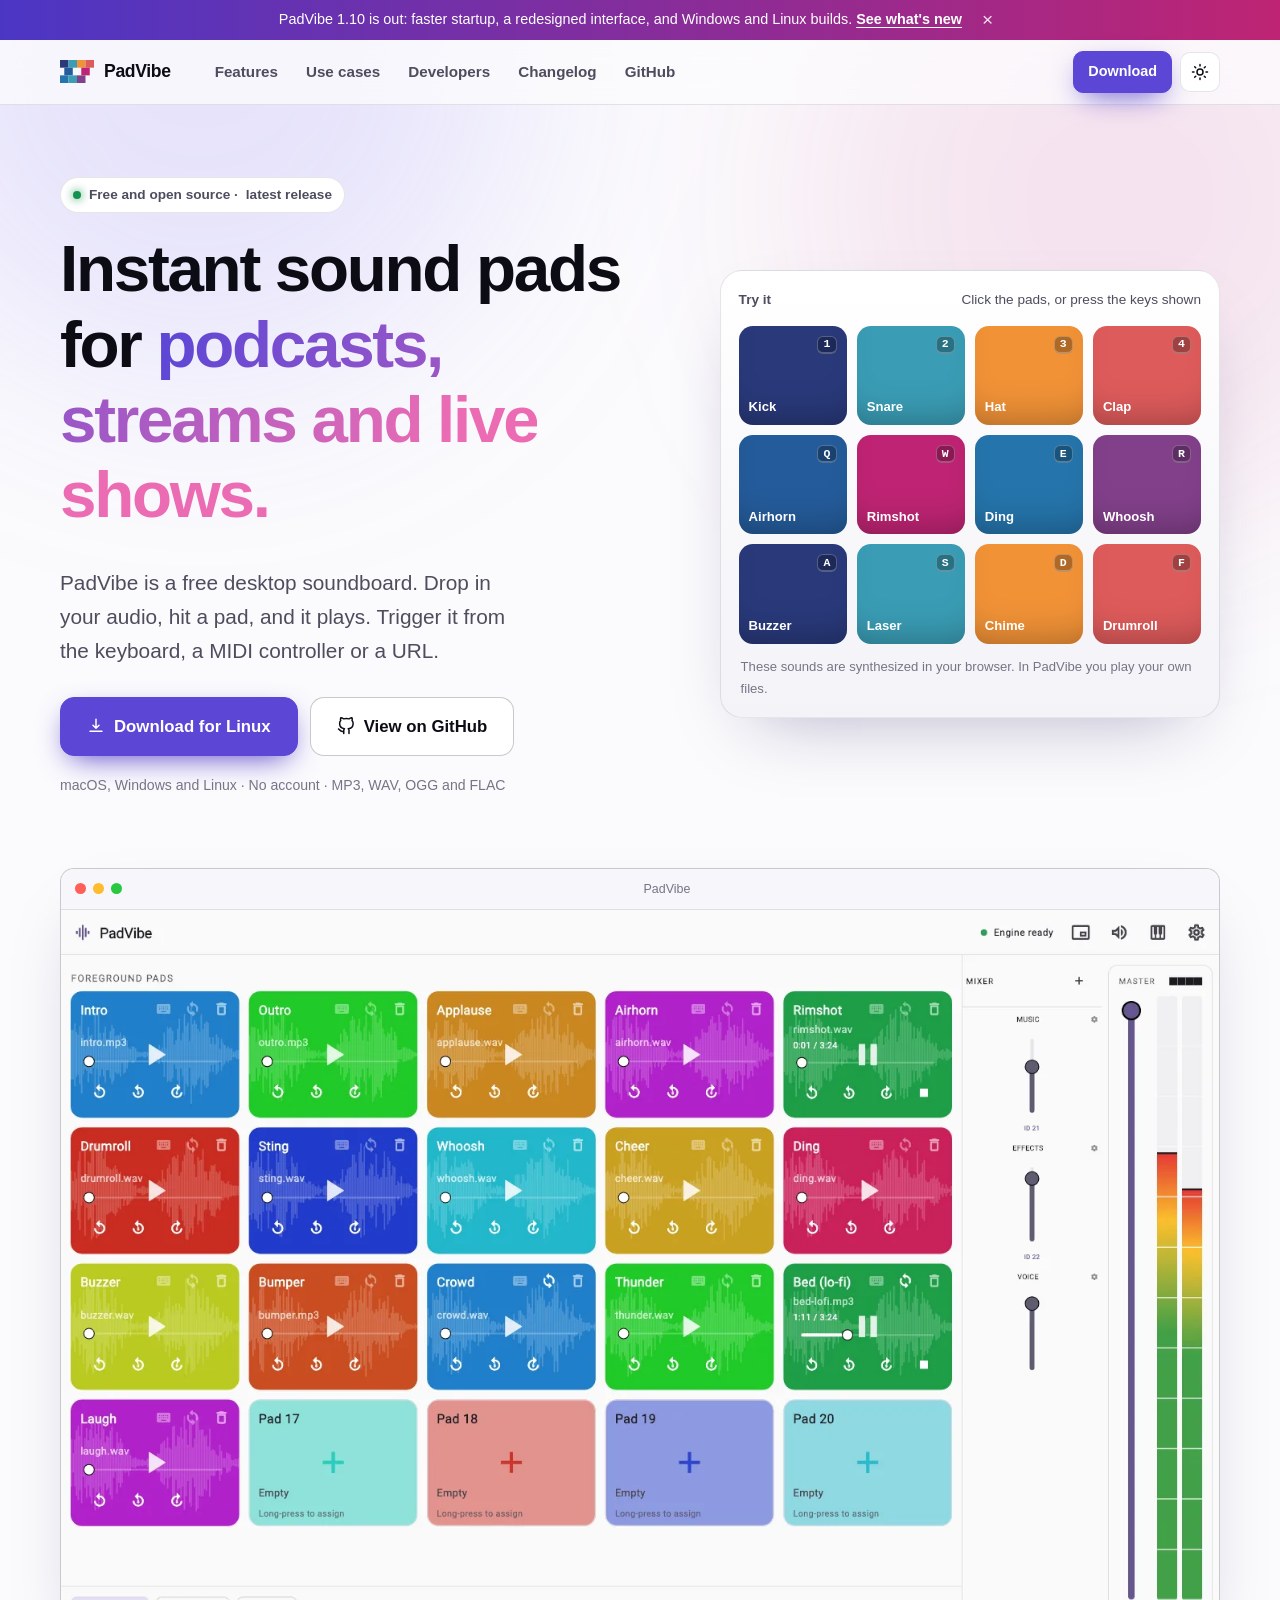
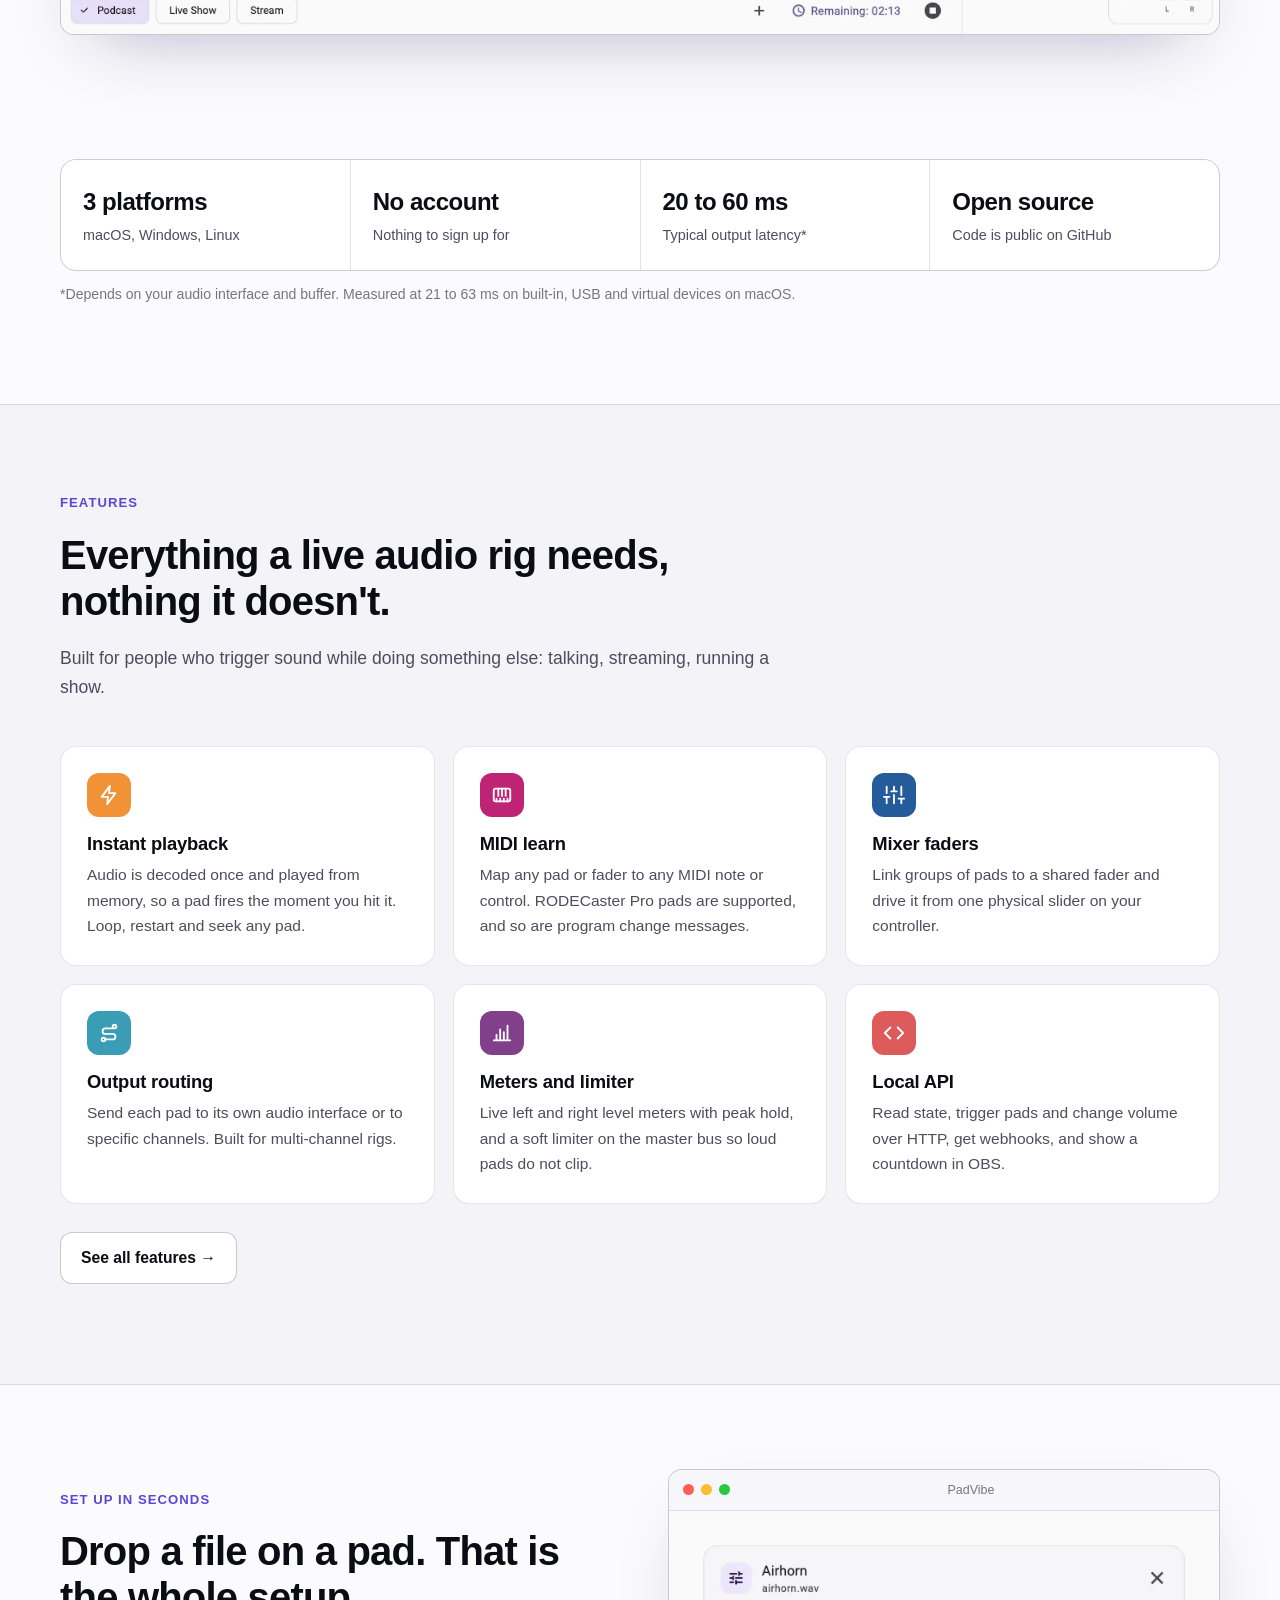
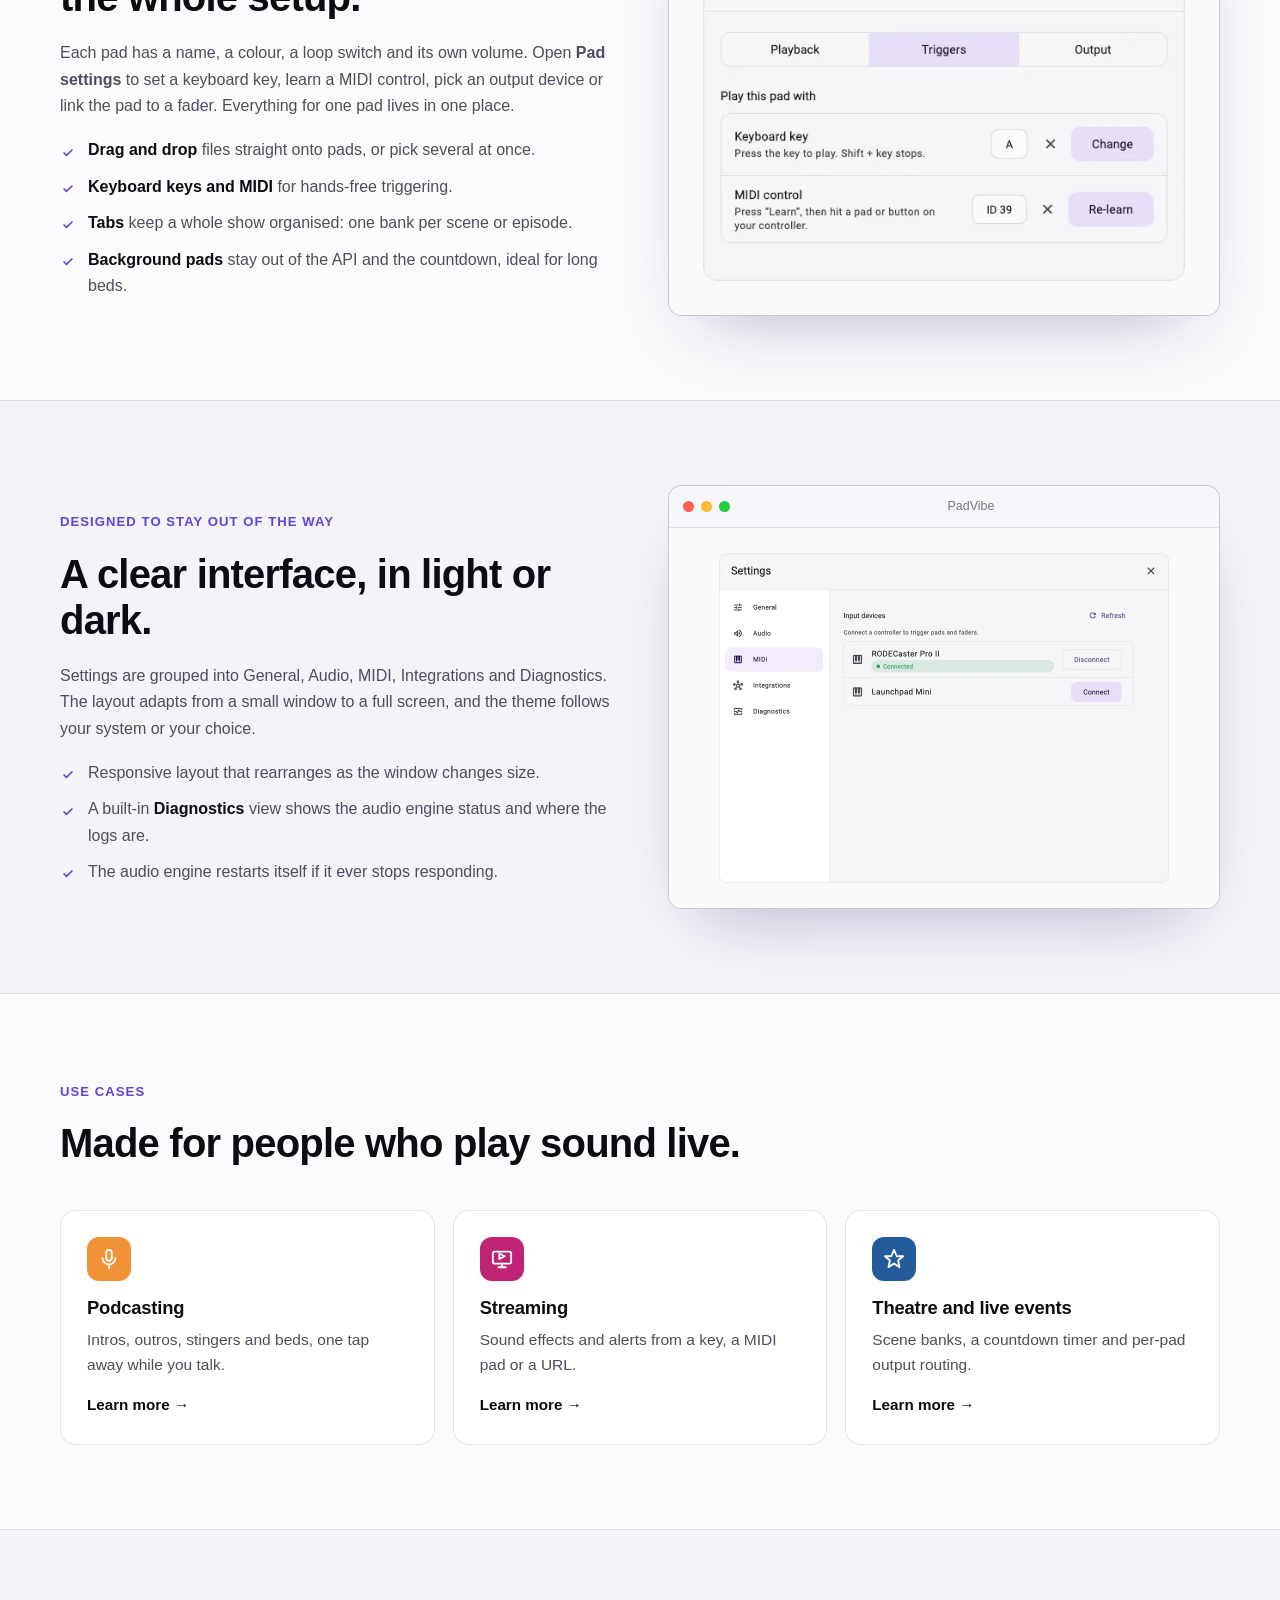
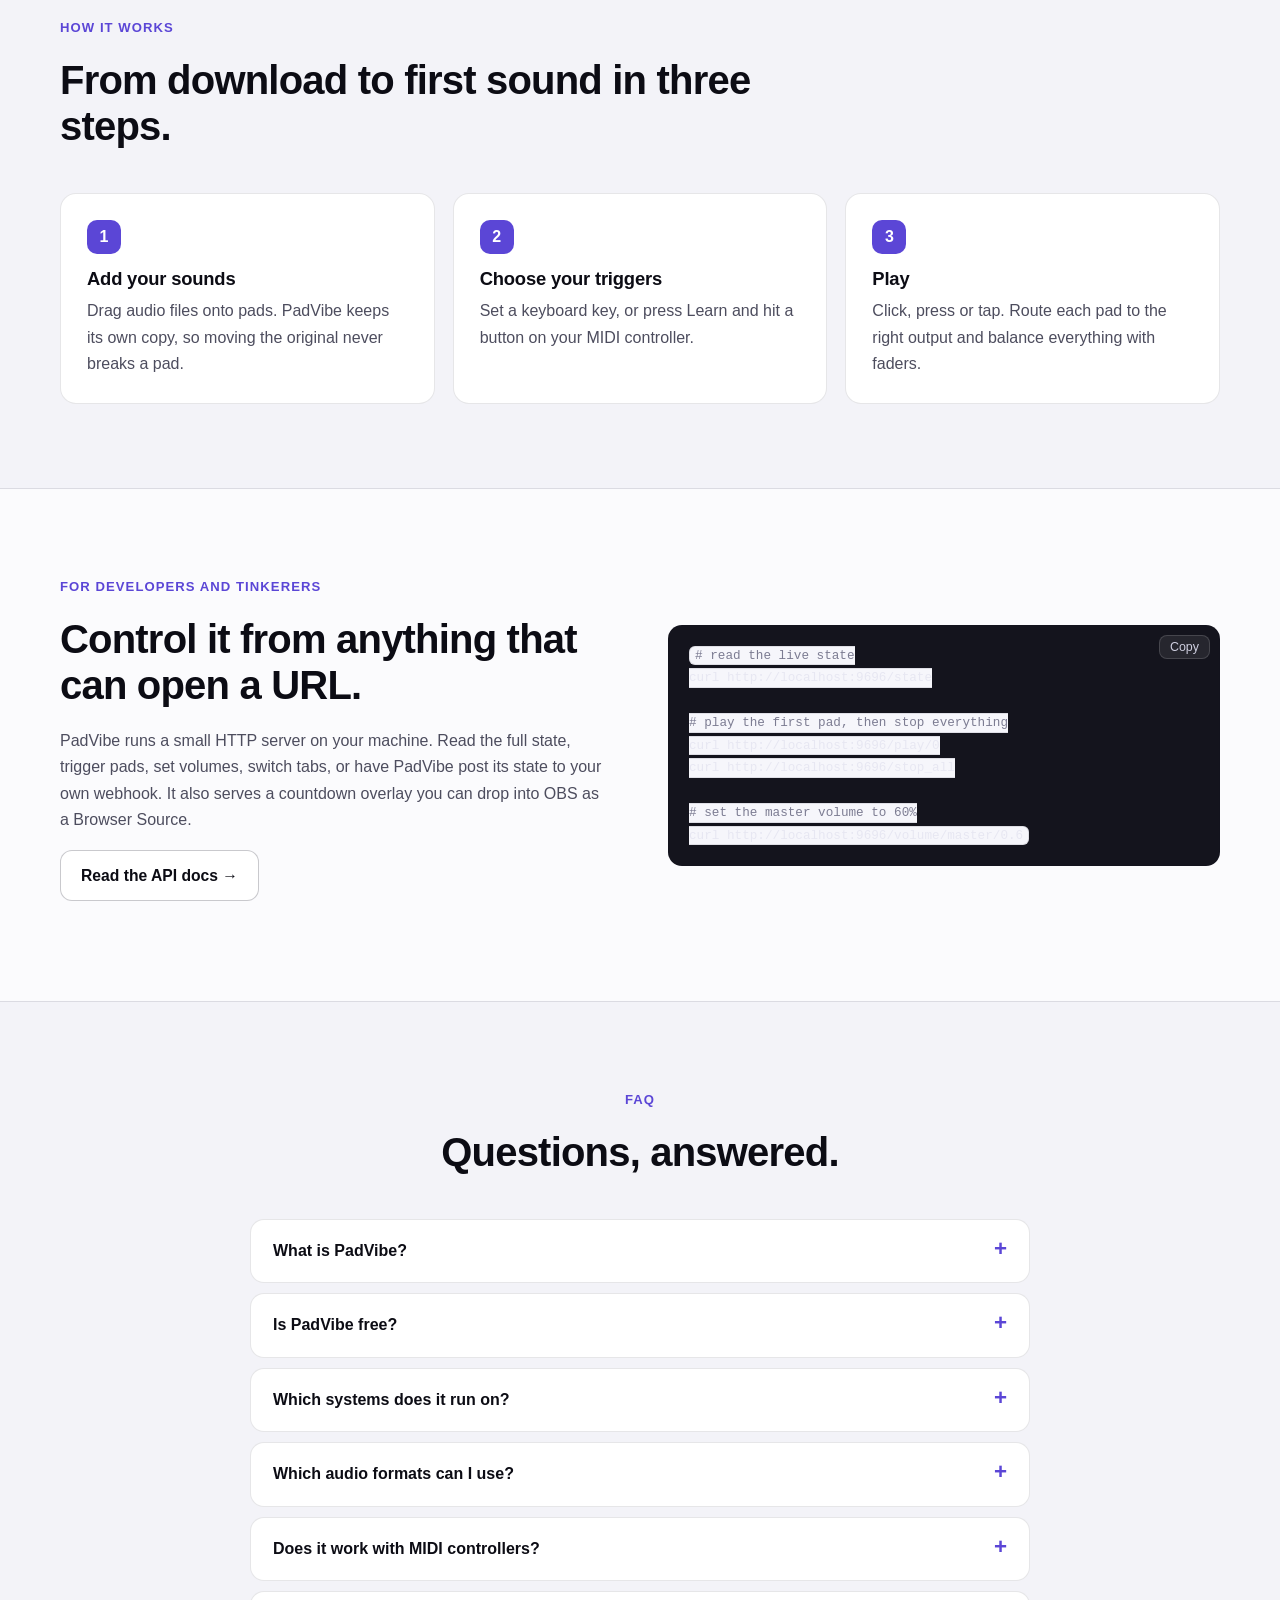
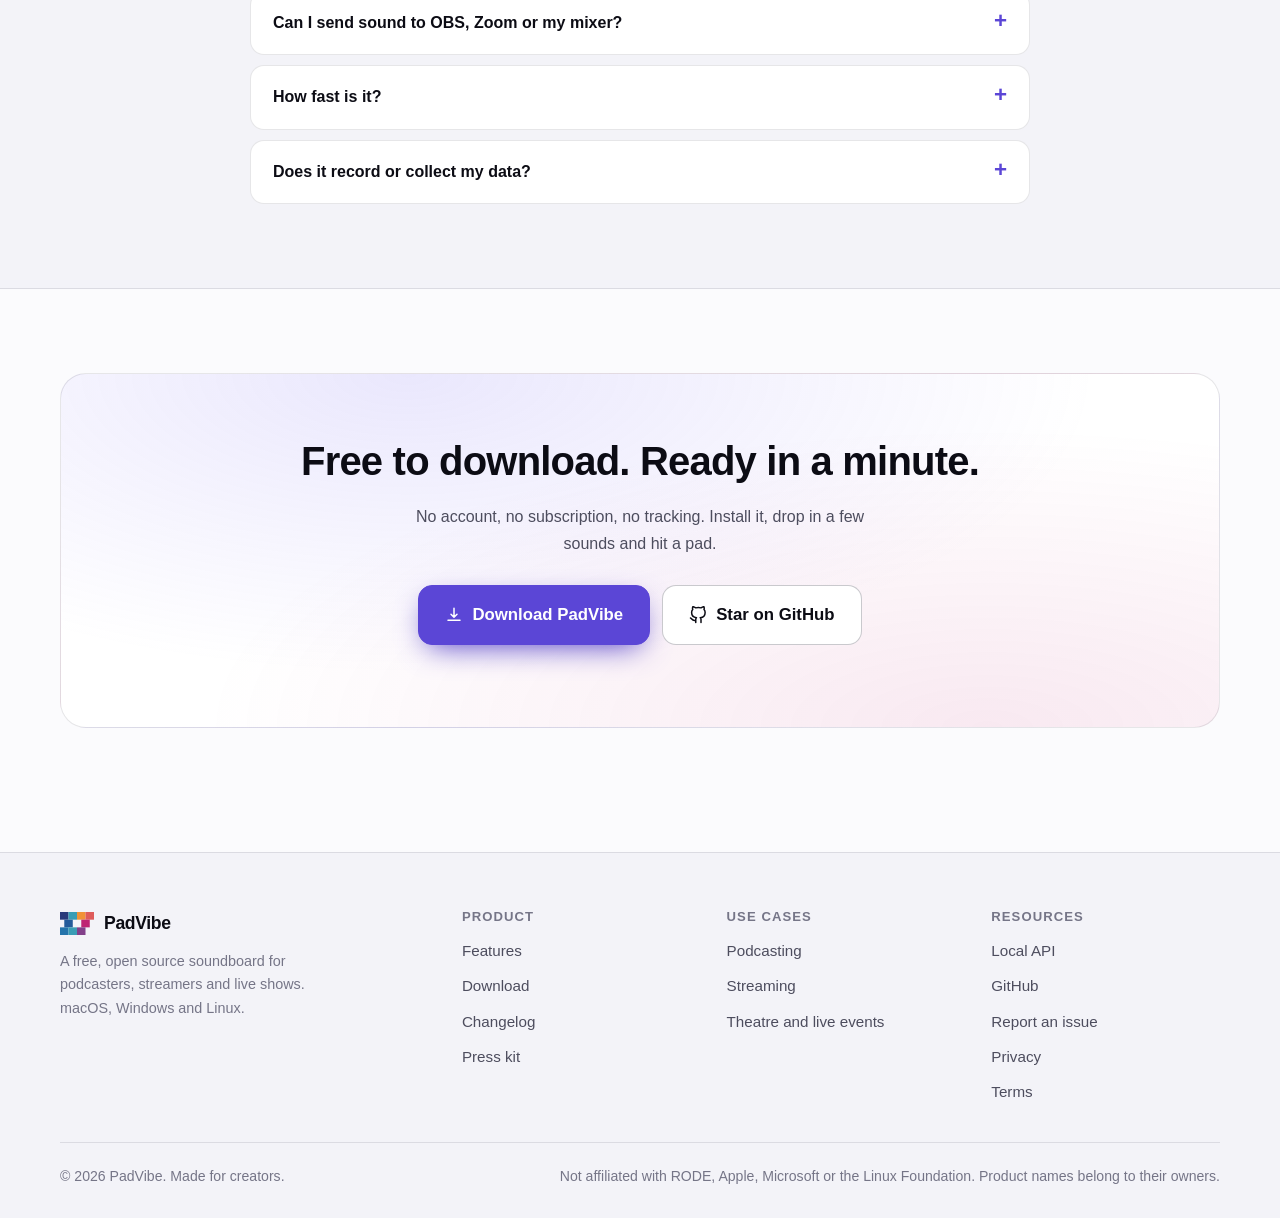
<file: index.html>
<!doctype html>
<html lang="en" data-theme="dark">
<head>
<meta charset="utf-8">
<meta name="viewport" content="width=device-width, initial-scale=1">
<title>PadVibe: Free Soundboard App for macOS, Windows &amp; Linux</title>
<meta name="description" content="PadVibe is a free soundboard app. Drop in audio, hit a pad, and it plays. MIDI learn, mixer faders, per-pad output routing and a local API.">
<meta name="robots" content="index, follow, max-image-preview:large">
<link rel="canonical" href="https://padvibe.pro26.in/">
<meta name="theme-color" content="#09090b">
<meta name="color-scheme" content="dark light">
<link rel="icon" href="/favicon.ico" sizes="48x48">
<link rel="icon" href="/assets/icons/favicon.svg" type="image/svg+xml">
<link rel="apple-touch-icon" href="/assets/icons/apple-touch-icon.png">
<link rel="manifest" href="/manifest.webmanifest">
<meta property="og:type" content="website">
<meta property="og:site_name" content="PadVibe">
<meta property="og:title" content="PadVibe: Free Soundboard App for macOS, Windows &amp; Linux">
<meta property="og:description" content="PadVibe is a free soundboard app. Drop in audio, hit a pad, and it plays. MIDI learn, mixer faders, per-pad output routing and a local API.">
<meta property="og:url" content="https://padvibe.pro26.in/">
<meta property="og:image" content="https://padvibe.pro26.in/assets/og/default.png">
<meta property="og:image:width" content="1200">
<meta property="og:image:height" content="630">
<meta property="og:image:alt" content="PadVibe: colourful sound pads, mixer faders and level meters">
<meta property="og:locale" content="en_US">
<meta name="twitter:card" content="summary_large_image">
<meta name="twitter:title" content="PadVibe: Free Soundboard App for macOS, Windows &amp; Linux">
<meta name="twitter:description" content="PadVibe is a free soundboard app. Drop in audio, hit a pad, and it plays. MIDI learn, mixer faders, per-pad output routing and a local API.">
<meta name="twitter:image" content="https://padvibe.pro26.in/assets/og/default.png">
<script>(function(){var t=null;try{t=localStorage.getItem('pv-theme')}catch(e){}if(!t){t=window.matchMedia&&window.matchMedia('(prefers-color-scheme: light)').matches?'light':'dark'}document.documentElement.setAttribute('data-theme',t)})()</script>
<link rel="preload" href="/assets/site.dc52f754ee.css" as="style">
<link rel="stylesheet" href="/assets/site.dc52f754ee.css">
<script type="application/ld+json">{"@context":"https://schema.org","@type":"SoftwareApplication","name":"PadVibe","url":"https://padvibe.pro26.in/","applicationCategory":"MultimediaApplication","applicationSubCategory":"Soundboard","operatingSystem":"macOS, Windows, Linux","description":"PadVibe is a free desktop soundboard for podcasters, streamers and live shows, with MIDI learn, mixer faders, per-pad output routing and a local HTTP API.","offers":{"@type":"Offer","price":"0","priceCurrency":"USD"},"downloadUrl":"https://padvibe.pro26.in/download/","installUrl":"https://padvibe.pro26.in/download/","softwareHelp":"https://padvibe.pro26.in/developers/","isAccessibleForFree":true,"image":"https://padvibe.pro26.in/assets/og/default.png","screenshot":["https://padvibe.pro26.in/assets/img/app-home-dark.webp","https://padvibe.pro26.in/assets/img/app-pad-settings-dark.webp"],"featureList":["Instant playback from memory","MIDI learn for pads and faders, including RODECaster Pro","Mixer faders linked to groups of pads","Per-pad output device and channel routing","Level meters with a soft limiter","Local HTTP API, webhooks and a timer overlay for OBS","Tabs, drag and drop, keyboard shortcuts, light and dark themes"],"sameAs":["https://github.com/shabeer-wms/padvibe"]}</script>
<script type="application/ld+json">{"@context":"https://schema.org","@type":"Organization","name":"PadVibe","url":"https://padvibe.pro26.in/","logo":"https://padvibe.pro26.in/assets/icons/icon-512.png","sameAs":["https://github.com/shabeer-wms/padvibe"]}</script>
<script type="application/ld+json">{"@context":"https://schema.org","@type":"WebSite","name":"PadVibe","url":"https://padvibe.pro26.in/"}</script>
<script type="application/ld+json">{"@context":"https://schema.org","@type":"FAQPage","mainEntity":[{"@type":"Question","name":"What is PadVibe?","acceptedAnswer":{"@type":"Answer","text":"PadVibe is a free desktop soundboard. You drop audio files onto pads, then play them with a click, a keyboard key, a MIDI controller or a URL. It is built for podcasters, streamers and live shows."}},{"@type":"Question","name":"Is PadVibe free?","acceptedAnswer":{"@type":"Answer","text":"Yes. PadVibe is free to download and use, with no account, subscription or ads. The source code is public on GitHub."}},{"@type":"Question","name":"Which systems does it run on?","acceptedAnswer":{"@type":"Answer","text":"macOS (Apple Silicon and Intel), Windows 10 and 11 (64-bit) and Linux (64-bit). The downloads are on the download page."}},{"@type":"Question","name":"Which audio formats can I use?","acceptedAnswer":{"@type":"Answer","text":"MP3, WAV, OGG and FLAC."}},{"@type":"Question","name":"Does it work with MIDI controllers?","acceptedAnswer":{"@type":"Answer","text":"Yes. Use MIDI learn to map any pad or mixer fader to any MIDI note or control change. It was built with RODECaster Pro pads in mind, and it also understands program change messages."}},{"@type":"Question","name":"Can I send sound to OBS, Zoom or my mixer?","acceptedAnswer":{"@type":"Answer","text":"Each pad can use its own output device, and on multi-channel interfaces its own channels. To send PadVibe into another app, choose a virtual audio device such as BlackHole on macOS or VB-Cable on Windows as the output and capture that in the other app."}},{"@type":"Question","name":"How fast is it?","acceptedAnswer":{"@type":"Answer","text":"Audio is decoded once and then played from memory, so a pad starts as soon as you hit it. Output latency is typically 20 to 60 milliseconds, depending on your audio interface."}},{"@type":"Question","name":"Does it record or collect my data?","acceptedAnswer":{"@type":"Answer","text":"No. PadVibe only plays audio. It has no account system and no analytics. Your sounds and settings stay on your computer. See the privacy page."}}]}</script>
</head>
<body>
<div class="glow" aria-hidden="true"></div>
<a class="skip" href="#main">Skip to content</a>
<div class="announce" id="announce" data-id="1.10"><div class="container"><span><span class="long">PadVibe 1.10 is out: faster startup, a redesigned interface, and Windows and Linux builds.</span><span class="short">PadVibe 1.10 is out.</span> <a href="/changelog/">See what's new</a></span><button type="button" aria-label="Dismiss announcement">&times;</button></div></div>
<header class="site-header"><div class="container">
<a class="brand" href="/" aria-label="PadVibe home"><img src="/assets/icons/logo-mark.svg" width="34" height="23" alt="">PadVibe</a>
<nav class="nav" id="nav" aria-label="Main" data-open="false"><a href="/features/">Features</a><a href="/use-cases/">Use cases</a><a href="/developers/">Developers</a><a href="/changelog/">Changelog</a><a href="https://github.com/shabeer-wms/padvibe" rel="noopener">GitHub</a></nav>
<div class="header-actions">
<a class="btn btn-primary btn-sm" href="/download/">Download</a>
<button class="icon-btn" id="theme-toggle" type="button" aria-label="Toggle light and dark theme"><svg viewBox="0 0 24 24" width="18" height="18" fill="none" stroke="currentColor" stroke-width="2" stroke-linecap="round" stroke-linejoin="round" aria-hidden="true"><circle cx="12" cy="12" r="4"/><path d="M12 2v2m0 16v2M4.900 4.900l1.400 1.400m11.400 11.400 1.400 1.400M2 12h2m16 0h2M4.900 19.100l1.400-1.400M17.700 6.300l1.400-1.400"/></svg></button>
<button class="icon-btn menu-btn" id="menu-btn" type="button" aria-label="Menu" aria-expanded="false" aria-controls="nav"><svg viewBox="0 0 24 24" width="18" height="18" fill="none" stroke="currentColor" stroke-width="2" stroke-linecap="round" stroke-linejoin="round" aria-hidden="true"><path d="M4 6h16M4 12h16M4 18h16"/></svg></button>
</div></div></header>
<main id="main">

<section class="hero"><div class="container">
<div class="hero-grid">
<div>
<span class="pill"><span class="dot"></span>Free and open source &middot; <span data-version>latest release</span></span>
<h1 style="margin-top:18px">Instant sound pads for <span class="grad">podcasts, streams and live shows.</span></h1>
<p class="lead">PadVibe is a free desktop soundboard. Drop in your audio, hit a pad, and it plays. Trigger it from the keyboard, a MIDI controller or a URL.</p>
<div class="cta-row">
<a class="btn btn-primary btn-lg" href="/download/" data-dl-primary><svg viewBox="0 0 24 24" fill="none" stroke="currentColor" stroke-width="2" stroke-linecap="round" stroke-linejoin="round" aria-hidden="true"><path d="M12 3v12m0 0 4-4m-4 4-4-4M4 19h16"/></svg> <span>Download for <span data-os-label>your computer</span></span></a>
<a class="btn btn-lg" href="https://github.com/shabeer-wms/padvibe" rel="noopener"><svg viewBox="0 0 24 24" fill="none" stroke="currentColor" stroke-width="2" stroke-linecap="round" stroke-linejoin="round" aria-hidden="true"><path d="M9 19c-5 1.5-5-2.5-7-3m14 6v-3.87a3.37 3.37 0 0 0-.94-2.61c3.14-.35 6.44-1.54 6.44-7A5.44 5.44 0 0 0 20 4.77 5.07 5.07 0 0 0 19.91 1S18.73.65 16 2.48a13.38 13.38 0 0 0-7 0C6.27.65 5.09 1 5.09 1A5.07 5.07 0 0 0 5 4.77a5.44 5.44 0 0 0-1.5 3.78c0 5.42 3.3 6.61 6.44 7A3.37 3.37 0 0 0 9 18.13V22"/></svg> View on GitHub</a>
</div>
<p class="fine">macOS, Windows and Linux &middot; No account &middot; MP3, WAV, OGG and FLAC</p>
</div>
<div class="padbox" role="group" aria-label="Try the pads">
<div class="padbox-head"><strong>Try it</strong><span>Click the pads, or press the keys shown</span></div>
<div class="padgrid" id="padgrid"><button class="pad" type="button" style="background:#29397a" data-sound="kick" data-key="1" data-dur="0.5" aria-label="Kick (key 1)"><kbd>1</kbd><span>Kick</span><i class="bar"></i></button><button class="pad" type="button" style="background:#3a9db5" data-sound="snare" data-key="2" data-dur="0.4" aria-label="Snare (key 2)"><kbd>2</kbd><span>Snare</span><i class="bar"></i></button><button class="pad" type="button" style="background:#f19237" data-sound="hat" data-key="3" data-dur="0.2" aria-label="Hat (key 3)"><kbd>3</kbd><span>Hat</span><i class="bar"></i></button><button class="pad" type="button" style="background:#de5b5b" data-sound="clap" data-key="4" data-dur="0.35" aria-label="Clap (key 4)"><kbd>4</kbd><span>Clap</span><i class="bar"></i></button><button class="pad" type="button" style="background:#245b9a" data-sound="airhorn" data-key="q" data-dur="0.9" aria-label="Airhorn (key Q)"><kbd>Q</kbd><span>Airhorn</span><i class="bar"></i></button><button class="pad" type="button" style="background:#be2473" data-sound="rimshot" data-key="w" data-dur="0.4" aria-label="Rimshot (key W)"><kbd>W</kbd><span>Rimshot</span><i class="bar"></i></button><button class="pad" type="button" style="background:#2574ab" data-sound="ding" data-key="e" data-dur="1.2" aria-label="Ding (key E)"><kbd>E</kbd><span>Ding</span><i class="bar"></i></button><button class="pad" type="button" style="background:#82408a" data-sound="whoosh" data-key="r" data-dur="0.8" aria-label="Whoosh (key R)"><kbd>R</kbd><span>Whoosh</span><i class="bar"></i></button><button class="pad" type="button" style="background:#29397a" data-sound="buzzer" data-key="a" data-dur="0.6" aria-label="Buzzer (key A)"><kbd>A</kbd><span>Buzzer</span><i class="bar"></i></button><button class="pad" type="button" style="background:#3a9db5" data-sound="laser" data-key="s" data-dur="0.35" aria-label="Laser (key S)"><kbd>S</kbd><span>Laser</span><i class="bar"></i></button><button class="pad" type="button" style="background:#f19237" data-sound="arp" data-key="d" data-dur="0.6" aria-label="Chime (key D)"><kbd>D</kbd><span>Chime</span><i class="bar"></i></button><button class="pad" type="button" style="background:#de5b5b" data-sound="roll" data-key="f" data-dur="0.9" aria-label="Drumroll (key F)"><kbd>F</kbd><span>Drumroll</span><i class="bar"></i></button></div>
<p class="pad-note">These sounds are synthesized in your browser. In PadVibe you play your own files.</p>
</div>
</div>
<div class="hero-shot"><div class="window"><div class="window-bar"><i></i><i></i><i></i><span>PadVibe</span></div><img class="shot-dark" src="/assets/img/app-home-dark.webp" srcset="/assets/img/app-home-dark-720.webp 720w, /assets/img/app-home-dark.webp 1440w" sizes="(max-width: 760px) 100vw, 1440px" width="1440" height="900" alt="PadVibe main window: a grid of colourful sound pads with waveforms, a mixer with faders, master level meters and a countdown timer" fetchpriority="high"><img class="shot-light" src="/assets/img/app-home-light.webp" srcset="/assets/img/app-home-light-720.webp 720w, /assets/img/app-home-light.webp 1440w" sizes="(max-width: 760px) 100vw, 1440px" width="1440" height="900" alt="PadVibe main window: a grid of colourful sound pads with waveforms, a mixer with faders, master level meters and a countdown timer" fetchpriority="high"></div></div>
</div></section>

<section class="section"><div class="container">
<div class="stats">
<div class="stat"><b>3 platforms</b><span>macOS, Windows, Linux</span></div>
<div class="stat"><b>No account</b><span>Nothing to sign up for</span></div>
<div class="stat"><b>20 to 60 ms</b><span>Typical output latency*</span></div>
<div class="stat"><b>Open source</b><span>Code is public on GitHub</span></div>
</div>
<p class="fine" style="margin-top:12px">*Depends on your audio interface and buffer. Measured at 21 to 63 ms on built-in, USB and virtual devices on macOS.</p>
</div></section>

<section class="section alt" id="features"><div class="container">
<div class="section-head"><span class="eyebrow">Features</span><h2>Everything a live audio rig needs, nothing it doesn't.</h2>
<p>Built for people who trigger sound while doing something else: talking, streaming, running a show.</p></div>
<div class="grid g3"><div class="card hover"><div class="ico" style="background:#f19237"><svg viewBox="0 0 24 24" fill="none" stroke="currentColor" stroke-width="2" stroke-linecap="round" stroke-linejoin="round" aria-hidden="true"><path d="M13 2 4 14h7l-1 8 9-12h-7z"/></svg></div><h3>Instant playback</h3><p>Audio is decoded once and played from memory, so a pad fires the moment you hit it. Loop, restart and seek any pad.</p></div><div class="card hover"><div class="ico" style="background:#be2473"><svg viewBox="0 0 24 24" fill="none" stroke="currentColor" stroke-width="2" stroke-linecap="round" stroke-linejoin="round" aria-hidden="true"><rect x="3" y="5" width="18" height="14" rx="2"/><path d="M8 5v8m4-8v8m4-8v8M6 19v-3m4 3v-3m4 3v-3m4 3v-3"/></svg></div><h3>MIDI learn</h3><p>Map any pad or fader to any MIDI note or control. RODECaster Pro pads are supported, and so are program change messages.</p></div><div class="card hover"><div class="ico" style="background:#245b9a"><svg viewBox="0 0 24 24" fill="none" stroke="currentColor" stroke-width="2" stroke-linecap="round" stroke-linejoin="round" aria-hidden="true"><path d="M4 21v-7m0-4V3m8 18v-9m0-4V3m8 18v-5m0-4V3M1 14h6m2-6h6m2 8h6"/></svg></div><h3>Mixer faders</h3><p>Link groups of pads to a shared fader and drive it from one physical slider on your controller.</p></div><div class="card hover"><div class="ico" style="background:#3a9db5"><svg viewBox="0 0 24 24" fill="none" stroke="currentColor" stroke-width="2" stroke-linecap="round" stroke-linejoin="round" aria-hidden="true"><circle cx="6" cy="19" r="2"/><circle cx="18" cy="5" r="2"/><path d="M8 19h8a3 3 0 0 0 0-6H8a3 3 0 0 1 0-6h8"/></svg></div><h3>Output routing</h3><p>Send each pad to its own audio interface or to specific channels. Built for multi-channel rigs.</p></div><div class="card hover"><div class="ico" style="background:#82408a"><svg viewBox="0 0 24 24" fill="none" stroke="currentColor" stroke-width="2" stroke-linecap="round" stroke-linejoin="round" aria-hidden="true"><path d="M3 20h18M6 20v-6m4 6V8m4 12v-9m4 9V4"/></svg></div><h3>Meters and limiter</h3><p>Live left and right level meters with peak hold, and a soft limiter on the master bus so loud pads do not clip.</p></div><div class="card hover"><div class="ico" style="background:#de5b5b"><svg viewBox="0 0 24 24" fill="none" stroke="currentColor" stroke-width="2" stroke-linecap="round" stroke-linejoin="round" aria-hidden="true"><path d="m16 18 6-6-6-6M8 6l-6 6 6 6"/></svg></div><h3>Local API</h3><p>Read state, trigger pads and change volume over HTTP, get webhooks, and show a countdown in OBS.</p></div></div>
<p style="margin-top:28px"><a class="btn" href="/features/">See all features &rarr;</a></p>
</div></section>

<section class="section"><div class="container">
<div class="split">
<div><span class="eyebrow">Set up in seconds</span><h2>Drop a file on a pad. That is the whole setup.</h2>
<p style="color:var(--muted)">Each pad has a name, a colour, a loop switch and its own volume. Open <strong>Pad settings</strong> to set a keyboard key, learn a MIDI control, pick an output device or link the pad to a fader. Everything for one pad lives in one place.</p>
<ul class="checks"><li><strong>Drag and drop</strong> files straight onto pads, or pick several at once.</li><li><strong>Keyboard keys and MIDI</strong> for hands-free triggering.</li><li><strong>Tabs</strong> keep a whole show organised: one bank per scene or episode.</li><li><strong>Background pads</strong> stay out of the API and the countdown, ideal for long beds.</li></ul></div>
<div><div class="window"><div class="window-bar"><i></i><i></i><i></i><span>PadVibe</span></div><img class="shot-dark" src="/assets/img/app-pad-settings-dark.webp" width="640" height="470" alt="PadVibe pad settings dialog with Playback, Triggers and Output tabs showing keyboard key and MIDI control assignment" loading="lazy" decoding="async"><img class="shot-light" src="/assets/img/app-pad-settings-light.webp" width="640" height="470" alt="PadVibe pad settings dialog with Playback, Triggers and Output tabs showing keyboard key and MIDI control assignment" loading="lazy" decoding="async"></div></div>
</div></div></section>

<section class="section alt"><div class="container">
<div class="split rev">
<div><div class="window"><div class="window-bar"><i></i><i></i><i></i><span>PadVibe</span></div><img class="shot-dark" src="/assets/img/app-settings-dark.webp" width="1100" height="760" alt="PadVibe settings screen listing MIDI input devices with Connect buttons" loading="lazy" decoding="async"><img class="shot-light" src="/assets/img/app-settings-light.webp" width="1100" height="760" alt="PadVibe settings screen listing MIDI input devices with Connect buttons" loading="lazy" decoding="async"></div></div>
<div><span class="eyebrow">Designed to stay out of the way</span><h2>A clear interface, in light or dark.</h2>
<p style="color:var(--muted)">Settings are grouped into General, Audio, MIDI, Integrations and Diagnostics. The layout adapts from a small window to a full screen, and the theme follows your system or your choice.</p>
<ul class="checks"><li>Responsive layout that rearranges as the window changes size.</li><li>A built-in <strong>Diagnostics</strong> view shows the audio engine status and where the logs are.</li><li>The audio engine restarts itself if it ever stops responding.</li></ul></div>
</div></div></section>

<section class="section"><div class="container">
<div class="section-head"><span class="eyebrow">Use cases</span><h2>Made for people who play sound live.</h2></div>
<div class="grid g3"><a class="card" href="/use-cases/podcasting/"><div class="ico" style="background:#f19237"><svg viewBox="0 0 24 24" fill="none" stroke="currentColor" stroke-width="2" stroke-linecap="round" stroke-linejoin="round" aria-hidden="true"><rect x="9" y="2" width="6" height="12" rx="3"/><path d="M5 11a7 7 0 0 0 14 0m-7 7v4"/></svg></div><h3>Podcasting</h3><p>Intros, outros, stingers and beds, one tap away while you talk.</p><span class="more">Learn more &rarr;</span></a><a class="card" href="/use-cases/streaming/"><div class="ico" style="background:#be2473"><svg viewBox="0 0 24 24" fill="none" stroke="currentColor" stroke-width="2" stroke-linecap="round" stroke-linejoin="round" aria-hidden="true"><rect x="2" y="4" width="20" height="13" rx="2"/><path d="M8 21h8m-4-4v4m-3-9 6-3-6-3z"/></svg></div><h3>Streaming</h3><p>Sound effects and alerts from a key, a MIDI pad or a URL.</p><span class="more">Learn more &rarr;</span></a><a class="card" href="/use-cases/theatre/"><div class="ico" style="background:#245b9a"><svg viewBox="0 0 24 24" fill="none" stroke="currentColor" stroke-width="2" stroke-linecap="round" stroke-linejoin="round" aria-hidden="true"><path d="m12 2 3 7h7l-5.5 4.5L18 21l-6-4-6 4 1.5-7.5L2 9h7z"/></svg></div><h3>Theatre and live events</h3><p>Scene banks, a countdown timer and per-pad output routing.</p><span class="more">Learn more &rarr;</span></a></div>
</div></section>

<section class="section alt"><div class="container">
<div class="section-head"><span class="eyebrow">How it works</span><h2>From download to first sound in three steps.</h2></div>
<div class="steps">
<div class="step"><h3>Add your sounds</h3><p>Drag audio files onto pads. PadVibe keeps its own copy, so moving the original never breaks a pad.</p></div>
<div class="step"><h3>Choose your triggers</h3><p>Set a keyboard key, or press Learn and hit a button on your MIDI controller.</p></div>
<div class="step"><h3>Play</h3><p>Click, press or tap. Route each pad to the right output and balance everything with faders.</p></div>
</div></div></section>

<section class="section"><div class="container">
<div class="split">
<div><span class="eyebrow">For developers and tinkerers</span><h2>Control it from anything that can open a URL.</h2>
<p style="color:var(--muted)">PadVibe runs a small HTTP server on your machine. Read the full state, trigger pads, set volumes, switch tabs, or have PadVibe post its state to your own webhook. It also serves a countdown overlay you can drop into OBS as a Browser Source.</p>
<p><a class="btn" href="/developers/">Read the API docs &rarr;</a></p></div>
<div><div class="codewrap"><button class="copy" type="button">Copy</button><pre><code><span class="tok-c"># read the live state</span>
curl http://localhost:9696/state

<span class="tok-c"># play the first pad, then stop everything</span>
curl http://localhost:9696/play/0
curl http://localhost:9696/stop_all

<span class="tok-c"># set the master volume to 60%</span>
curl http://localhost:9696/volume/master/0.6</code></pre></div></div>
</div></div></section>

<section class="section alt"><div class="narrow">
<div class="section-head center"><span class="eyebrow">FAQ</span><h2>Questions, answered.</h2></div>
<div class="faq"><details><summary>What is PadVibe?</summary><div><p>PadVibe is a free desktop soundboard. You drop audio files onto pads, then play them with a click, a keyboard key, a MIDI controller or a URL. It is built for podcasters, streamers and live shows.</p></div></details><details><summary>Is PadVibe free?</summary><div><p>Yes. PadVibe is free to download and use, with no account, subscription or ads. The source code is public on GitHub.</p></div></details><details><summary>Which systems does it run on?</summary><div><p>macOS (Apple Silicon and Intel), Windows 10 and 11 (64-bit) and Linux (64-bit). The downloads are on the <a href="/download/">download page</a>.</p></div></details><details><summary>Which audio formats can I use?</summary><div><p>MP3, WAV, OGG and FLAC.</p></div></details><details><summary>Does it work with MIDI controllers?</summary><div><p>Yes. Use MIDI learn to map any pad or mixer fader to any MIDI note or control change. It was built with RODECaster Pro pads in mind, and it also understands program change messages.</p></div></details><details><summary>Can I send sound to OBS, Zoom or my mixer?</summary><div><p>Each pad can use its own output device, and on multi-channel interfaces its own channels. To send PadVibe into another app, choose a virtual audio device such as BlackHole on macOS or VB-Cable on Windows as the output and capture that in the other app.</p></div></details><details><summary>How fast is it?</summary><div><p>Audio is decoded once and then played from memory, so a pad starts as soon as you hit it. Output latency is typically 20 to 60 milliseconds, depending on your audio interface.</p></div></details><details><summary>Does it record or collect my data?</summary><div><p>No. PadVibe only plays audio. It has no account system and no analytics. Your sounds and settings stay on your computer. See the <a href="/privacy/">privacy page</a>.</p></div></details></div>
</div></section>
<section class="section"><div class="container"><div class="cta-band">
<h2>Free to download. Ready in a minute.</h2><p>No account, no subscription, no tracking. Install it, drop in a few sounds and hit a pad.</p>
<div class="cta-row"><a class="btn btn-primary btn-lg" href="/download/"><svg viewBox="0 0 24 24" fill="none" stroke="currentColor" stroke-width="2" stroke-linecap="round" stroke-linejoin="round" aria-hidden="true"><path d="M12 3v12m0 0 4-4m-4 4-4-4M4 19h16"/></svg> Download PadVibe</a><a class="btn btn-lg" href="https://github.com/shabeer-wms/padvibe" rel="noopener"><svg viewBox="0 0 24 24" fill="none" stroke="currentColor" stroke-width="2" stroke-linecap="round" stroke-linejoin="round" aria-hidden="true"><path d="M9 19c-5 1.5-5-2.5-7-3m14 6v-3.87a3.37 3.37 0 0 0-.94-2.61c3.14-.35 6.44-1.54 6.44-7A5.44 5.44 0 0 0 20 4.77 5.07 5.07 0 0 0 19.91 1S18.73.65 16 2.48a13.38 13.38 0 0 0-7 0C6.27.65 5.09 1 5.09 1A5.07 5.07 0 0 0 5 4.77a5.44 5.44 0 0 0-1.5 3.78c0 5.42 3.3 6.61 6.44 7A3.37 3.37 0 0 0 9 18.13V22"/></svg> Star on GitHub</a></div>
</div></div></section>
</main>
<footer class="site-footer"><div class="container">
<div class="footer-grid">
<div><a class="brand" href="/"><img src="/assets/icons/logo-mark.svg" width="34" height="23" alt="">PadVibe</a>
<p class="footer-note">A free, open source soundboard for podcasters, streamers and live shows. macOS, Windows and Linux.</p></div>
<div><h4>Product</h4><ul><li><a href="/features/">Features</a></li><li><a href="/download/">Download</a></li><li><a href="/changelog/">Changelog</a></li><li><a href="/press/">Press kit</a></li></ul></div>
<div><h4>Use cases</h4><ul><li><a href="/use-cases/podcasting/">Podcasting</a></li><li><a href="/use-cases/streaming/">Streaming</a></li><li><a href="/use-cases/theatre/">Theatre and live events</a></li></ul></div>
<div><h4>Resources</h4><ul><li><a href="/developers/">Local API</a></li><li><a href="https://github.com/shabeer-wms/padvibe" rel="noopener">GitHub</a></li><li><a href="https://github.com/shabeer-wms/padvibe/issues" rel="noopener">Report an issue</a></li><li><a href="/privacy/">Privacy</a></li><li><a href="/terms/">Terms</a></li></ul></div>
</div>
<div class="footer-bottom"><span>&copy; <span data-year>2026</span> PadVibe. Made for creators.</span><span>Not affiliated with RODE, Apple, Microsoft or the Linux Foundation. Product names belong to their owners.</span></div>
</div></footer>
<script src="/assets/site.4065edfec7.js" defer></script>
</body>
</html>
</file>
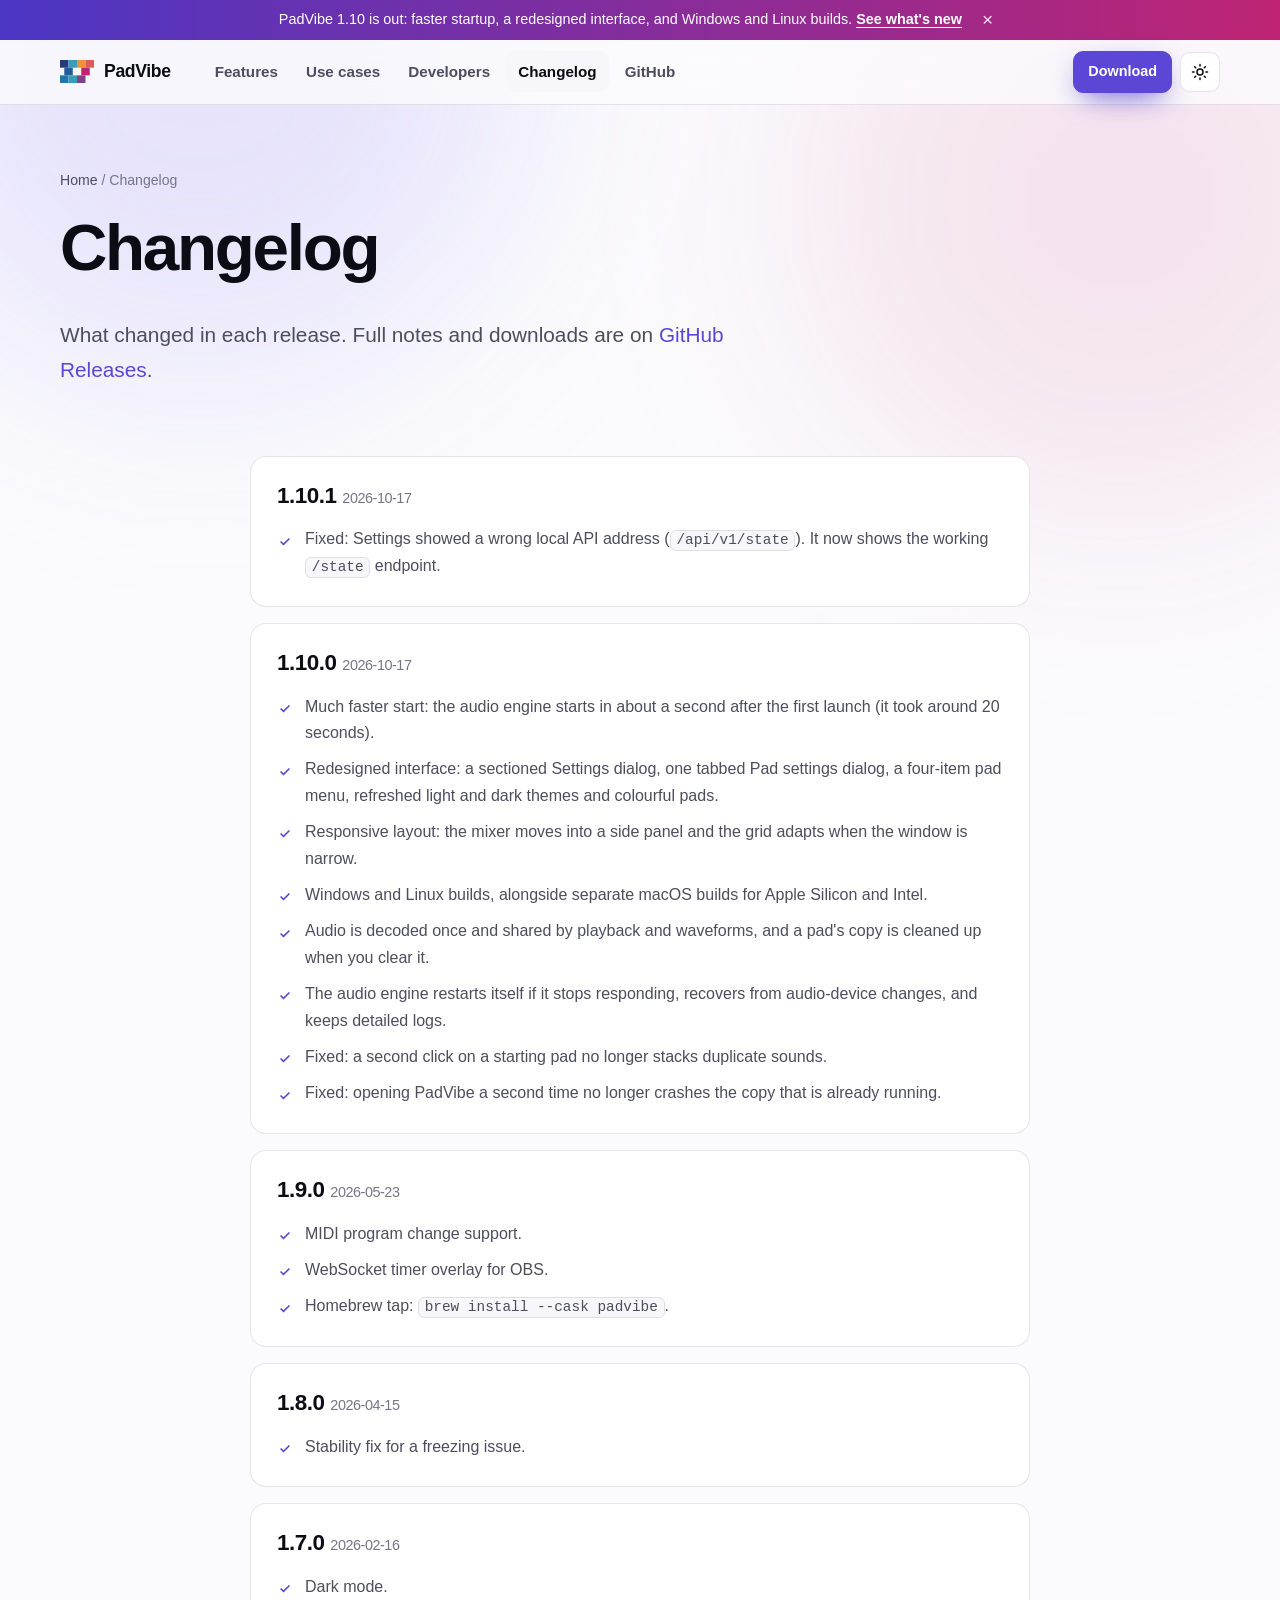
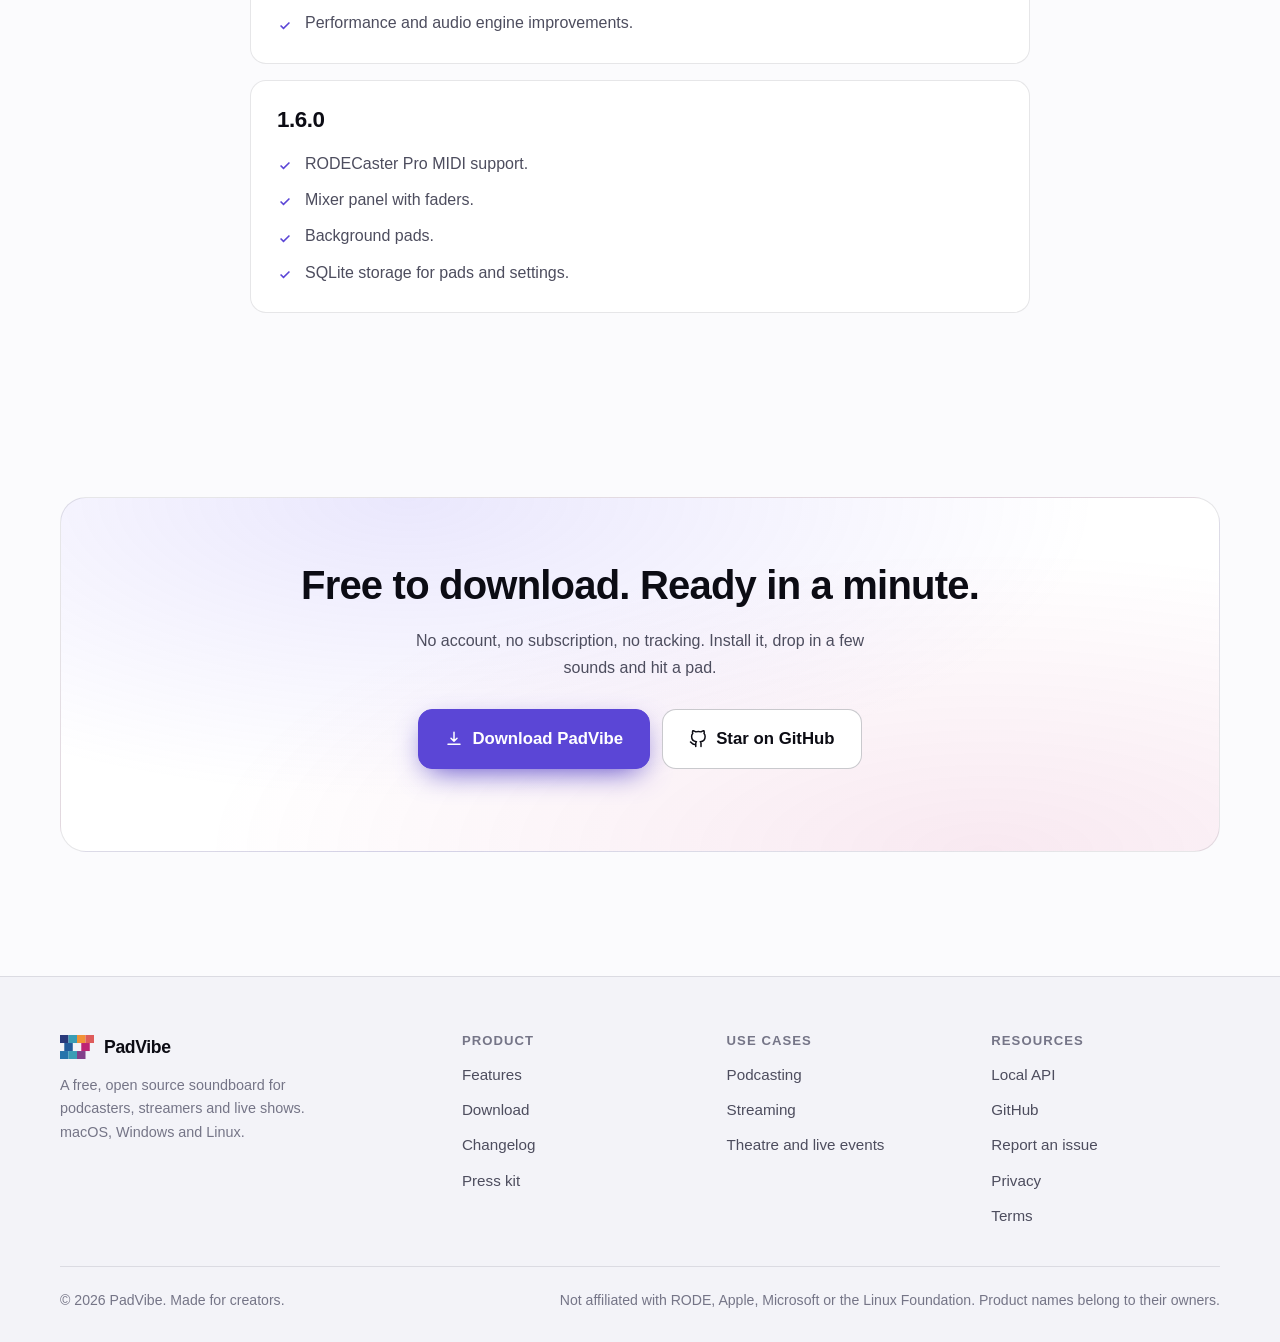
<file: changelog/index.html>
<!doctype html>
<html lang="en" data-theme="dark">
<head>
<meta charset="utf-8">
<meta name="viewport" content="width=device-width, initial-scale=1">
<title>PadVibe Changelog: Release Notes &amp; What&#x27;s New</title>
<meta name="description" content="Release notes for PadVibe: what is new in 1.10 and earlier versions of the free soundboard.">
<meta name="robots" content="index, follow, max-image-preview:large">
<link rel="canonical" href="https://padvibe.pro26.in/changelog/">
<meta name="theme-color" content="#09090b">
<meta name="color-scheme" content="dark light">
<link rel="icon" href="/favicon.ico" sizes="48x48">
<link rel="icon" href="/assets/icons/favicon.svg" type="image/svg+xml">
<link rel="apple-touch-icon" href="/assets/icons/apple-touch-icon.png">
<link rel="manifest" href="/manifest.webmanifest">
<meta property="og:type" content="website">
<meta property="og:site_name" content="PadVibe">
<meta property="og:title" content="PadVibe Changelog: Release Notes &amp; What&#x27;s New">
<meta property="og:description" content="Release notes for PadVibe: what is new in 1.10 and earlier versions of the free soundboard.">
<meta property="og:url" content="https://padvibe.pro26.in/changelog/">
<meta property="og:image" content="https://padvibe.pro26.in/assets/og/default.png">
<meta property="og:image:width" content="1200">
<meta property="og:image:height" content="630">
<meta property="og:image:alt" content="PadVibe: colourful sound pads, mixer faders and level meters">
<meta property="og:locale" content="en_US">
<meta name="twitter:card" content="summary_large_image">
<meta name="twitter:title" content="PadVibe Changelog: Release Notes &amp; What&#x27;s New">
<meta name="twitter:description" content="Release notes for PadVibe: what is new in 1.10 and earlier versions of the free soundboard.">
<meta name="twitter:image" content="https://padvibe.pro26.in/assets/og/default.png">
<script>(function(){var t=null;try{t=localStorage.getItem('pv-theme')}catch(e){}if(!t){t=window.matchMedia&&window.matchMedia('(prefers-color-scheme: light)').matches?'light':'dark'}document.documentElement.setAttribute('data-theme',t)})()</script>
<link rel="preload" href="/assets/site.dc52f754ee.css" as="style">
<link rel="stylesheet" href="/assets/site.dc52f754ee.css">
<script type="application/ld+json">{"@context":"https://schema.org","@type":"BreadcrumbList","itemListElement":[{"@type":"ListItem","position":1,"name":"Home","item":"https://padvibe.pro26.in/"},{"@type":"ListItem","position":2,"name":"Changelog","item":"https://padvibe.pro26.in/changelog/"}]}</script>
</head>
<body>
<div class="glow" aria-hidden="true"></div>
<a class="skip" href="#main">Skip to content</a>
<div class="announce" id="announce" data-id="1.10"><div class="container"><span><span class="long">PadVibe 1.10 is out: faster startup, a redesigned interface, and Windows and Linux builds.</span><span class="short">PadVibe 1.10 is out.</span> <a href="/changelog/">See what's new</a></span><button type="button" aria-label="Dismiss announcement">&times;</button></div></div>
<header class="site-header"><div class="container">
<a class="brand" href="/" aria-label="PadVibe home"><img src="/assets/icons/logo-mark.svg" width="34" height="23" alt="">PadVibe</a>
<nav class="nav" id="nav" aria-label="Main" data-open="false"><a href="/features/">Features</a><a href="/use-cases/">Use cases</a><a href="/developers/">Developers</a><a href="/changelog/" aria-current="page">Changelog</a><a href="https://github.com/shabeer-wms/padvibe" rel="noopener">GitHub</a></nav>
<div class="header-actions">
<a class="btn btn-primary btn-sm" href="/download/">Download</a>
<button class="icon-btn" id="theme-toggle" type="button" aria-label="Toggle light and dark theme"><svg viewBox="0 0 24 24" width="18" height="18" fill="none" stroke="currentColor" stroke-width="2" stroke-linecap="round" stroke-linejoin="round" aria-hidden="true"><circle cx="12" cy="12" r="4"/><path d="M12 2v2m0 16v2M4.900 4.900l1.400 1.400m11.400 11.400 1.400 1.400M2 12h2m16 0h2M4.900 19.100l1.400-1.400M17.700 6.300l1.400-1.400"/></svg></button>
<button class="icon-btn menu-btn" id="menu-btn" type="button" aria-label="Menu" aria-expanded="false" aria-controls="nav"><svg viewBox="0 0 24 24" width="18" height="18" fill="none" stroke="currentColor" stroke-width="2" stroke-linecap="round" stroke-linejoin="round" aria-hidden="true"><path d="M4 6h16M4 12h16M4 18h16"/></svg></button>
</div></div></header>
<main id="main">
<section class="page-hero"><div class="container"><nav class="crumbs" aria-label="Breadcrumb"><a href="/">Home</a> / <span>Changelog</span></nav>
<h1>Changelog</h1><p class="lead">What changed in each release. Full notes and downloads are on <a href="https://github.com/shabeer-wms/padvibe/releases" rel="noopener">GitHub Releases</a>.</p></div></section>
<section class="section" style="padding-top:20px"><div class="narrow"><section class="card" style="margin-bottom:16px"><h2 style="font-size:1.4rem">1.10.1 <span class="fine" style="font-size:0.9rem;font-weight:500">2026-10-17</span></h2><ul class="checks"><li>Fixed: Settings showed a wrong local API address (<code>/api/v1/state</code>). It now shows the working <code>/state</code> endpoint.</li></ul></section><section class="card" style="margin-bottom:16px"><h2 style="font-size:1.4rem">1.10.0 <span class="fine" style="font-size:0.9rem;font-weight:500">2026-10-17</span></h2><ul class="checks"><li>Much faster start: the audio engine starts in about a second after the first launch (it took around 20 seconds).</li><li>Redesigned interface: a sectioned Settings dialog, one tabbed Pad settings dialog, a four-item pad menu, refreshed light and dark themes and colourful pads.</li><li>Responsive layout: the mixer moves into a side panel and the grid adapts when the window is narrow.</li><li>Windows and Linux builds, alongside separate macOS builds for Apple Silicon and Intel.</li><li>Audio is decoded once and shared by playback and waveforms, and a pad's copy is cleaned up when you clear it.</li><li>The audio engine restarts itself if it stops responding, recovers from audio-device changes, and keeps detailed logs.</li><li>Fixed: a second click on a starting pad no longer stacks duplicate sounds.</li><li>Fixed: opening PadVibe a second time no longer crashes the copy that is already running.</li></ul></section><section class="card" style="margin-bottom:16px"><h2 style="font-size:1.4rem">1.9.0 <span class="fine" style="font-size:0.9rem;font-weight:500">2026-05-23</span></h2><ul class="checks"><li>MIDI program change support.</li><li>WebSocket timer overlay for OBS.</li><li>Homebrew tap: <code>brew install --cask padvibe</code>.</li></ul></section><section class="card" style="margin-bottom:16px"><h2 style="font-size:1.4rem">1.8.0 <span class="fine" style="font-size:0.9rem;font-weight:500">2026-04-15</span></h2><ul class="checks"><li>Stability fix for a freezing issue.</li></ul></section><section class="card" style="margin-bottom:16px"><h2 style="font-size:1.4rem">1.7.0 <span class="fine" style="font-size:0.9rem;font-weight:500">2026-02-16</span></h2><ul class="checks"><li>Dark mode.</li><li>Performance and audio engine improvements.</li></ul></section><section class="card" style="margin-bottom:16px"><h2 style="font-size:1.4rem">1.6.0 <span class="fine" style="font-size:0.9rem;font-weight:500"></span></h2><ul class="checks"><li>RODECaster Pro MIDI support.</li><li>Mixer panel with faders.</li><li>Background pads.</li><li>SQLite storage for pads and settings.</li></ul></section></div></section><section class="section"><div class="container"><div class="cta-band">
<h2>Free to download. Ready in a minute.</h2><p>No account, no subscription, no tracking. Install it, drop in a few sounds and hit a pad.</p>
<div class="cta-row"><a class="btn btn-primary btn-lg" href="/download/"><svg viewBox="0 0 24 24" fill="none" stroke="currentColor" stroke-width="2" stroke-linecap="round" stroke-linejoin="round" aria-hidden="true"><path d="M12 3v12m0 0 4-4m-4 4-4-4M4 19h16"/></svg> Download PadVibe</a><a class="btn btn-lg" href="https://github.com/shabeer-wms/padvibe" rel="noopener"><svg viewBox="0 0 24 24" fill="none" stroke="currentColor" stroke-width="2" stroke-linecap="round" stroke-linejoin="round" aria-hidden="true"><path d="M9 19c-5 1.5-5-2.5-7-3m14 6v-3.87a3.37 3.37 0 0 0-.94-2.61c3.14-.35 6.44-1.54 6.44-7A5.44 5.44 0 0 0 20 4.77 5.07 5.07 0 0 0 19.91 1S18.73.65 16 2.48a13.38 13.38 0 0 0-7 0C6.27.65 5.09 1 5.09 1A5.07 5.07 0 0 0 5 4.77a5.44 5.44 0 0 0-1.5 3.78c0 5.42 3.3 6.61 6.44 7A3.37 3.37 0 0 0 9 18.13V22"/></svg> Star on GitHub</a></div>
</div></div></section>
</main>
<footer class="site-footer"><div class="container">
<div class="footer-grid">
<div><a class="brand" href="/"><img src="/assets/icons/logo-mark.svg" width="34" height="23" alt="">PadVibe</a>
<p class="footer-note">A free, open source soundboard for podcasters, streamers and live shows. macOS, Windows and Linux.</p></div>
<div><h4>Product</h4><ul><li><a href="/features/">Features</a></li><li><a href="/download/">Download</a></li><li><a href="/changelog/">Changelog</a></li><li><a href="/press/">Press kit</a></li></ul></div>
<div><h4>Use cases</h4><ul><li><a href="/use-cases/podcasting/">Podcasting</a></li><li><a href="/use-cases/streaming/">Streaming</a></li><li><a href="/use-cases/theatre/">Theatre and live events</a></li></ul></div>
<div><h4>Resources</h4><ul><li><a href="/developers/">Local API</a></li><li><a href="https://github.com/shabeer-wms/padvibe" rel="noopener">GitHub</a></li><li><a href="https://github.com/shabeer-wms/padvibe/issues" rel="noopener">Report an issue</a></li><li><a href="/privacy/">Privacy</a></li><li><a href="/terms/">Terms</a></li></ul></div>
</div>
<div class="footer-bottom"><span>&copy; <span data-year>2026</span> PadVibe. Made for creators.</span><span>Not affiliated with RODE, Apple, Microsoft or the Linux Foundation. Product names belong to their owners.</span></div>
</div></footer>
<script src="/assets/site.4065edfec7.js" defer></script>
</body>
</html>
</file>
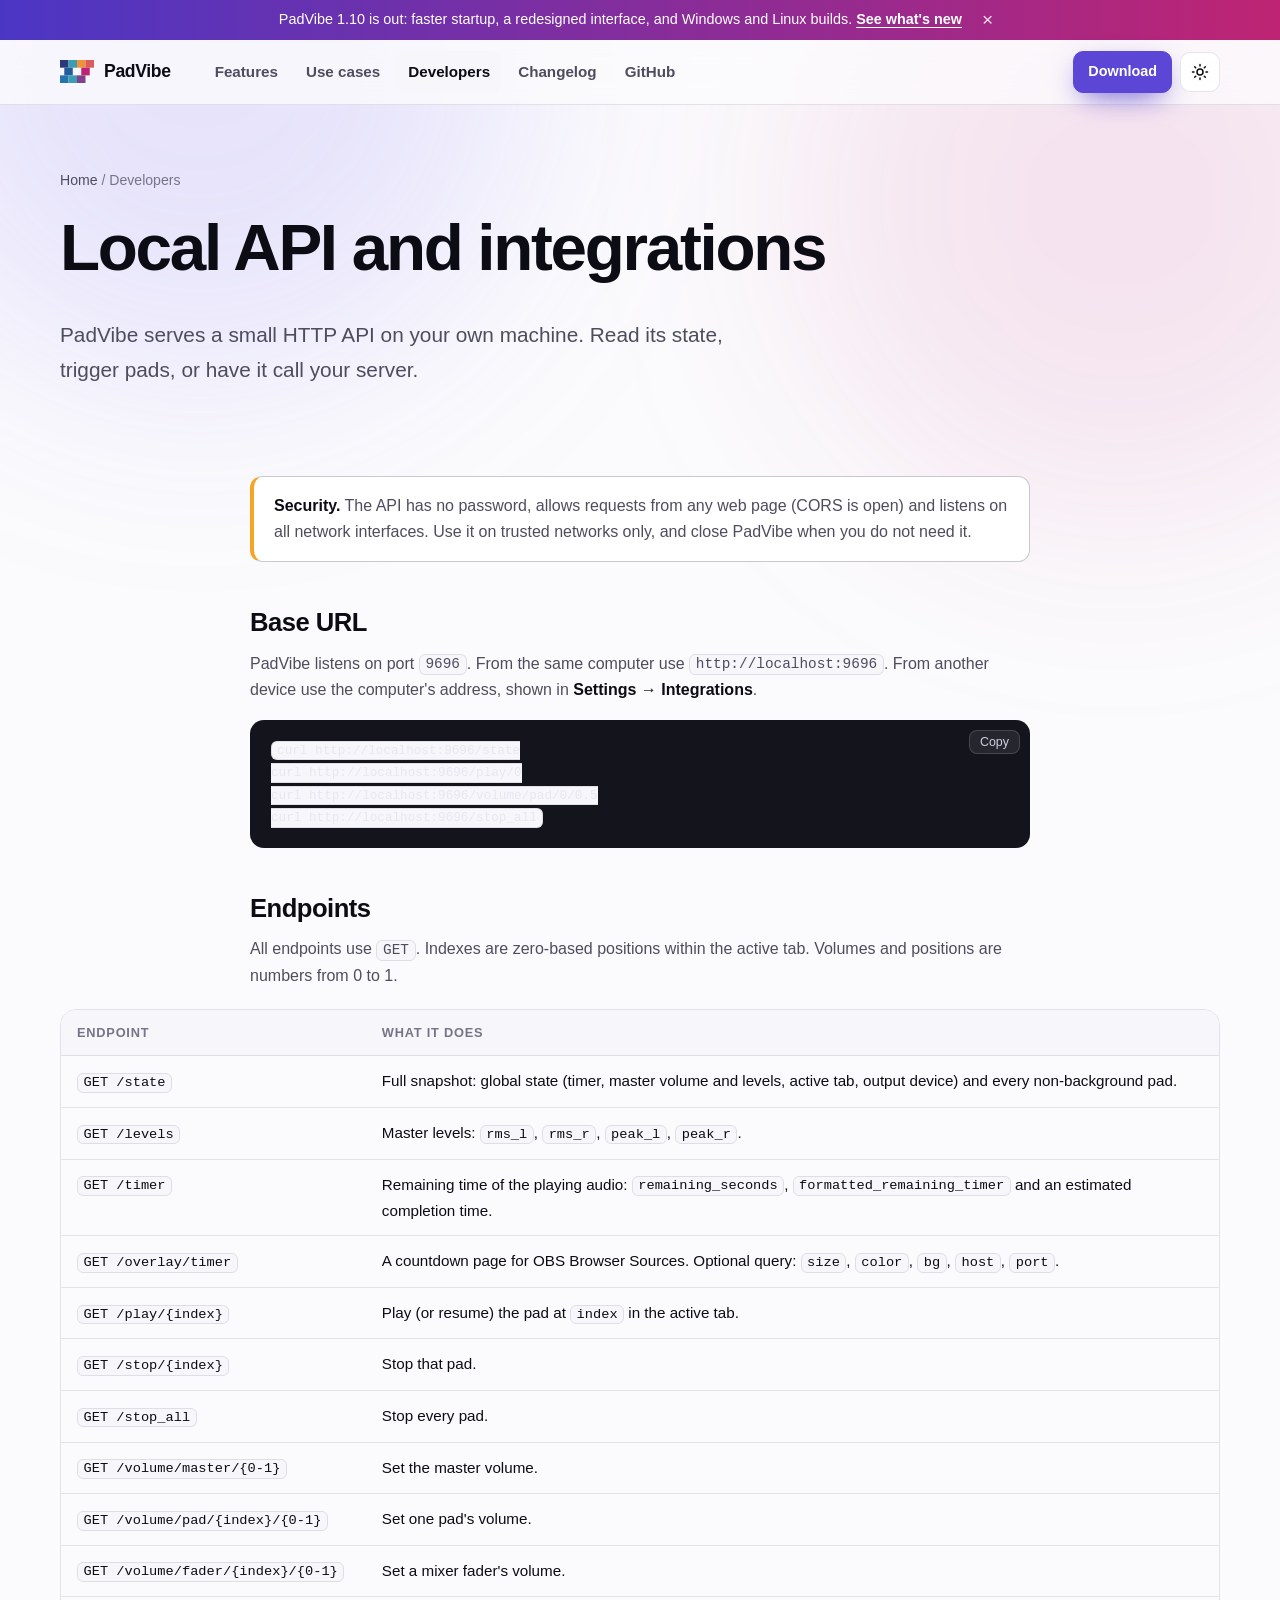
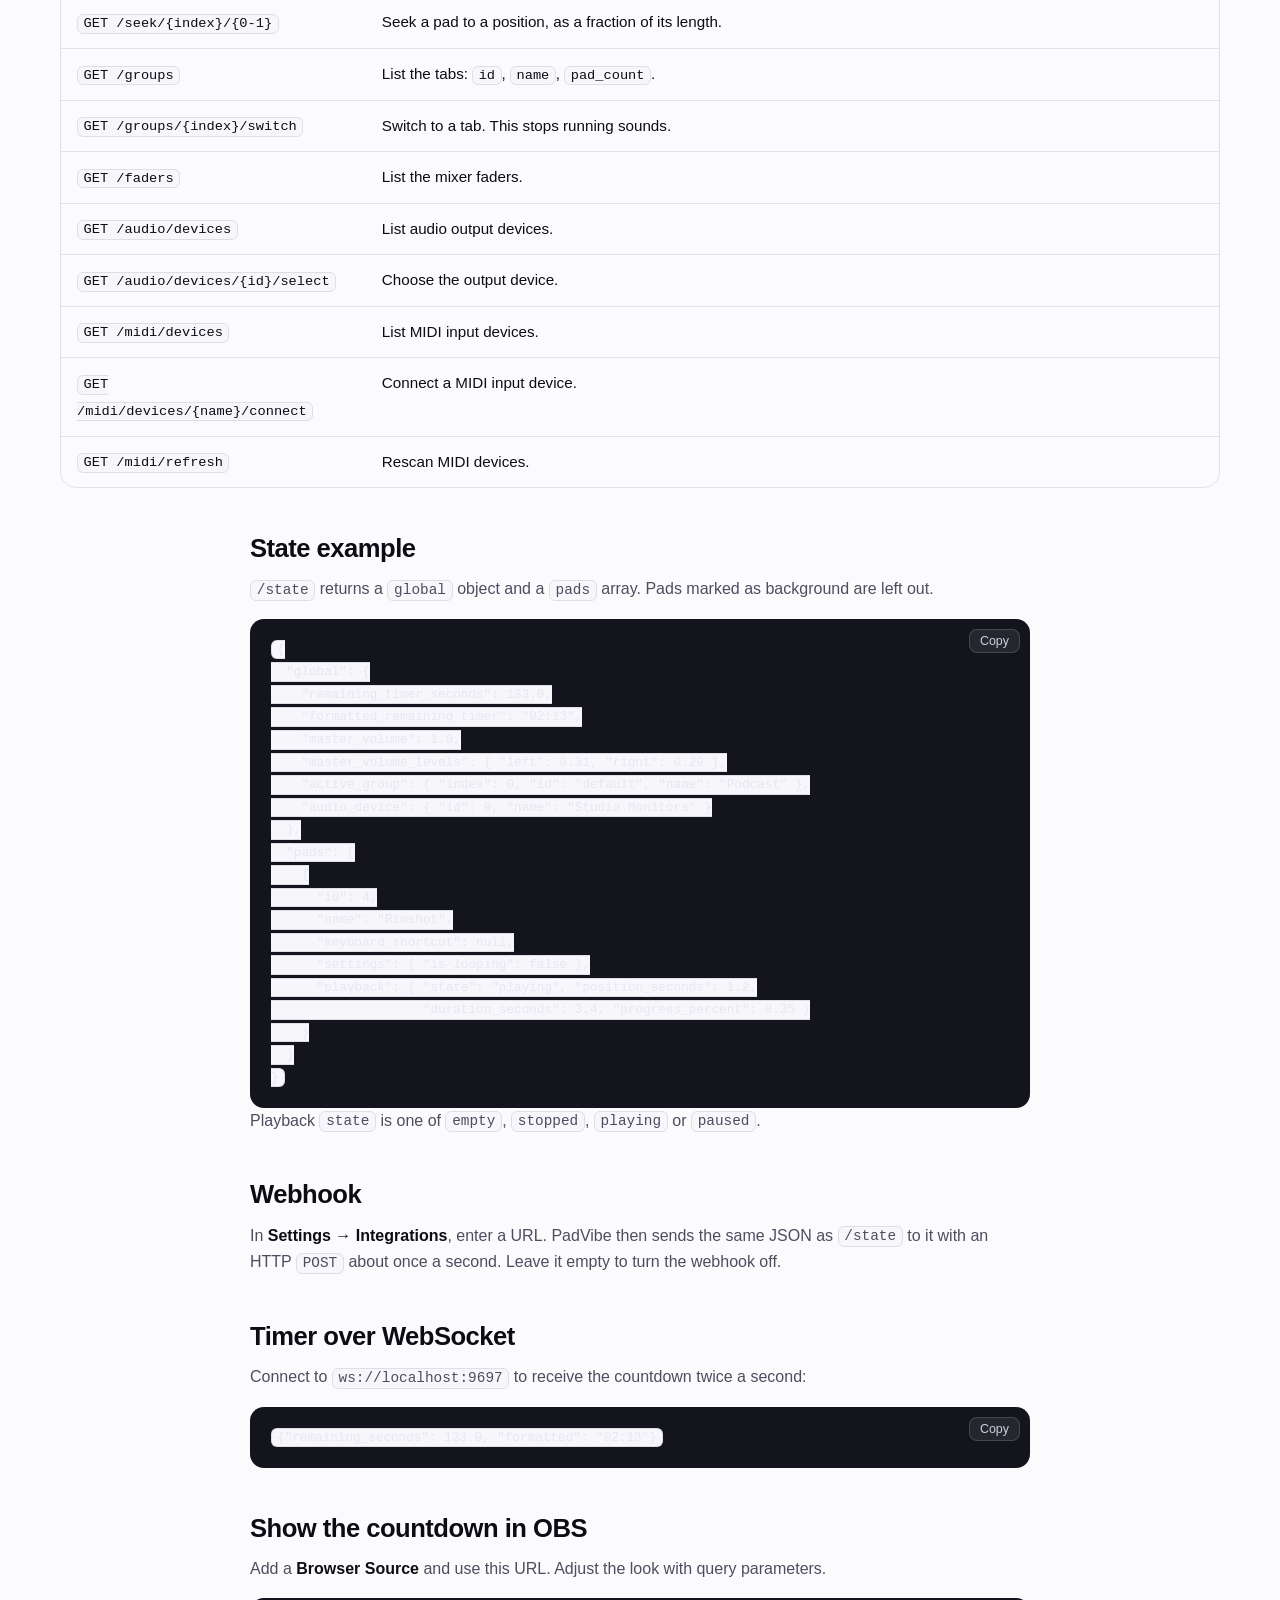
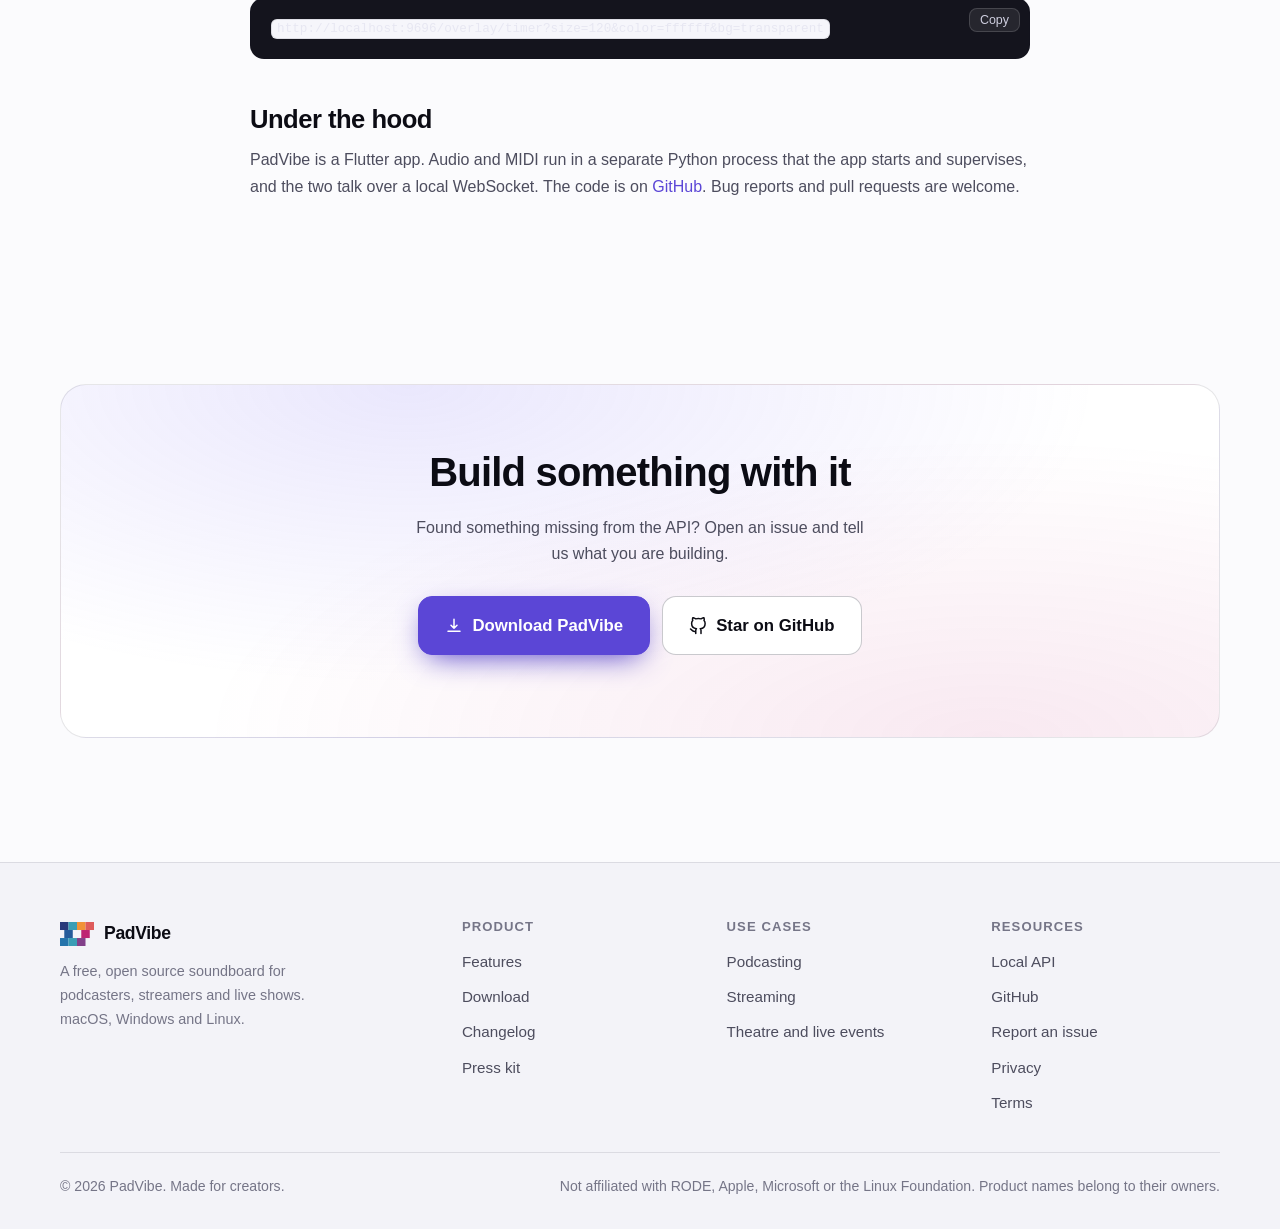
<file: developers/index.html>
<!doctype html>
<html lang="en" data-theme="dark">
<head>
<meta charset="utf-8">
<meta name="viewport" content="width=device-width, initial-scale=1">
<title>PadVibe Local API: Control Your Soundboard Over HTTP</title>
<meta name="description" content="Documentation for PadVibe&#x27;s local HTTP API, webhook, WebSocket timer and OBS timer overlay. Trigger pads and read state from any tool.">
<meta name="robots" content="index, follow, max-image-preview:large">
<link rel="canonical" href="https://padvibe.pro26.in/developers/">
<meta name="theme-color" content="#09090b">
<meta name="color-scheme" content="dark light">
<link rel="icon" href="/favicon.ico" sizes="48x48">
<link rel="icon" href="/assets/icons/favicon.svg" type="image/svg+xml">
<link rel="apple-touch-icon" href="/assets/icons/apple-touch-icon.png">
<link rel="manifest" href="/manifest.webmanifest">
<meta property="og:type" content="website">
<meta property="og:site_name" content="PadVibe">
<meta property="og:title" content="PadVibe Local API: Control Your Soundboard Over HTTP">
<meta property="og:description" content="Documentation for PadVibe&#x27;s local HTTP API, webhook, WebSocket timer and OBS timer overlay. Trigger pads and read state from any tool.">
<meta property="og:url" content="https://padvibe.pro26.in/developers/">
<meta property="og:image" content="https://padvibe.pro26.in/assets/og/developers.png">
<meta property="og:image:width" content="1200">
<meta property="og:image:height" content="630">
<meta property="og:image:alt" content="PadVibe: colourful sound pads, mixer faders and level meters">
<meta property="og:locale" content="en_US">
<meta name="twitter:card" content="summary_large_image">
<meta name="twitter:title" content="PadVibe Local API: Control Your Soundboard Over HTTP">
<meta name="twitter:description" content="Documentation for PadVibe&#x27;s local HTTP API, webhook, WebSocket timer and OBS timer overlay. Trigger pads and read state from any tool.">
<meta name="twitter:image" content="https://padvibe.pro26.in/assets/og/developers.png">
<script>(function(){var t=null;try{t=localStorage.getItem('pv-theme')}catch(e){}if(!t){t=window.matchMedia&&window.matchMedia('(prefers-color-scheme: light)').matches?'light':'dark'}document.documentElement.setAttribute('data-theme',t)})()</script>
<link rel="preload" href="/assets/site.dc52f754ee.css" as="style">
<link rel="stylesheet" href="/assets/site.dc52f754ee.css">
<script type="application/ld+json">{"@context":"https://schema.org","@type":"BreadcrumbList","itemListElement":[{"@type":"ListItem","position":1,"name":"Home","item":"https://padvibe.pro26.in/"},{"@type":"ListItem","position":2,"name":"Developers","item":"https://padvibe.pro26.in/developers/"}]}</script>
</head>
<body>
<div class="glow" aria-hidden="true"></div>
<a class="skip" href="#main">Skip to content</a>
<div class="announce" id="announce" data-id="1.10"><div class="container"><span><span class="long">PadVibe 1.10 is out: faster startup, a redesigned interface, and Windows and Linux builds.</span><span class="short">PadVibe 1.10 is out.</span> <a href="/changelog/">See what's new</a></span><button type="button" aria-label="Dismiss announcement">&times;</button></div></div>
<header class="site-header"><div class="container">
<a class="brand" href="/" aria-label="PadVibe home"><img src="/assets/icons/logo-mark.svg" width="34" height="23" alt="">PadVibe</a>
<nav class="nav" id="nav" aria-label="Main" data-open="false"><a href="/features/">Features</a><a href="/use-cases/">Use cases</a><a href="/developers/" aria-current="page">Developers</a><a href="/changelog/">Changelog</a><a href="https://github.com/shabeer-wms/padvibe" rel="noopener">GitHub</a></nav>
<div class="header-actions">
<a class="btn btn-primary btn-sm" href="/download/">Download</a>
<button class="icon-btn" id="theme-toggle" type="button" aria-label="Toggle light and dark theme"><svg viewBox="0 0 24 24" width="18" height="18" fill="none" stroke="currentColor" stroke-width="2" stroke-linecap="round" stroke-linejoin="round" aria-hidden="true"><circle cx="12" cy="12" r="4"/><path d="M12 2v2m0 16v2M4.900 4.900l1.400 1.400m11.400 11.400 1.400 1.400M2 12h2m16 0h2M4.900 19.100l1.400-1.400M17.700 6.300l1.400-1.400"/></svg></button>
<button class="icon-btn menu-btn" id="menu-btn" type="button" aria-label="Menu" aria-expanded="false" aria-controls="nav"><svg viewBox="0 0 24 24" width="18" height="18" fill="none" stroke="currentColor" stroke-width="2" stroke-linecap="round" stroke-linejoin="round" aria-hidden="true"><path d="M4 6h16M4 12h16M4 18h16"/></svg></button>
</div></div></header>
<main id="main">
<section class="page-hero"><div class="container"><nav class="crumbs" aria-label="Breadcrumb"><a href="/">Home</a> / <span>Developers</span></nav>
<h1>Local API and integrations</h1>
<p class="lead">PadVibe serves a small HTTP API on your own machine. Read its state, trigger pads, or have it call your server.</p></div></section>
<section class="section" style="padding-top:20px"><div class="narrow prose">
<div class="callout warn"><strong>Security.</strong> The API has no password, allows requests from any web page (CORS is open) and listens on all network interfaces. Use it on trusted networks only, and close PadVibe when you do not need it.</div>
<h2>Base URL</h2>
<p>PadVibe listens on port <code>9696</code>. From the same computer use <code>http://localhost:9696</code>. From another device use the computer's address, shown in <strong>Settings &rarr; Integrations</strong>.</p>
<div class="codewrap"><button class="copy" type="button">Copy</button><pre><code>curl http://localhost:9696/state
curl http://localhost:9696/play/0
curl http://localhost:9696/volume/pad/0/0.5
curl http://localhost:9696/stop_all</code></pre></div>
<h2>Endpoints</h2>
<p>All endpoints use <code>GET</code>. Indexes are zero-based positions within the active tab. Volumes and positions are numbers from 0 to 1.</p>
</div>
<div class="container" style="margin-top:20px"><div class="table-wrap"><table><thead><tr><th>Endpoint</th><th>What it does</th></tr></thead><tbody><tr><td><code>GET /state</code></td><td>Full snapshot: global state (timer, master volume and levels, active tab, output device) and every non-background pad.</td></tr><tr><td><code>GET /levels</code></td><td>Master levels: <code>rms_l</code>, <code>rms_r</code>, <code>peak_l</code>, <code>peak_r</code>.</td></tr><tr><td><code>GET /timer</code></td><td>Remaining time of the playing audio: <code>remaining_seconds</code>, <code>formatted_remaining_timer</code> and an estimated completion time.</td></tr><tr><td><code>GET /overlay/timer</code></td><td>A countdown page for OBS Browser Sources. Optional query: <code>size</code>, <code>color</code>, <code>bg</code>, <code>host</code>, <code>port</code>.</td></tr><tr><td><code>GET /play/{index}</code></td><td>Play (or resume) the pad at <code>index</code> in the active tab.</td></tr><tr><td><code>GET /stop/{index}</code></td><td>Stop that pad.</td></tr><tr><td><code>GET /stop_all</code></td><td>Stop every pad.</td></tr><tr><td><code>GET /volume/master/{0-1}</code></td><td>Set the master volume.</td></tr><tr><td><code>GET /volume/pad/{index}/{0-1}</code></td><td>Set one pad's volume.</td></tr><tr><td><code>GET /volume/fader/{index}/{0-1}</code></td><td>Set a mixer fader's volume.</td></tr><tr><td><code>GET /seek/{index}/{0-1}</code></td><td>Seek a pad to a position, as a fraction of its length.</td></tr><tr><td><code>GET /groups</code></td><td>List the tabs: <code>id</code>, <code>name</code>, <code>pad_count</code>.</td></tr><tr><td><code>GET /groups/{index}/switch</code></td><td>Switch to a tab. This stops running sounds.</td></tr><tr><td><code>GET /faders</code></td><td>List the mixer faders.</td></tr><tr><td><code>GET /audio/devices</code></td><td>List audio output devices.</td></tr><tr><td><code>GET /audio/devices/{id}/select</code></td><td>Choose the output device.</td></tr><tr><td><code>GET /midi/devices</code></td><td>List MIDI input devices.</td></tr><tr><td><code>GET /midi/devices/{name}/connect</code></td><td>Connect a MIDI input device.</td></tr><tr><td><code>GET /midi/refresh</code></td><td>Rescan MIDI devices.</td></tr></tbody></table></div></div>
<div class="narrow prose">
<h2>State example</h2>
<p><code>/state</code> returns a <code>global</code> object and a <code>pads</code> array. Pads marked as background are left out.</p>
<div class="codewrap"><button class="copy" type="button">Copy</button><pre><code>{
  "global": {
    "remaining_timer_seconds": 133.0,
    "formatted_remaining_timer": "02:13",
    "master_volume": 1.0,
    "master_volume_levels": { "left": 0.31, "right": 0.29 },
    "active_group": { "index": 0, "id": "default", "name": "Podcast" },
    "audio_device": { "id": 0, "name": "Studio Monitors" }
  },
  "pads": [
    {
      "id": 4,
      "name": "Rimshot",
      "keyboard_shortcut": null,
      "settings": { "is_looping": false },
      "playback": { "state": "playing", "position_seconds": 1.2,
                    "duration_seconds": 3.4, "progress_percent": 0.35 }
    }
  ]
}</code></pre></div>
<p>Playback <code>state</code> is one of <code>empty</code>, <code>stopped</code>, <code>playing</code> or <code>paused</code>.</p>
<h2>Webhook</h2>
<p>In <strong>Settings &rarr; Integrations</strong>, enter a URL. PadVibe then sends the same JSON as <code>/state</code> to it with an HTTP <code>POST</code> about once a second. Leave it empty to turn the webhook off.</p>
<h2>Timer over WebSocket</h2>
<p>Connect to <code>ws://localhost:9697</code> to receive the countdown twice a second:</p>
<div class="codewrap"><button class="copy" type="button">Copy</button><pre><code>{"remaining_seconds": 133.0, "formatted": "02:13"}</code></pre></div>
<h2>Show the countdown in OBS</h2>
<p>Add a <strong>Browser Source</strong> and use this URL. Adjust the look with query parameters.</p>
<div class="codewrap"><button class="copy" type="button">Copy</button><pre><code>http://localhost:9696/overlay/timer?size=120&amp;color=ffffff&amp;bg=transparent</code></pre></div>
<h2>Under the hood</h2>
<p>PadVibe is a Flutter app. Audio and MIDI run in a separate Python process that the app starts and supervises, and the two talk over a local WebSocket. The code is on <a href="https://github.com/shabeer-wms/padvibe" rel="noopener">GitHub</a>. Bug reports and pull requests are welcome.</p>
</div></section><section class="section"><div class="container"><div class="cta-band">
<h2>Build something with it</h2><p>Found something missing from the API? Open an issue and tell us what you are building.</p>
<div class="cta-row"><a class="btn btn-primary btn-lg" href="/download/"><svg viewBox="0 0 24 24" fill="none" stroke="currentColor" stroke-width="2" stroke-linecap="round" stroke-linejoin="round" aria-hidden="true"><path d="M12 3v12m0 0 4-4m-4 4-4-4M4 19h16"/></svg> Download PadVibe</a><a class="btn btn-lg" href="https://github.com/shabeer-wms/padvibe" rel="noopener"><svg viewBox="0 0 24 24" fill="none" stroke="currentColor" stroke-width="2" stroke-linecap="round" stroke-linejoin="round" aria-hidden="true"><path d="M9 19c-5 1.5-5-2.5-7-3m14 6v-3.87a3.37 3.37 0 0 0-.94-2.61c3.14-.35 6.44-1.54 6.44-7A5.44 5.44 0 0 0 20 4.77 5.07 5.07 0 0 0 19.91 1S18.73.65 16 2.48a13.38 13.38 0 0 0-7 0C6.27.65 5.09 1 5.09 1A5.07 5.07 0 0 0 5 4.77a5.44 5.44 0 0 0-1.5 3.78c0 5.42 3.3 6.61 6.44 7A3.37 3.37 0 0 0 9 18.13V22"/></svg> Star on GitHub</a></div>
</div></div></section>
</main>
<footer class="site-footer"><div class="container">
<div class="footer-grid">
<div><a class="brand" href="/"><img src="/assets/icons/logo-mark.svg" width="34" height="23" alt="">PadVibe</a>
<p class="footer-note">A free, open source soundboard for podcasters, streamers and live shows. macOS, Windows and Linux.</p></div>
<div><h4>Product</h4><ul><li><a href="/features/">Features</a></li><li><a href="/download/">Download</a></li><li><a href="/changelog/">Changelog</a></li><li><a href="/press/">Press kit</a></li></ul></div>
<div><h4>Use cases</h4><ul><li><a href="/use-cases/podcasting/">Podcasting</a></li><li><a href="/use-cases/streaming/">Streaming</a></li><li><a href="/use-cases/theatre/">Theatre and live events</a></li></ul></div>
<div><h4>Resources</h4><ul><li><a href="/developers/">Local API</a></li><li><a href="https://github.com/shabeer-wms/padvibe" rel="noopener">GitHub</a></li><li><a href="https://github.com/shabeer-wms/padvibe/issues" rel="noopener">Report an issue</a></li><li><a href="/privacy/">Privacy</a></li><li><a href="/terms/">Terms</a></li></ul></div>
</div>
<div class="footer-bottom"><span>&copy; <span data-year>2026</span> PadVibe. Made for creators.</span><span>Not affiliated with RODE, Apple, Microsoft or the Linux Foundation. Product names belong to their owners.</span></div>
</div></footer>
<script src="/assets/site.4065edfec7.js" defer></script>
</body>
</html>
</file>
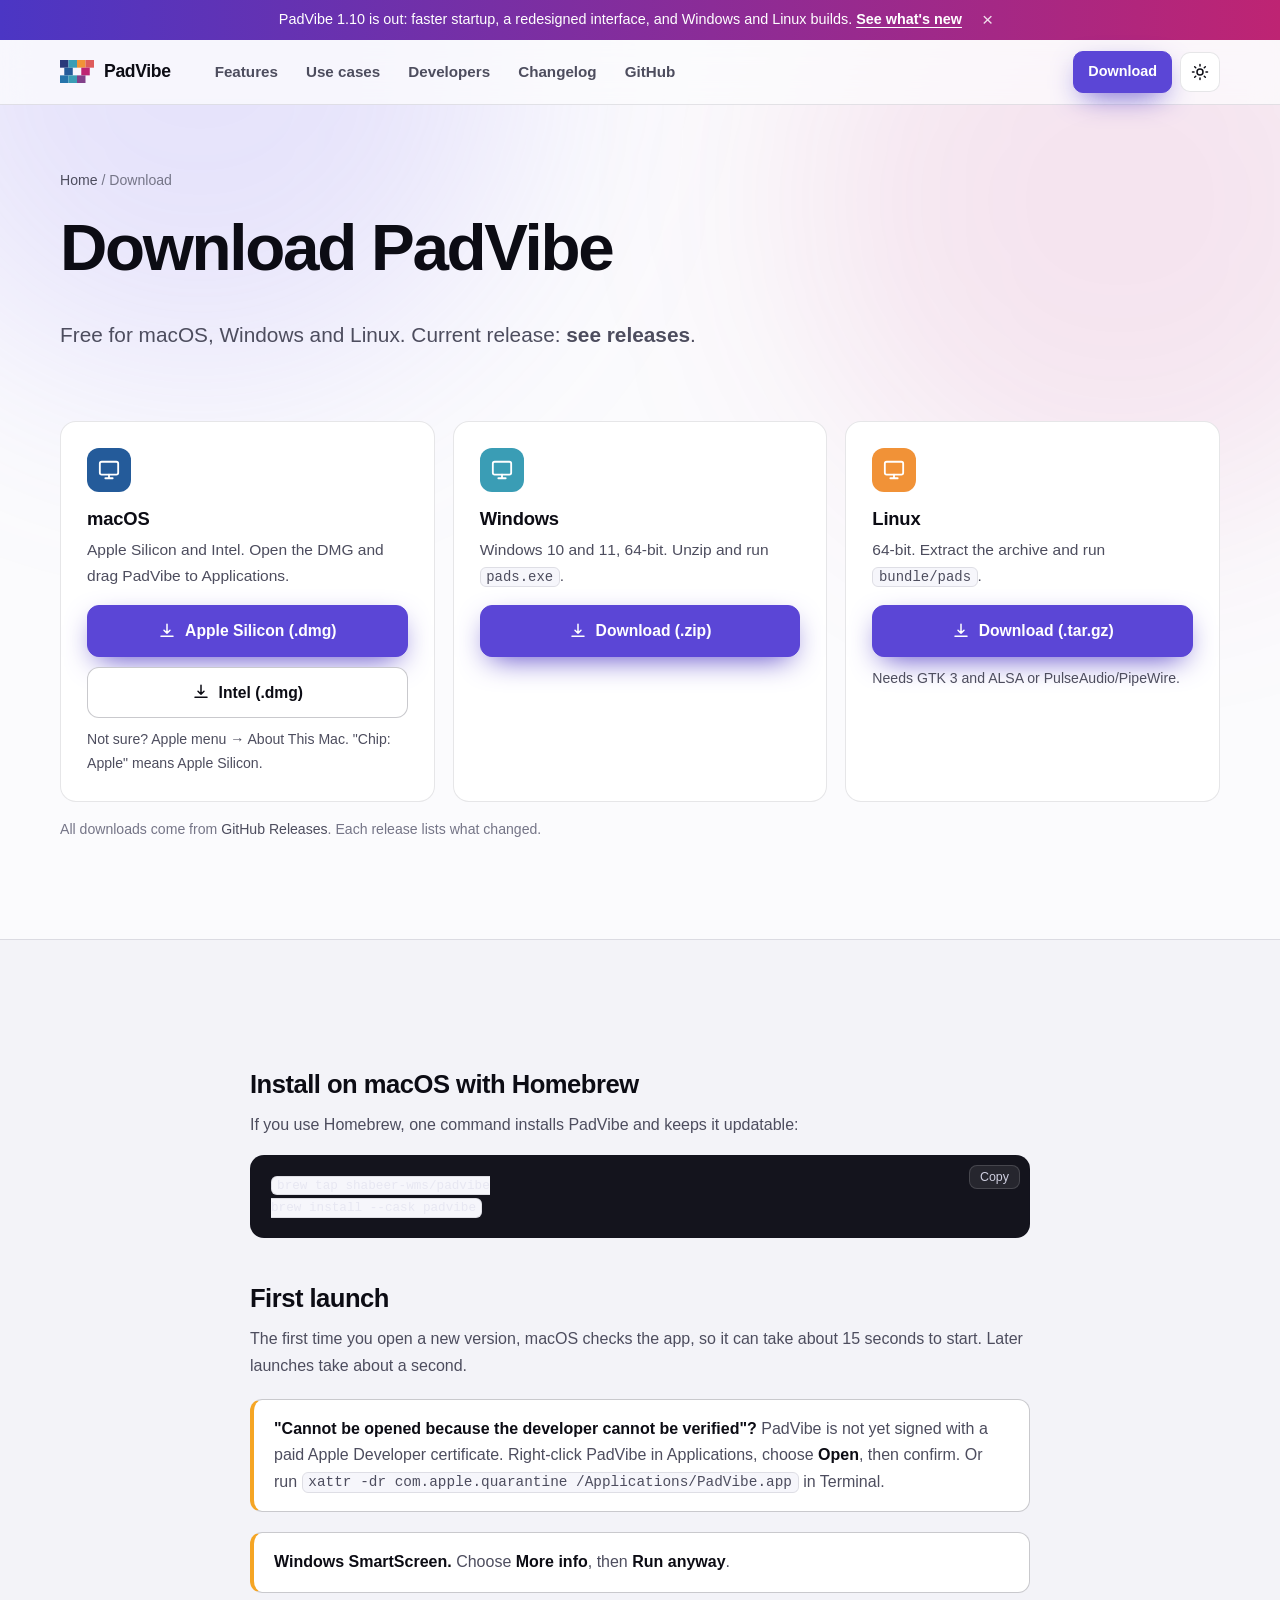
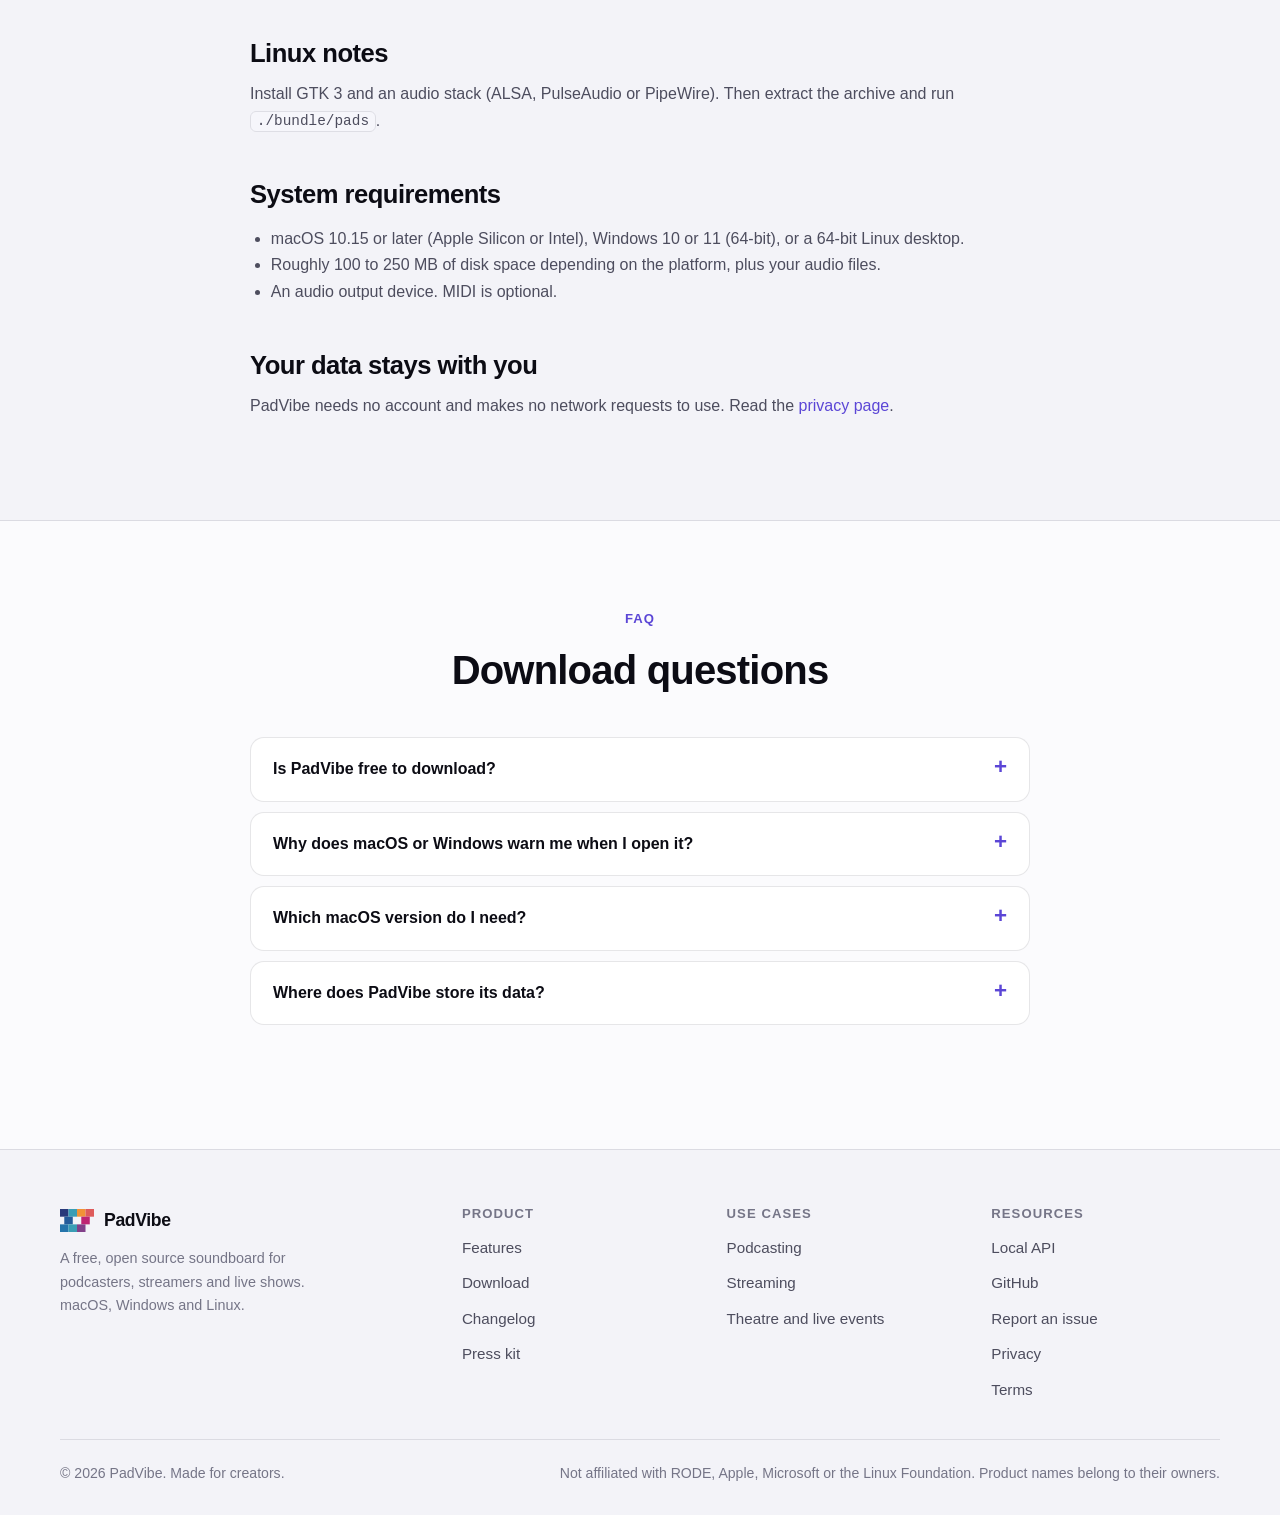
<file: download/index.html>
<!doctype html>
<html lang="en" data-theme="dark">
<head>
<meta charset="utf-8">
<meta name="viewport" content="width=device-width, initial-scale=1">
<title>Download PadVibe: Free Soundboard for Mac, Windows &amp; Linux</title>
<meta name="description" content="Download PadVibe for free. Installers for macOS (Apple Silicon and Intel), Windows and Linux, plus a Homebrew command. No account needed.">
<meta name="robots" content="index, follow, max-image-preview:large">
<link rel="canonical" href="https://padvibe.pro26.in/download/">
<meta name="theme-color" content="#09090b">
<meta name="color-scheme" content="dark light">
<link rel="icon" href="/favicon.ico" sizes="48x48">
<link rel="icon" href="/assets/icons/favicon.svg" type="image/svg+xml">
<link rel="apple-touch-icon" href="/assets/icons/apple-touch-icon.png">
<link rel="manifest" href="/manifest.webmanifest">
<meta property="og:type" content="website">
<meta property="og:site_name" content="PadVibe">
<meta property="og:title" content="Download PadVibe: Free Soundboard for Mac, Windows &amp; Linux">
<meta property="og:description" content="Download PadVibe for free. Installers for macOS (Apple Silicon and Intel), Windows and Linux, plus a Homebrew command. No account needed.">
<meta property="og:url" content="https://padvibe.pro26.in/download/">
<meta property="og:image" content="https://padvibe.pro26.in/assets/og/download.png">
<meta property="og:image:width" content="1200">
<meta property="og:image:height" content="630">
<meta property="og:image:alt" content="PadVibe: colourful sound pads, mixer faders and level meters">
<meta property="og:locale" content="en_US">
<meta name="twitter:card" content="summary_large_image">
<meta name="twitter:title" content="Download PadVibe: Free Soundboard for Mac, Windows &amp; Linux">
<meta name="twitter:description" content="Download PadVibe for free. Installers for macOS (Apple Silicon and Intel), Windows and Linux, plus a Homebrew command. No account needed.">
<meta name="twitter:image" content="https://padvibe.pro26.in/assets/og/download.png">
<script>(function(){var t=null;try{t=localStorage.getItem('pv-theme')}catch(e){}if(!t){t=window.matchMedia&&window.matchMedia('(prefers-color-scheme: light)').matches?'light':'dark'}document.documentElement.setAttribute('data-theme',t)})()</script>
<link rel="preload" href="/assets/site.dc52f754ee.css" as="style">
<link rel="stylesheet" href="/assets/site.dc52f754ee.css">
<script type="application/ld+json">{"@context":"https://schema.org","@type":"BreadcrumbList","itemListElement":[{"@type":"ListItem","position":1,"name":"Home","item":"https://padvibe.pro26.in/"},{"@type":"ListItem","position":2,"name":"Download","item":"https://padvibe.pro26.in/download/"}]}</script>
<script type="application/ld+json">{"@context":"https://schema.org","@type":"SoftwareApplication","name":"PadVibe","url":"https://padvibe.pro26.in/","applicationCategory":"MultimediaApplication","applicationSubCategory":"Soundboard","operatingSystem":"macOS, Windows, Linux","description":"PadVibe is a free desktop soundboard for podcasters, streamers and live shows, with MIDI learn, mixer faders, per-pad output routing and a local HTTP API.","offers":{"@type":"Offer","price":"0","priceCurrency":"USD"},"downloadUrl":"https://padvibe.pro26.in/download/","installUrl":"https://padvibe.pro26.in/download/","softwareHelp":"https://padvibe.pro26.in/developers/","isAccessibleForFree":true,"image":"https://padvibe.pro26.in/assets/og/default.png","screenshot":["https://padvibe.pro26.in/assets/img/app-home-dark.webp","https://padvibe.pro26.in/assets/img/app-pad-settings-dark.webp"],"featureList":["Instant playback from memory","MIDI learn for pads and faders, including RODECaster Pro","Mixer faders linked to groups of pads","Per-pad output device and channel routing","Level meters with a soft limiter","Local HTTP API, webhooks and a timer overlay for OBS","Tabs, drag and drop, keyboard shortcuts, light and dark themes"],"sameAs":["https://github.com/shabeer-wms/padvibe"]}</script>
<script type="application/ld+json">{"@context":"https://schema.org","@type":"FAQPage","mainEntity":[{"@type":"Question","name":"Is PadVibe free to download?","acceptedAnswer":{"@type":"Answer","text":"Yes. It is free, with no account or subscription."}},{"@type":"Question","name":"Why does macOS or Windows warn me when I open it?","acceptedAnswer":{"@type":"Answer","text":"PadVibe is not yet code-signed with a paid developer certificate, so the system asks you to confirm. On macOS, right-click the app and choose Open. On Windows, choose More info, then Run anyway."}},{"@type":"Question","name":"Which macOS version do I need?","acceptedAnswer":{"@type":"Answer","text":"PadVibe is built for macOS 10.15 (Catalina) and later, on Apple Silicon and Intel Macs. It has been tested on macOS 15 and 26. If a download will not open, tell us on GitHub."}},{"@type":"Question","name":"Where does PadVibe store its data?","acceptedAnswer":{"@type":"Answer","text":"In your user account's application support folder: your pad layout, a copy of your audio files and log files. Nothing is sent anywhere."}}]}</script>
</head>
<body>
<div class="glow" aria-hidden="true"></div>
<a class="skip" href="#main">Skip to content</a>
<div class="announce" id="announce" data-id="1.10"><div class="container"><span><span class="long">PadVibe 1.10 is out: faster startup, a redesigned interface, and Windows and Linux builds.</span><span class="short">PadVibe 1.10 is out.</span> <a href="/changelog/">See what's new</a></span><button type="button" aria-label="Dismiss announcement">&times;</button></div></div>
<header class="site-header"><div class="container">
<a class="brand" href="/" aria-label="PadVibe home"><img src="/assets/icons/logo-mark.svg" width="34" height="23" alt="">PadVibe</a>
<nav class="nav" id="nav" aria-label="Main" data-open="false"><a href="/features/">Features</a><a href="/use-cases/">Use cases</a><a href="/developers/">Developers</a><a href="/changelog/">Changelog</a><a href="https://github.com/shabeer-wms/padvibe" rel="noopener">GitHub</a></nav>
<div class="header-actions">
<a class="btn btn-primary btn-sm" href="/download/">Download</a>
<button class="icon-btn" id="theme-toggle" type="button" aria-label="Toggle light and dark theme"><svg viewBox="0 0 24 24" width="18" height="18" fill="none" stroke="currentColor" stroke-width="2" stroke-linecap="round" stroke-linejoin="round" aria-hidden="true"><circle cx="12" cy="12" r="4"/><path d="M12 2v2m0 16v2M4.900 4.900l1.400 1.400m11.400 11.400 1.400 1.400M2 12h2m16 0h2M4.900 19.100l1.400-1.400M17.700 6.300l1.400-1.400"/></svg></button>
<button class="icon-btn menu-btn" id="menu-btn" type="button" aria-label="Menu" aria-expanded="false" aria-controls="nav"><svg viewBox="0 0 24 24" width="18" height="18" fill="none" stroke="currentColor" stroke-width="2" stroke-linecap="round" stroke-linejoin="round" aria-hidden="true"><path d="M4 6h16M4 12h16M4 18h16"/></svg></button>
</div></div></header>
<main id="main">
<section class="page-hero"><div class="container"><nav class="crumbs" aria-label="Breadcrumb"><a href="/">Home</a> / <span>Download</span></nav>
<h1>Download PadVibe</h1>
<p class="lead">Free for macOS, Windows and Linux. Current release: <strong data-version>see releases</strong>.</p></div></section>
<section class="section" style="padding-top:20px"><div class="container"><div class="grid g3">
<div class="card os-card" id="macos"><div class="ico" style="background:#245b9a"><svg viewBox="0 0 24 24" fill="none" stroke="currentColor" stroke-width="2" stroke-linecap="round" stroke-linejoin="round" aria-hidden="true"><rect x="2" y="3" width="20" height="14" rx="2"/><path d="M8 21h8m-4-4v4"/></svg></div><h3>macOS</h3><p>Apple Silicon and Intel. Open the DMG and drag PadVibe to Applications.</p>
<a class="btn btn-primary" href="https://github.com/shabeer-wms/padvibe/releases/latest" data-dl="mac-arm"><svg viewBox="0 0 24 24" fill="none" stroke="currentColor" stroke-width="2" stroke-linecap="round" stroke-linejoin="round" aria-hidden="true"><path d="M12 3v12m0 0 4-4m-4 4-4-4M4 19h16"/></svg> Apple Silicon (.dmg)</a>
<a class="btn" style="margin-top:10px" href="https://github.com/shabeer-wms/padvibe/releases/latest" data-dl="mac-intel"><svg viewBox="0 0 24 24" fill="none" stroke="currentColor" stroke-width="2" stroke-linecap="round" stroke-linejoin="round" aria-hidden="true"><path d="M12 3v12m0 0 4-4m-4 4-4-4M4 19h16"/></svg> Intel (.dmg)</a>
<span class="alt">Not sure? Apple menu &rarr; About This Mac. "Chip: Apple" means Apple Silicon.</span></div>
<div class="card os-card" id="windows"><div class="ico" style="background:#3a9db5"><svg viewBox="0 0 24 24" fill="none" stroke="currentColor" stroke-width="2" stroke-linecap="round" stroke-linejoin="round" aria-hidden="true"><rect x="2" y="3" width="20" height="14" rx="2"/><path d="M8 21h8m-4-4v4"/></svg></div><h3>Windows</h3><p>Windows 10 and 11, 64-bit. Unzip and run <code>pads.exe</code>.</p>
<a class="btn btn-primary" href="https://github.com/shabeer-wms/padvibe/releases/latest" data-dl="windows"><svg viewBox="0 0 24 24" fill="none" stroke="currentColor" stroke-width="2" stroke-linecap="round" stroke-linejoin="round" aria-hidden="true"><path d="M12 3v12m0 0 4-4m-4 4-4-4M4 19h16"/></svg> Download (.zip)</a></div>
<div class="card os-card" id="linux"><div class="ico" style="background:#f19237"><svg viewBox="0 0 24 24" fill="none" stroke="currentColor" stroke-width="2" stroke-linecap="round" stroke-linejoin="round" aria-hidden="true"><rect x="2" y="3" width="20" height="14" rx="2"/><path d="M8 21h8m-4-4v4"/></svg></div><h3>Linux</h3><p>64-bit. Extract the archive and run <code>bundle/pads</code>.</p>
<a class="btn btn-primary" href="https://github.com/shabeer-wms/padvibe/releases/latest" data-dl="linux"><svg viewBox="0 0 24 24" fill="none" stroke="currentColor" stroke-width="2" stroke-linecap="round" stroke-linejoin="round" aria-hidden="true"><path d="M12 3v12m0 0 4-4m-4 4-4-4M4 19h16"/></svg> Download (.tar.gz)</a>
<span class="alt">Needs GTK 3 and ALSA or PulseAudio/PipeWire.</span></div>
</div>
<p class="fine" style="margin-top:16px">All downloads come from <a href="https://github.com/shabeer-wms/padvibe/releases/latest" rel="noopener">GitHub Releases</a>. Each release lists what changed.</p></div></section>

<section class="section alt"><div class="narrow prose">
<h2>Install on macOS with Homebrew</h2>
<p>If you use Homebrew, one command installs PadVibe and keeps it updatable:</p>
<div class="codewrap"><button class="copy" type="button">Copy</button><pre><code>brew tap shabeer-wms/padvibe
brew install --cask padvibe</code></pre></div>
<h2>First launch</h2>
<p>The first time you open a new version, macOS checks the app, so it can take about 15 seconds to start. Later launches take about a second.</p>
<div class="callout warn"><strong>"Cannot be opened because the developer cannot be verified"?</strong> PadVibe is not yet signed with a paid Apple Developer certificate. Right-click PadVibe in Applications, choose <strong>Open</strong>, then confirm. Or run <code>xattr -dr com.apple.quarantine /Applications/PadVibe.app</code> in Terminal.</div>
<div class="callout warn"><strong>Windows SmartScreen.</strong> Choose <strong>More info</strong>, then <strong>Run anyway</strong>.</div>
<h2>Linux notes</h2>
<p>Install GTK 3 and an audio stack (ALSA, PulseAudio or PipeWire). Then extract the archive and run <code>./bundle/pads</code>.</p>
<h2>System requirements</h2>
<ul><li>macOS 10.15 or later (Apple Silicon or Intel), Windows 10 or 11 (64-bit), or a 64-bit Linux desktop.</li><li>Roughly 100 to 250 MB of disk space depending on the platform, plus your audio files.</li><li>An audio output device. MIDI is optional.</li></ul>
<h2>Your data stays with you</h2>
<p>PadVibe needs no account and makes no network requests to use. Read the <a href="/privacy/">privacy page</a>.</p>
</div></section>
<section class="section"><div class="narrow"><div class="section-head center"><span class="eyebrow">FAQ</span><h2>Download questions</h2></div><div class="faq"><details><summary>Is PadVibe free to download?</summary><div><p>Yes. It is free, with no account or subscription.</p></div></details><details><summary>Why does macOS or Windows warn me when I open it?</summary><div><p>PadVibe is not yet code-signed with a paid developer certificate, so the system asks you to confirm. On macOS, right-click the app and choose Open. On Windows, choose More info, then Run anyway.</p></div></details><details><summary>Which macOS version do I need?</summary><div><p>PadVibe is built for macOS 10.15 (Catalina) and later, on Apple Silicon and Intel Macs. It has been tested on macOS 15 and 26. If a download will not open, tell us on GitHub.</p></div></details><details><summary>Where does PadVibe store its data?</summary><div><p>In your user account's application support folder: your pad layout, a copy of your audio files and log files. Nothing is sent anywhere.</p></div></details></div></div></section>
</main>
<footer class="site-footer"><div class="container">
<div class="footer-grid">
<div><a class="brand" href="/"><img src="/assets/icons/logo-mark.svg" width="34" height="23" alt="">PadVibe</a>
<p class="footer-note">A free, open source soundboard for podcasters, streamers and live shows. macOS, Windows and Linux.</p></div>
<div><h4>Product</h4><ul><li><a href="/features/">Features</a></li><li><a href="/download/">Download</a></li><li><a href="/changelog/">Changelog</a></li><li><a href="/press/">Press kit</a></li></ul></div>
<div><h4>Use cases</h4><ul><li><a href="/use-cases/podcasting/">Podcasting</a></li><li><a href="/use-cases/streaming/">Streaming</a></li><li><a href="/use-cases/theatre/">Theatre and live events</a></li></ul></div>
<div><h4>Resources</h4><ul><li><a href="/developers/">Local API</a></li><li><a href="https://github.com/shabeer-wms/padvibe" rel="noopener">GitHub</a></li><li><a href="https://github.com/shabeer-wms/padvibe/issues" rel="noopener">Report an issue</a></li><li><a href="/privacy/">Privacy</a></li><li><a href="/terms/">Terms</a></li></ul></div>
</div>
<div class="footer-bottom"><span>&copy; <span data-year>2026</span> PadVibe. Made for creators.</span><span>Not affiliated with RODE, Apple, Microsoft or the Linux Foundation. Product names belong to their owners.</span></div>
</div></footer>
<script src="/assets/site.4065edfec7.js" defer></script>
</body>
</html>
</file>
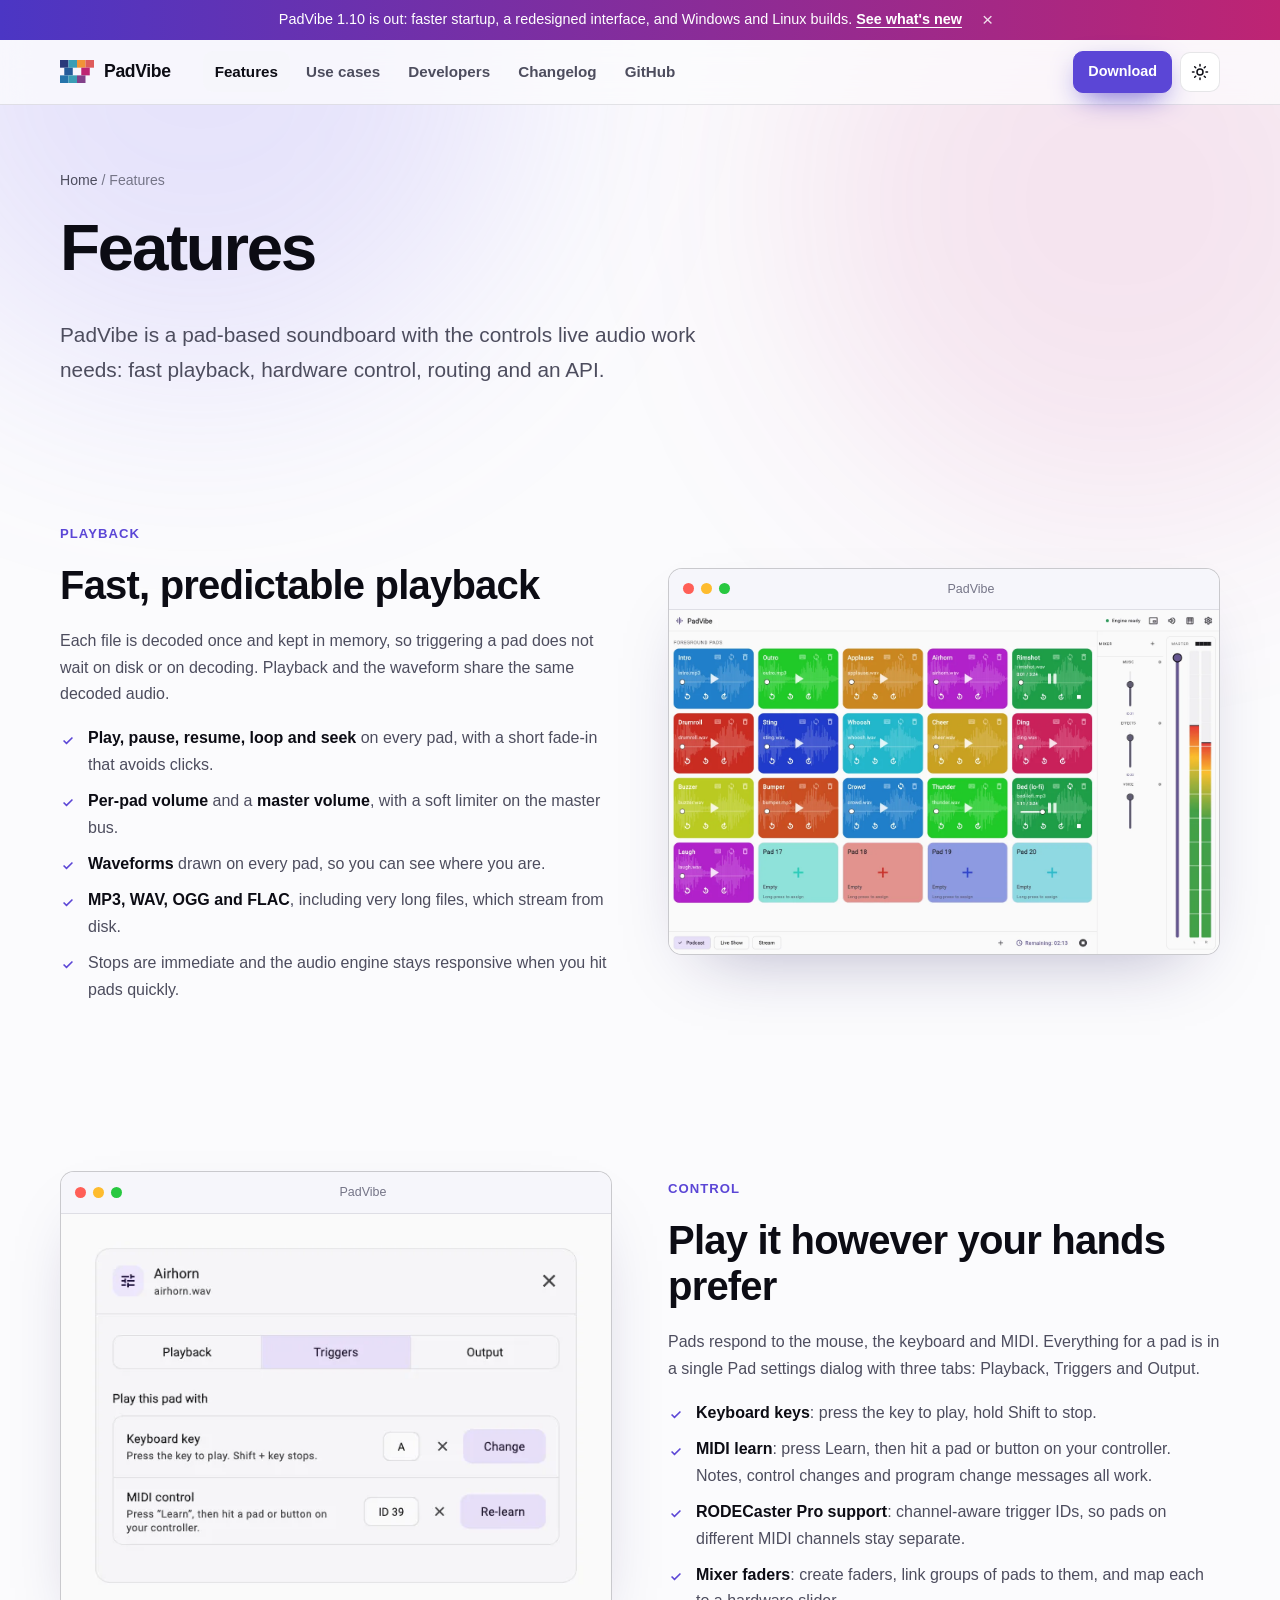
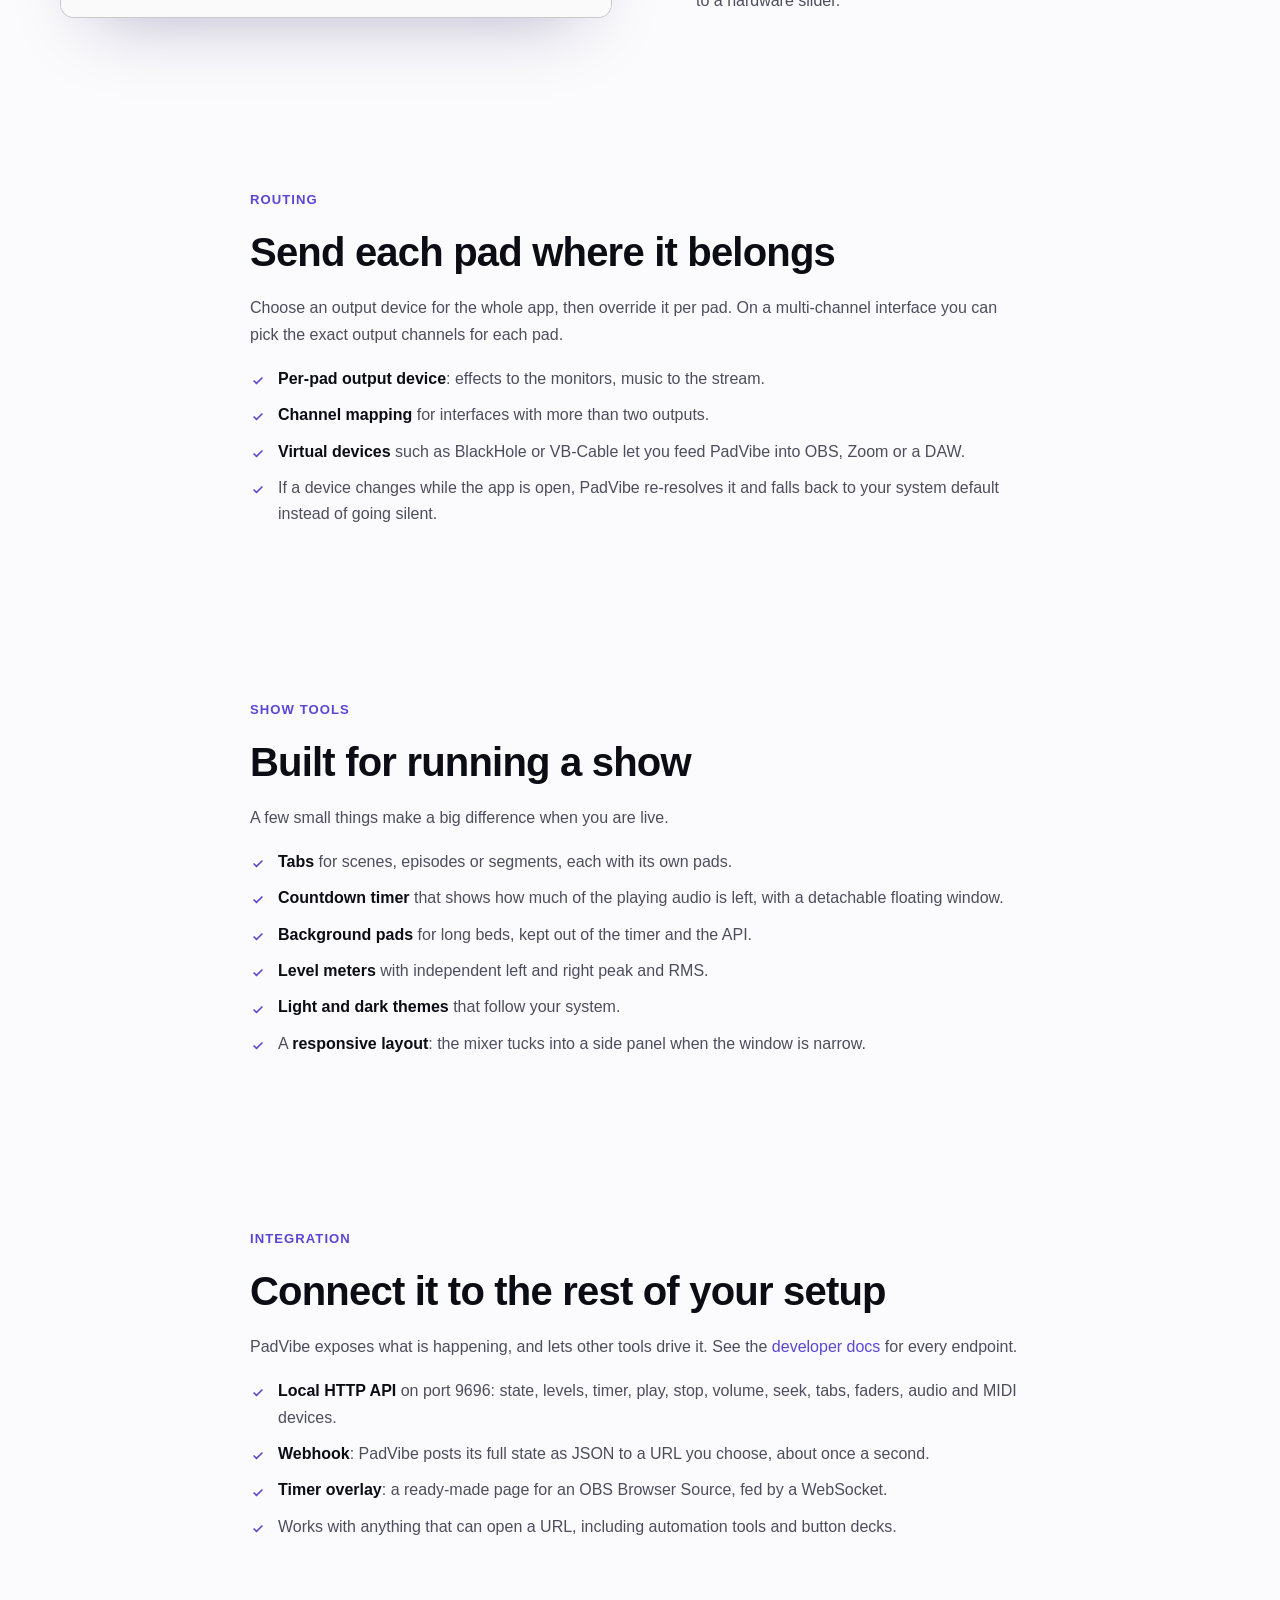
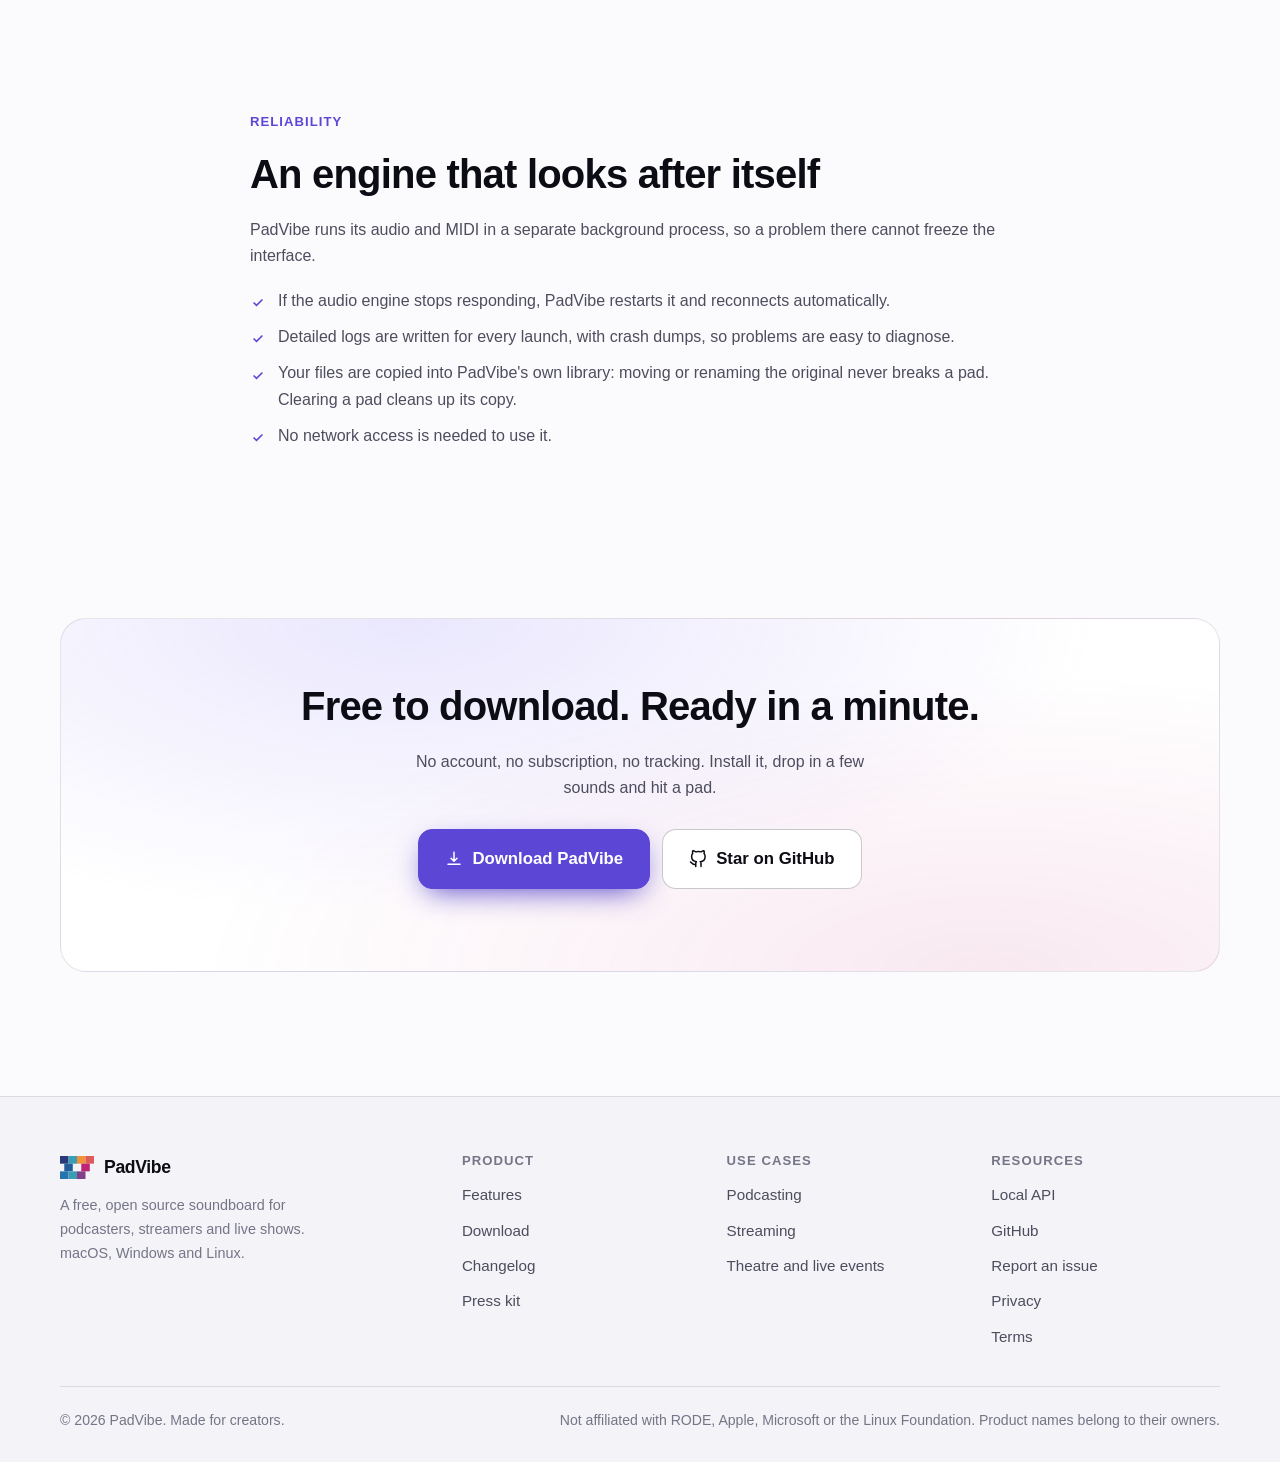
<file: features/index.html>
<!doctype html>
<html lang="en" data-theme="dark">
<head>
<meta charset="utf-8">
<meta name="viewport" content="width=device-width, initial-scale=1">
<title>PadVibe Features: MIDI Learn, Faders, Output Routing &amp; API</title>
<meta name="description" content="Explore PadVibe: instant playback, MIDI learn with RODECaster Pro support, mixer faders, per-pad output routing, level meters, a countdown timer and a local API.">
<meta name="robots" content="index, follow, max-image-preview:large">
<link rel="canonical" href="https://padvibe.pro26.in/features/">
<meta name="theme-color" content="#09090b">
<meta name="color-scheme" content="dark light">
<link rel="icon" href="/favicon.ico" sizes="48x48">
<link rel="icon" href="/assets/icons/favicon.svg" type="image/svg+xml">
<link rel="apple-touch-icon" href="/assets/icons/apple-touch-icon.png">
<link rel="manifest" href="/manifest.webmanifest">
<meta property="og:type" content="website">
<meta property="og:site_name" content="PadVibe">
<meta property="og:title" content="PadVibe Features: MIDI Learn, Faders, Output Routing &amp; API">
<meta property="og:description" content="Explore PadVibe: instant playback, MIDI learn with RODECaster Pro support, mixer faders, per-pad output routing, level meters, a countdown timer and a local API.">
<meta property="og:url" content="https://padvibe.pro26.in/features/">
<meta property="og:image" content="https://padvibe.pro26.in/assets/og/features.png">
<meta property="og:image:width" content="1200">
<meta property="og:image:height" content="630">
<meta property="og:image:alt" content="PadVibe: colourful sound pads, mixer faders and level meters">
<meta property="og:locale" content="en_US">
<meta name="twitter:card" content="summary_large_image">
<meta name="twitter:title" content="PadVibe Features: MIDI Learn, Faders, Output Routing &amp; API">
<meta name="twitter:description" content="Explore PadVibe: instant playback, MIDI learn with RODECaster Pro support, mixer faders, per-pad output routing, level meters, a countdown timer and a local API.">
<meta name="twitter:image" content="https://padvibe.pro26.in/assets/og/features.png">
<script>(function(){var t=null;try{t=localStorage.getItem('pv-theme')}catch(e){}if(!t){t=window.matchMedia&&window.matchMedia('(prefers-color-scheme: light)').matches?'light':'dark'}document.documentElement.setAttribute('data-theme',t)})()</script>
<link rel="preload" href="/assets/site.dc52f754ee.css" as="style">
<link rel="stylesheet" href="/assets/site.dc52f754ee.css">
<script type="application/ld+json">{"@context":"https://schema.org","@type":"BreadcrumbList","itemListElement":[{"@type":"ListItem","position":1,"name":"Home","item":"https://padvibe.pro26.in/"},{"@type":"ListItem","position":2,"name":"Features","item":"https://padvibe.pro26.in/features/"}]}</script>
</head>
<body>
<div class="glow" aria-hidden="true"></div>
<a class="skip" href="#main">Skip to content</a>
<div class="announce" id="announce" data-id="1.10"><div class="container"><span><span class="long">PadVibe 1.10 is out: faster startup, a redesigned interface, and Windows and Linux builds.</span><span class="short">PadVibe 1.10 is out.</span> <a href="/changelog/">See what's new</a></span><button type="button" aria-label="Dismiss announcement">&times;</button></div></div>
<header class="site-header"><div class="container">
<a class="brand" href="/" aria-label="PadVibe home"><img src="/assets/icons/logo-mark.svg" width="34" height="23" alt="">PadVibe</a>
<nav class="nav" id="nav" aria-label="Main" data-open="false"><a href="/features/" aria-current="page">Features</a><a href="/use-cases/">Use cases</a><a href="/developers/">Developers</a><a href="/changelog/">Changelog</a><a href="https://github.com/shabeer-wms/padvibe" rel="noopener">GitHub</a></nav>
<div class="header-actions">
<a class="btn btn-primary btn-sm" href="/download/">Download</a>
<button class="icon-btn" id="theme-toggle" type="button" aria-label="Toggle light and dark theme"><svg viewBox="0 0 24 24" width="18" height="18" fill="none" stroke="currentColor" stroke-width="2" stroke-linecap="round" stroke-linejoin="round" aria-hidden="true"><circle cx="12" cy="12" r="4"/><path d="M12 2v2m0 16v2M4.900 4.900l1.400 1.400m11.400 11.400 1.400 1.400M2 12h2m16 0h2M4.900 19.100l1.400-1.400M17.700 6.300l1.400-1.400"/></svg></button>
<button class="icon-btn menu-btn" id="menu-btn" type="button" aria-label="Menu" aria-expanded="false" aria-controls="nav"><svg viewBox="0 0 24 24" width="18" height="18" fill="none" stroke="currentColor" stroke-width="2" stroke-linecap="round" stroke-linejoin="round" aria-hidden="true"><path d="M4 6h16M4 12h16M4 18h16"/></svg></button>
</div></div></header>
<main id="main">

<section class="page-hero"><div class="container"><nav class="crumbs" aria-label="Breadcrumb"><a href="/">Home</a> / <span>Features</span></nav>
<h1>Features</h1>
<p class="lead">PadVibe is a pad-based soundboard with the controls live audio work needs: fast playback, hardware control, routing and an API.</p></div></section>
<section class="section"><div class="container"><div class="split"><div><span class="eyebrow">Playback</span><h2>Fast, predictable playback</h2><p style="color:var(--muted)">Each file is decoded once and kept in memory, so triggering a pad does not wait on disk or on decoding. Playback and the waveform share the same decoded audio.</p><ul class="checks"><li><strong>Play, pause, resume, loop and seek</strong> on every pad, with a short fade-in that avoids clicks.</li><li><strong>Per-pad volume</strong> and a <strong>master volume</strong>, with a soft limiter on the master bus.</li><li><strong>Waveforms</strong> drawn on every pad, so you can see where you are.</li><li><strong>MP3, WAV, OGG and FLAC</strong>, including very long files, which stream from disk.</li><li>Stops are immediate and the audio engine stays responsive when you hit pads quickly.</li></ul></div><div><div class="window"><div class="window-bar"><i></i><i></i><i></i><span>PadVibe</span></div><img class="shot-dark" src="/assets/img/app-home-dark.webp" srcset="/assets/img/app-home-dark-720.webp 720w, /assets/img/app-home-dark.webp 1440w" sizes="(max-width: 760px) 100vw, 1440px" width="1440" height="900" alt="PadVibe pad grid with waveforms and a playing pad" loading="lazy" decoding="async"><img class="shot-light" src="/assets/img/app-home-light.webp" srcset="/assets/img/app-home-light-720.webp 720w, /assets/img/app-home-light.webp 1440w" sizes="(max-width: 760px) 100vw, 1440px" width="1440" height="900" alt="PadVibe pad grid with waveforms and a playing pad" loading="lazy" decoding="async"></div></div></div></div></section>
<section class="section"><div class="container"><div class="split rev"><div><span class="eyebrow">Control</span><h2>Play it however your hands prefer</h2><p style="color:var(--muted)">Pads respond to the mouse, the keyboard and MIDI. Everything for a pad is in a single Pad settings dialog with three tabs: Playback, Triggers and Output.</p><ul class="checks"><li><strong>Keyboard keys</strong>: press the key to play, hold Shift to stop.</li><li><strong>MIDI learn</strong>: press Learn, then hit a pad or button on your controller. Notes, control changes and program change messages all work.</li><li><strong>RODECaster Pro support</strong>: channel-aware trigger IDs, so pads on different MIDI channels stay separate.</li><li><strong>Mixer faders</strong>: create faders, link groups of pads to them, and map each to a hardware slider.</li></ul></div><div><div class="window"><div class="window-bar"><i></i><i></i><i></i><span>PadVibe</span></div><img class="shot-dark" src="/assets/img/app-pad-settings-dark.webp" width="640" height="470" alt="Pad settings dialog, Triggers tab" loading="lazy" decoding="async"><img class="shot-light" src="/assets/img/app-pad-settings-light.webp" width="640" height="470" alt="Pad settings dialog, Triggers tab" loading="lazy" decoding="async"></div></div></div></div></section>
<section class="section"><div class="narrow"><div><span class="eyebrow">Routing</span><h2>Send each pad where it belongs</h2><p style="color:var(--muted)">Choose an output device for the whole app, then override it per pad. On a multi-channel interface you can pick the exact output channels for each pad.</p><ul class="checks"><li><strong>Per-pad output device</strong>: effects to the monitors, music to the stream.</li><li><strong>Channel mapping</strong> for interfaces with more than two outputs.</li><li><strong>Virtual devices</strong> such as BlackHole or VB-Cable let you feed PadVibe into OBS, Zoom or a DAW.</li><li>If a device changes while the app is open, PadVibe re-resolves it and falls back to your system default instead of going silent.</li></ul></div></div></section>
<section class="section"><div class="narrow"><div><span class="eyebrow">Show tools</span><h2>Built for running a show</h2><p style="color:var(--muted)">A few small things make a big difference when you are live.</p><ul class="checks"><li><strong>Tabs</strong> for scenes, episodes or segments, each with its own pads.</li><li><strong>Countdown timer</strong> that shows how much of the playing audio is left, with a detachable floating window.</li><li><strong>Background pads</strong> for long beds, kept out of the timer and the API.</li><li><strong>Level meters</strong> with independent left and right peak and RMS.</li><li><strong>Light and dark themes</strong> that follow your system.</li><li>A <strong>responsive layout</strong>: the mixer tucks into a side panel when the window is narrow.</li></ul></div></div></section>
<section class="section"><div class="narrow"><div><span class="eyebrow">Integration</span><h2>Connect it to the rest of your setup</h2><p style="color:var(--muted)">PadVibe exposes what is happening, and lets other tools drive it. See the <a href='/developers/'>developer docs</a> for every endpoint.</p><ul class="checks"><li><strong>Local HTTP API</strong> on port 9696: state, levels, timer, play, stop, volume, seek, tabs, faders, audio and MIDI devices.</li><li><strong>Webhook</strong>: PadVibe posts its full state as JSON to a URL you choose, about once a second.</li><li><strong>Timer overlay</strong>: a ready-made page for an OBS Browser Source, fed by a WebSocket.</li><li>Works with anything that can open a URL, including automation tools and button decks.</li></ul></div></div></section>
<section class="section"><div class="narrow"><div><span class="eyebrow">Reliability</span><h2>An engine that looks after itself</h2><p style="color:var(--muted)">PadVibe runs its audio and MIDI in a separate background process, so a problem there cannot freeze the interface.</p><ul class="checks"><li>If the audio engine stops responding, PadVibe restarts it and reconnects automatically.</li><li>Detailed logs are written for every launch, with crash dumps, so problems are easy to diagnose.</li><li>Your files are copied into PadVibe's own library: moving or renaming the original never breaks a pad. Clearing a pad cleans up its copy.</li><li>No network access is needed to use it.</li></ul></div></div></section>
<section class="section"><div class="container"><div class="cta-band">
<h2>Free to download. Ready in a minute.</h2><p>No account, no subscription, no tracking. Install it, drop in a few sounds and hit a pad.</p>
<div class="cta-row"><a class="btn btn-primary btn-lg" href="/download/"><svg viewBox="0 0 24 24" fill="none" stroke="currentColor" stroke-width="2" stroke-linecap="round" stroke-linejoin="round" aria-hidden="true"><path d="M12 3v12m0 0 4-4m-4 4-4-4M4 19h16"/></svg> Download PadVibe</a><a class="btn btn-lg" href="https://github.com/shabeer-wms/padvibe" rel="noopener"><svg viewBox="0 0 24 24" fill="none" stroke="currentColor" stroke-width="2" stroke-linecap="round" stroke-linejoin="round" aria-hidden="true"><path d="M9 19c-5 1.5-5-2.5-7-3m14 6v-3.87a3.37 3.37 0 0 0-.94-2.61c3.14-.35 6.44-1.54 6.44-7A5.44 5.44 0 0 0 20 4.77 5.07 5.07 0 0 0 19.91 1S18.73.65 16 2.48a13.38 13.38 0 0 0-7 0C6.27.65 5.09 1 5.09 1A5.07 5.07 0 0 0 5 4.77a5.44 5.44 0 0 0-1.5 3.78c0 5.42 3.3 6.61 6.44 7A3.37 3.37 0 0 0 9 18.13V22"/></svg> Star on GitHub</a></div>
</div></div></section>
</main>
<footer class="site-footer"><div class="container">
<div class="footer-grid">
<div><a class="brand" href="/"><img src="/assets/icons/logo-mark.svg" width="34" height="23" alt="">PadVibe</a>
<p class="footer-note">A free, open source soundboard for podcasters, streamers and live shows. macOS, Windows and Linux.</p></div>
<div><h4>Product</h4><ul><li><a href="/features/">Features</a></li><li><a href="/download/">Download</a></li><li><a href="/changelog/">Changelog</a></li><li><a href="/press/">Press kit</a></li></ul></div>
<div><h4>Use cases</h4><ul><li><a href="/use-cases/podcasting/">Podcasting</a></li><li><a href="/use-cases/streaming/">Streaming</a></li><li><a href="/use-cases/theatre/">Theatre and live events</a></li></ul></div>
<div><h4>Resources</h4><ul><li><a href="/developers/">Local API</a></li><li><a href="https://github.com/shabeer-wms/padvibe" rel="noopener">GitHub</a></li><li><a href="https://github.com/shabeer-wms/padvibe/issues" rel="noopener">Report an issue</a></li><li><a href="/privacy/">Privacy</a></li><li><a href="/terms/">Terms</a></li></ul></div>
</div>
<div class="footer-bottom"><span>&copy; <span data-year>2026</span> PadVibe. Made for creators.</span><span>Not affiliated with RODE, Apple, Microsoft or the Linux Foundation. Product names belong to their owners.</span></div>
</div></footer>
<script src="/assets/site.4065edfec7.js" defer></script>
</body>
</html>
</file>
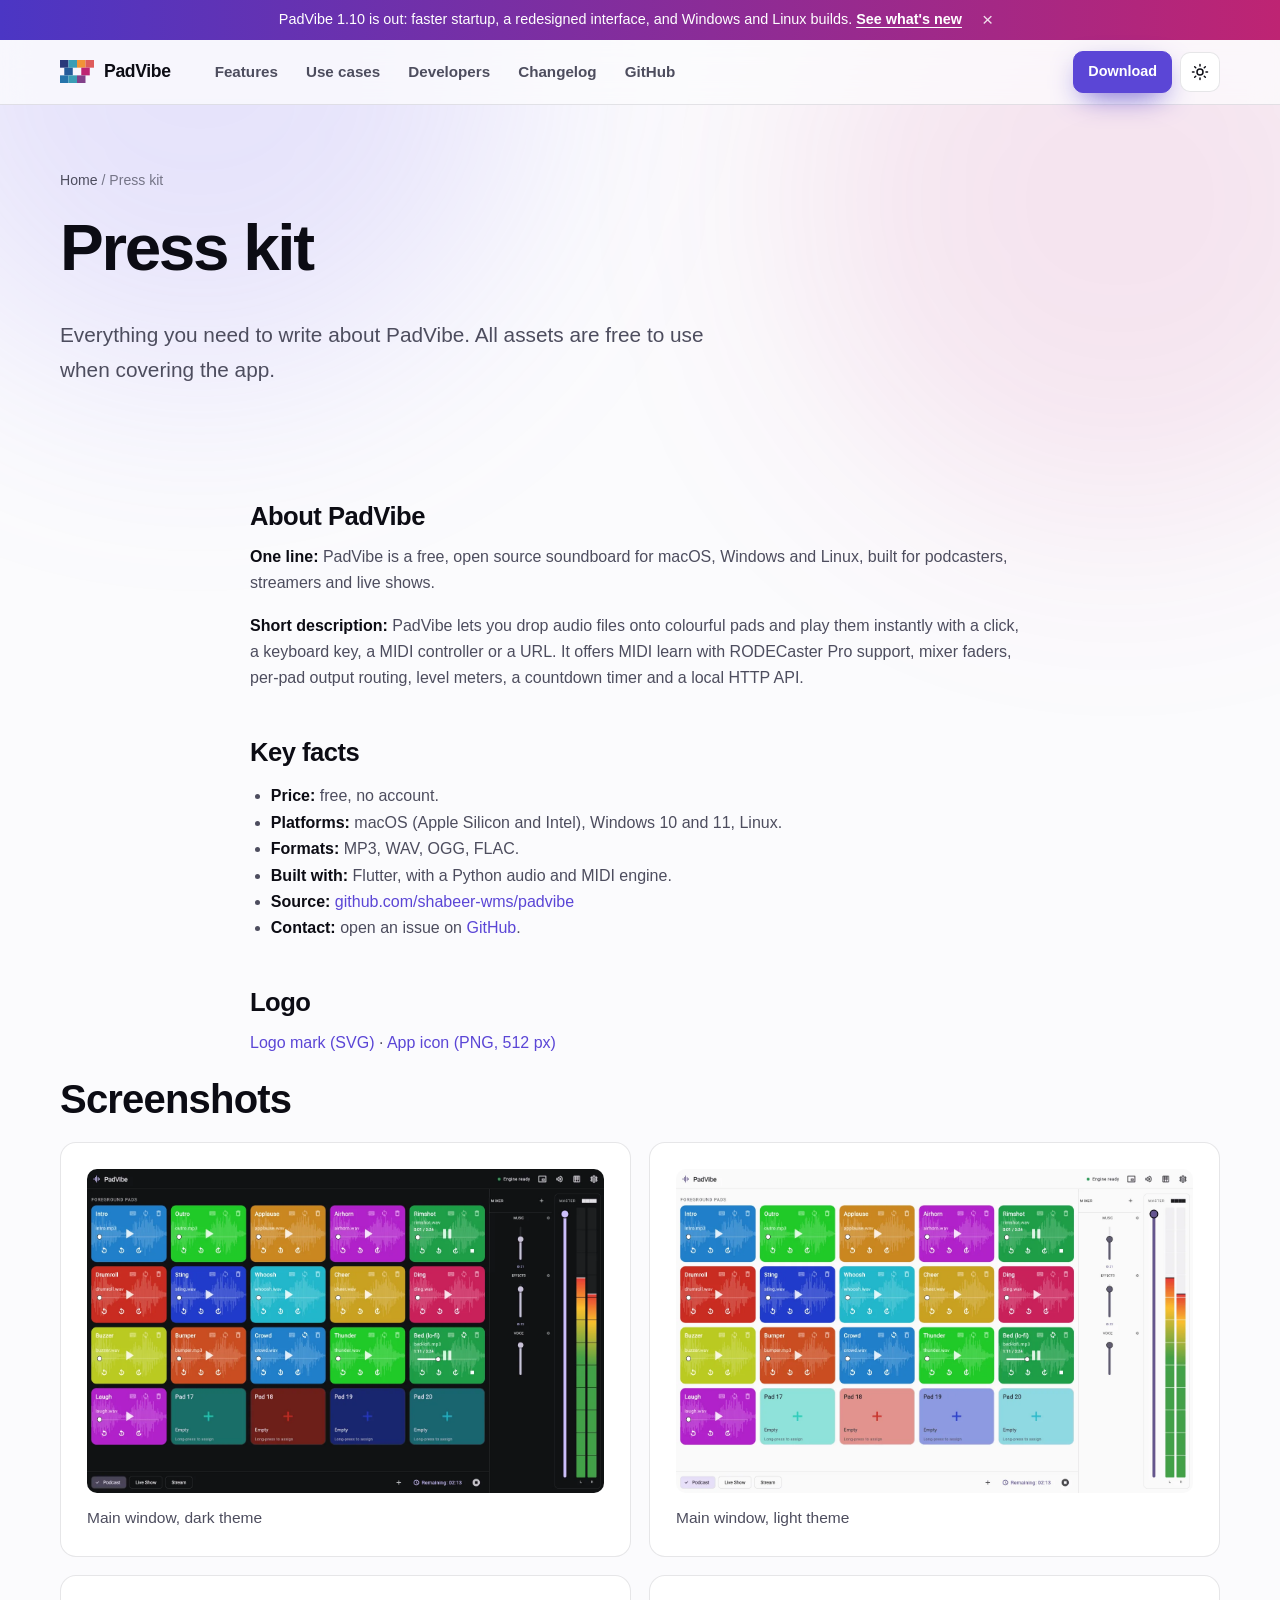
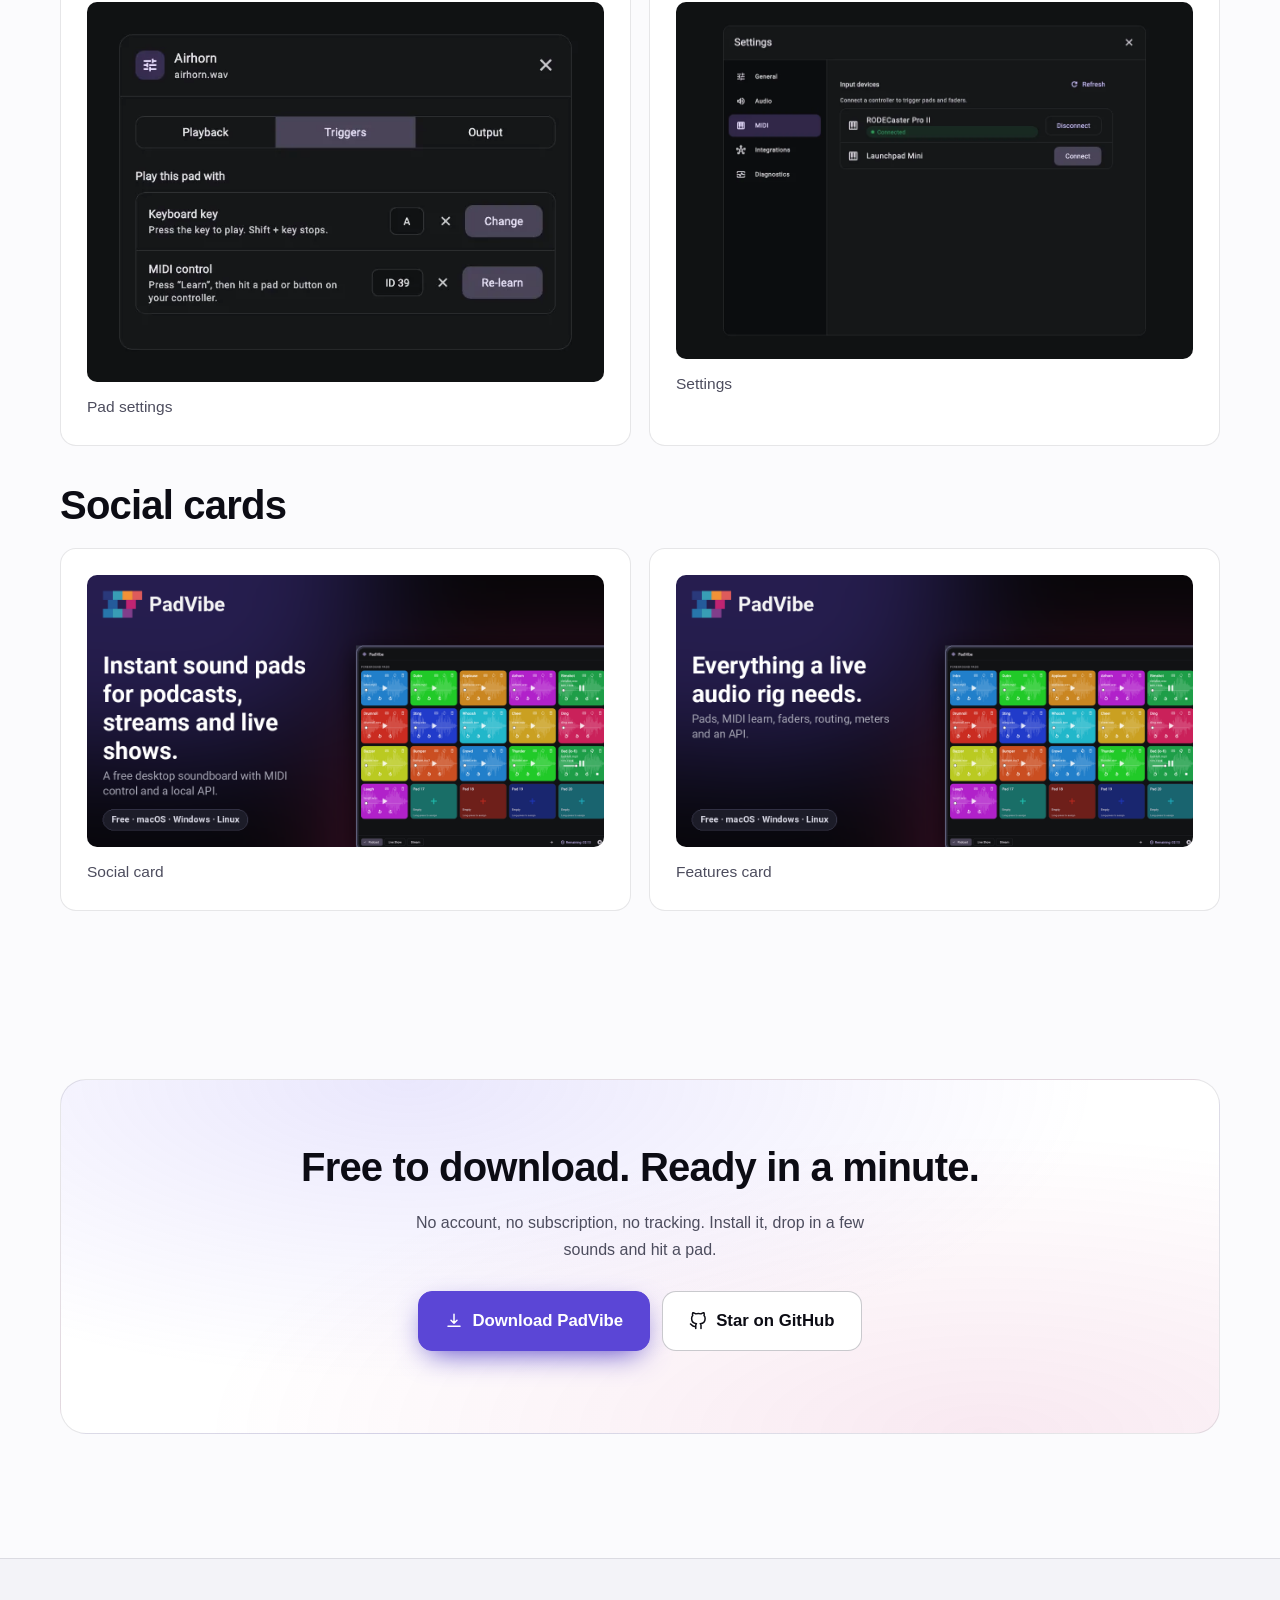
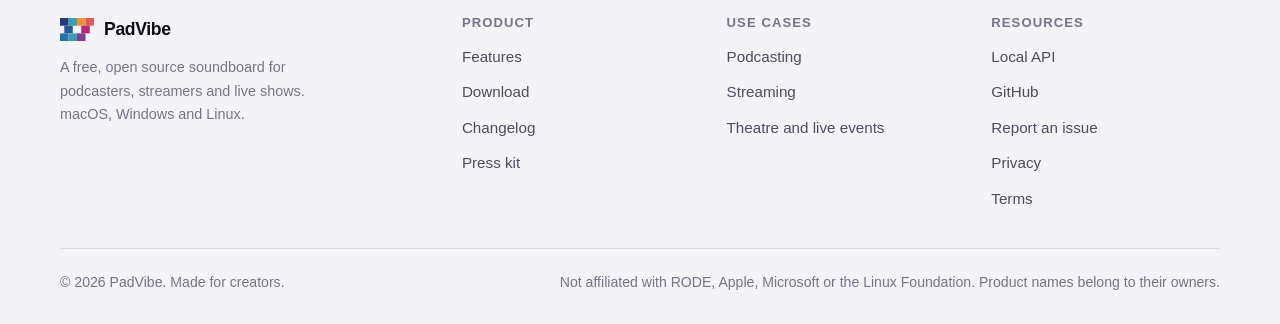
<file: press/index.html>
<!doctype html>
<html lang="en" data-theme="dark">
<head>
<meta charset="utf-8">
<meta name="viewport" content="width=device-width, initial-scale=1">
<title>PadVibe Press Kit: Logos, Screenshots &amp; Facts</title>
<meta name="description" content="Press kit for PadVibe, the free soundboard for podcasters, streamers and live shows: descriptions, key facts, logos and screenshots.">
<meta name="robots" content="index, follow, max-image-preview:large">
<link rel="canonical" href="https://padvibe.pro26.in/press/">
<meta name="theme-color" content="#09090b">
<meta name="color-scheme" content="dark light">
<link rel="icon" href="/favicon.ico" sizes="48x48">
<link rel="icon" href="/assets/icons/favicon.svg" type="image/svg+xml">
<link rel="apple-touch-icon" href="/assets/icons/apple-touch-icon.png">
<link rel="manifest" href="/manifest.webmanifest">
<meta property="og:type" content="website">
<meta property="og:site_name" content="PadVibe">
<meta property="og:title" content="PadVibe Press Kit: Logos, Screenshots &amp; Facts">
<meta property="og:description" content="Press kit for PadVibe, the free soundboard for podcasters, streamers and live shows: descriptions, key facts, logos and screenshots.">
<meta property="og:url" content="https://padvibe.pro26.in/press/">
<meta property="og:image" content="https://padvibe.pro26.in/assets/og/press.png">
<meta property="og:image:width" content="1200">
<meta property="og:image:height" content="630">
<meta property="og:image:alt" content="PadVibe: colourful sound pads, mixer faders and level meters">
<meta property="og:locale" content="en_US">
<meta name="twitter:card" content="summary_large_image">
<meta name="twitter:title" content="PadVibe Press Kit: Logos, Screenshots &amp; Facts">
<meta name="twitter:description" content="Press kit for PadVibe, the free soundboard for podcasters, streamers and live shows: descriptions, key facts, logos and screenshots.">
<meta name="twitter:image" content="https://padvibe.pro26.in/assets/og/press.png">
<script>(function(){var t=null;try{t=localStorage.getItem('pv-theme')}catch(e){}if(!t){t=window.matchMedia&&window.matchMedia('(prefers-color-scheme: light)').matches?'light':'dark'}document.documentElement.setAttribute('data-theme',t)})()</script>
<link rel="preload" href="/assets/site.dc52f754ee.css" as="style">
<link rel="stylesheet" href="/assets/site.dc52f754ee.css">
<script type="application/ld+json">{"@context":"https://schema.org","@type":"BreadcrumbList","itemListElement":[{"@type":"ListItem","position":1,"name":"Home","item":"https://padvibe.pro26.in/"},{"@type":"ListItem","position":2,"name":"Press kit","item":"https://padvibe.pro26.in/press/"}]}</script>
</head>
<body>
<div class="glow" aria-hidden="true"></div>
<a class="skip" href="#main">Skip to content</a>
<div class="announce" id="announce" data-id="1.10"><div class="container"><span><span class="long">PadVibe 1.10 is out: faster startup, a redesigned interface, and Windows and Linux builds.</span><span class="short">PadVibe 1.10 is out.</span> <a href="/changelog/">See what's new</a></span><button type="button" aria-label="Dismiss announcement">&times;</button></div></div>
<header class="site-header"><div class="container">
<a class="brand" href="/" aria-label="PadVibe home"><img src="/assets/icons/logo-mark.svg" width="34" height="23" alt="">PadVibe</a>
<nav class="nav" id="nav" aria-label="Main" data-open="false"><a href="/features/">Features</a><a href="/use-cases/">Use cases</a><a href="/developers/">Developers</a><a href="/changelog/">Changelog</a><a href="https://github.com/shabeer-wms/padvibe" rel="noopener">GitHub</a></nav>
<div class="header-actions">
<a class="btn btn-primary btn-sm" href="/download/">Download</a>
<button class="icon-btn" id="theme-toggle" type="button" aria-label="Toggle light and dark theme"><svg viewBox="0 0 24 24" width="18" height="18" fill="none" stroke="currentColor" stroke-width="2" stroke-linecap="round" stroke-linejoin="round" aria-hidden="true"><circle cx="12" cy="12" r="4"/><path d="M12 2v2m0 16v2M4.900 4.900l1.400 1.400m11.400 11.400 1.400 1.400M2 12h2m16 0h2M4.900 19.100l1.400-1.400M17.700 6.300l1.400-1.400"/></svg></button>
<button class="icon-btn menu-btn" id="menu-btn" type="button" aria-label="Menu" aria-expanded="false" aria-controls="nav"><svg viewBox="0 0 24 24" width="18" height="18" fill="none" stroke="currentColor" stroke-width="2" stroke-linecap="round" stroke-linejoin="round" aria-hidden="true"><path d="M4 6h16M4 12h16M4 18h16"/></svg></button>
</div></div></header>
<main id="main">
<section class="page-hero"><div class="container"><nav class="crumbs" aria-label="Breadcrumb"><a href="/">Home</a> / <span>Press kit</span></nav>
<h1>Press kit</h1><p class="lead">Everything you need to write about PadVibe. All assets are free to use when covering the app.</p></div></section>
<section class="section" style="padding-top:20px"><div class="narrow prose">
<h2>About PadVibe</h2>
<p><strong>One line:</strong> PadVibe is a free, open source soundboard for macOS, Windows and Linux, built for podcasters, streamers and live shows.</p>
<p><strong>Short description:</strong> PadVibe lets you drop audio files onto colourful pads and play them instantly with a click, a keyboard key, a MIDI controller or a URL. It offers MIDI learn with RODECaster Pro support, mixer faders, per-pad output routing, level meters, a countdown timer and a local HTTP API.</p>
<h2>Key facts</h2>
<ul><li><strong>Price:</strong> free, no account.</li><li><strong>Platforms:</strong> macOS (Apple Silicon and Intel), Windows 10 and 11, Linux.</li><li><strong>Formats:</strong> MP3, WAV, OGG, FLAC.</li><li><strong>Built with:</strong> Flutter, with a Python audio and MIDI engine.</li><li><strong>Source:</strong> <a href="https://github.com/shabeer-wms/padvibe" rel="noopener">github.com/shabeer-wms/padvibe</a></li><li><strong>Contact:</strong> open an issue on <a href="https://github.com/shabeer-wms/padvibe/issues" rel="noopener">GitHub</a>.</li></ul>
<h2>Logo</h2>
<p><a href="/assets/icons/logo-mark.svg" download>Logo mark (SVG)</a> &middot; <a href="/assets/icons/icon-512.png" download>App icon (PNG, 512 px)</a></p>
</div>
<div class="container" style="margin-top:20px"><h2>Screenshots</h2><div class="grid g2" style="margin-top:16px"><a class="card" href="/assets/img/app-home-dark.webp" download><img src="/assets/img/app-home-dark.webp" width="1440" height="900" alt="Main window, dark theme" loading="lazy" style="border-radius:10px;margin-bottom:12px"><p>Main window, dark theme</p></a><a class="card" href="/assets/img/app-home-light.webp" download><img src="/assets/img/app-home-light.webp" width="1440" height="900" alt="Main window, light theme" loading="lazy" style="border-radius:10px;margin-bottom:12px"><p>Main window, light theme</p></a><a class="card" href="/assets/img/app-pad-settings-dark.webp" download><img src="/assets/img/app-pad-settings-dark.webp" width="640" height="470" alt="Pad settings" loading="lazy" style="border-radius:10px;margin-bottom:12px"><p>Pad settings</p></a><a class="card" href="/assets/img/app-settings-dark.webp" download><img src="/assets/img/app-settings-dark.webp" width="1100" height="760" alt="Settings" loading="lazy" style="border-radius:10px;margin-bottom:12px"><p>Settings</p></a></div><h2 style="margin-top:36px">Social cards</h2><div class="grid g2" style="margin-top:16px"><a class="card" href="/assets/og/default.png" download><img src="/assets/og/default.png" width="1200" height="630" alt="Social card" loading="lazy" style="border-radius:10px;margin-bottom:12px"><p>Social card</p></a><a class="card" href="/assets/og/features.png" download><img src="/assets/og/features.png" width="1200" height="630" alt="Features card" loading="lazy" style="border-radius:10px;margin-bottom:12px"><p>Features card</p></a></div></div></section><section class="section"><div class="container"><div class="cta-band">
<h2>Free to download. Ready in a minute.</h2><p>No account, no subscription, no tracking. Install it, drop in a few sounds and hit a pad.</p>
<div class="cta-row"><a class="btn btn-primary btn-lg" href="/download/"><svg viewBox="0 0 24 24" fill="none" stroke="currentColor" stroke-width="2" stroke-linecap="round" stroke-linejoin="round" aria-hidden="true"><path d="M12 3v12m0 0 4-4m-4 4-4-4M4 19h16"/></svg> Download PadVibe</a><a class="btn btn-lg" href="https://github.com/shabeer-wms/padvibe" rel="noopener"><svg viewBox="0 0 24 24" fill="none" stroke="currentColor" stroke-width="2" stroke-linecap="round" stroke-linejoin="round" aria-hidden="true"><path d="M9 19c-5 1.5-5-2.5-7-3m14 6v-3.87a3.37 3.37 0 0 0-.94-2.61c3.14-.35 6.44-1.54 6.44-7A5.44 5.44 0 0 0 20 4.77 5.07 5.07 0 0 0 19.91 1S18.73.65 16 2.48a13.38 13.38 0 0 0-7 0C6.27.65 5.09 1 5.09 1A5.07 5.07 0 0 0 5 4.77a5.44 5.44 0 0 0-1.5 3.78c0 5.42 3.3 6.61 6.44 7A3.37 3.37 0 0 0 9 18.13V22"/></svg> Star on GitHub</a></div>
</div></div></section>
</main>
<footer class="site-footer"><div class="container">
<div class="footer-grid">
<div><a class="brand" href="/"><img src="/assets/icons/logo-mark.svg" width="34" height="23" alt="">PadVibe</a>
<p class="footer-note">A free, open source soundboard for podcasters, streamers and live shows. macOS, Windows and Linux.</p></div>
<div><h4>Product</h4><ul><li><a href="/features/">Features</a></li><li><a href="/download/">Download</a></li><li><a href="/changelog/">Changelog</a></li><li><a href="/press/">Press kit</a></li></ul></div>
<div><h4>Use cases</h4><ul><li><a href="/use-cases/podcasting/">Podcasting</a></li><li><a href="/use-cases/streaming/">Streaming</a></li><li><a href="/use-cases/theatre/">Theatre and live events</a></li></ul></div>
<div><h4>Resources</h4><ul><li><a href="/developers/">Local API</a></li><li><a href="https://github.com/shabeer-wms/padvibe" rel="noopener">GitHub</a></li><li><a href="https://github.com/shabeer-wms/padvibe/issues" rel="noopener">Report an issue</a></li><li><a href="/privacy/">Privacy</a></li><li><a href="/terms/">Terms</a></li></ul></div>
</div>
<div class="footer-bottom"><span>&copy; <span data-year>2026</span> PadVibe. Made for creators.</span><span>Not affiliated with RODE, Apple, Microsoft or the Linux Foundation. Product names belong to their owners.</span></div>
</div></footer>
<script src="/assets/site.4065edfec7.js" defer></script>
</body>
</html>
</file>
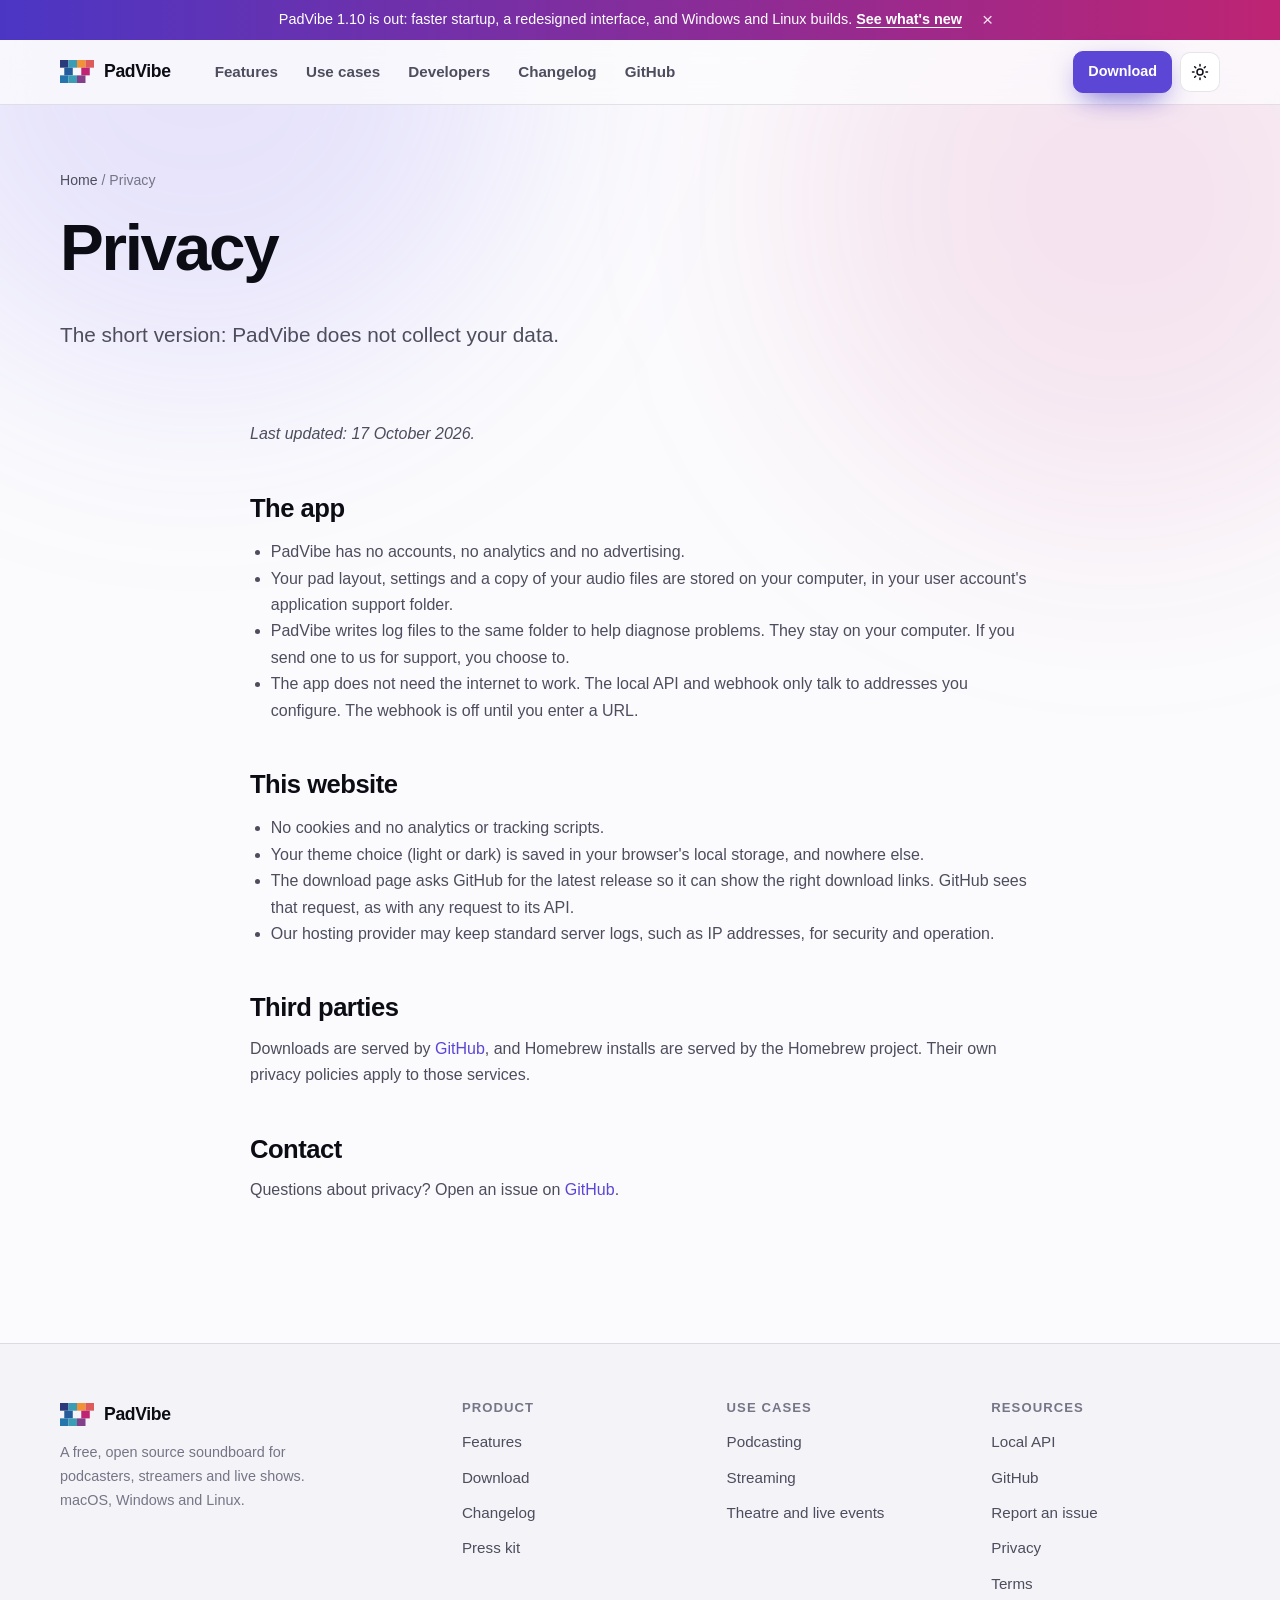
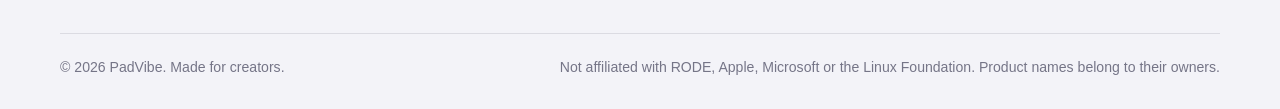
<file: privacy/index.html>
<!doctype html>
<html lang="en" data-theme="dark">
<head>
<meta charset="utf-8">
<meta name="viewport" content="width=device-width, initial-scale=1">
<title>Privacy Policy | PadVibe</title>
<meta name="description" content="PadVibe collects no personal data: no accounts, no analytics and no tracking. Read how the app and this website handle information.">
<meta name="robots" content="index, follow, max-image-preview:large">
<link rel="canonical" href="https://padvibe.pro26.in/privacy/">
<meta name="theme-color" content="#09090b">
<meta name="color-scheme" content="dark light">
<link rel="icon" href="/favicon.ico" sizes="48x48">
<link rel="icon" href="/assets/icons/favicon.svg" type="image/svg+xml">
<link rel="apple-touch-icon" href="/assets/icons/apple-touch-icon.png">
<link rel="manifest" href="/manifest.webmanifest">
<meta property="og:type" content="website">
<meta property="og:site_name" content="PadVibe">
<meta property="og:title" content="Privacy Policy | PadVibe">
<meta property="og:description" content="PadVibe collects no personal data: no accounts, no analytics and no tracking. Read how the app and this website handle information.">
<meta property="og:url" content="https://padvibe.pro26.in/privacy/">
<meta property="og:image" content="https://padvibe.pro26.in/assets/og/default.png">
<meta property="og:image:width" content="1200">
<meta property="og:image:height" content="630">
<meta property="og:image:alt" content="PadVibe: colourful sound pads, mixer faders and level meters">
<meta property="og:locale" content="en_US">
<meta name="twitter:card" content="summary_large_image">
<meta name="twitter:title" content="Privacy Policy | PadVibe">
<meta name="twitter:description" content="PadVibe collects no personal data: no accounts, no analytics and no tracking. Read how the app and this website handle information.">
<meta name="twitter:image" content="https://padvibe.pro26.in/assets/og/default.png">
<script>(function(){var t=null;try{t=localStorage.getItem('pv-theme')}catch(e){}if(!t){t=window.matchMedia&&window.matchMedia('(prefers-color-scheme: light)').matches?'light':'dark'}document.documentElement.setAttribute('data-theme',t)})()</script>
<link rel="preload" href="/assets/site.dc52f754ee.css" as="style">
<link rel="stylesheet" href="/assets/site.dc52f754ee.css">
<script type="application/ld+json">{"@context":"https://schema.org","@type":"BreadcrumbList","itemListElement":[{"@type":"ListItem","position":1,"name":"Home","item":"https://padvibe.pro26.in/"},{"@type":"ListItem","position":2,"name":"Privacy","item":"https://padvibe.pro26.in/privacy/"}]}</script>
</head>
<body>
<div class="glow" aria-hidden="true"></div>
<a class="skip" href="#main">Skip to content</a>
<div class="announce" id="announce" data-id="1.10"><div class="container"><span><span class="long">PadVibe 1.10 is out: faster startup, a redesigned interface, and Windows and Linux builds.</span><span class="short">PadVibe 1.10 is out.</span> <a href="/changelog/">See what's new</a></span><button type="button" aria-label="Dismiss announcement">&times;</button></div></div>
<header class="site-header"><div class="container">
<a class="brand" href="/" aria-label="PadVibe home"><img src="/assets/icons/logo-mark.svg" width="34" height="23" alt="">PadVibe</a>
<nav class="nav" id="nav" aria-label="Main" data-open="false"><a href="/features/">Features</a><a href="/use-cases/">Use cases</a><a href="/developers/">Developers</a><a href="/changelog/">Changelog</a><a href="https://github.com/shabeer-wms/padvibe" rel="noopener">GitHub</a></nav>
<div class="header-actions">
<a class="btn btn-primary btn-sm" href="/download/">Download</a>
<button class="icon-btn" id="theme-toggle" type="button" aria-label="Toggle light and dark theme"><svg viewBox="0 0 24 24" width="18" height="18" fill="none" stroke="currentColor" stroke-width="2" stroke-linecap="round" stroke-linejoin="round" aria-hidden="true"><circle cx="12" cy="12" r="4"/><path d="M12 2v2m0 16v2M4.900 4.900l1.400 1.400m11.400 11.400 1.400 1.400M2 12h2m16 0h2M4.900 19.100l1.400-1.400M17.700 6.300l1.400-1.400"/></svg></button>
<button class="icon-btn menu-btn" id="menu-btn" type="button" aria-label="Menu" aria-expanded="false" aria-controls="nav"><svg viewBox="0 0 24 24" width="18" height="18" fill="none" stroke="currentColor" stroke-width="2" stroke-linecap="round" stroke-linejoin="round" aria-hidden="true"><path d="M4 6h16M4 12h16M4 18h16"/></svg></button>
</div></div></header>
<main id="main">
<section class="page-hero"><div class="container"><nav class="crumbs" aria-label="Breadcrumb"><a href="/">Home</a> / <span>Privacy</span></nav><h1>Privacy</h1><p class="lead">The short version: PadVibe does not collect your data.</p></div></section>
<section class="section" style="padding-top:20px"><div class="narrow prose">
<p><em>Last updated: 17 October 2026.</em></p>
<h2>The app</h2>
<ul><li>PadVibe has no accounts, no analytics and no advertising.</li><li>Your pad layout, settings and a copy of your audio files are stored on your computer, in your user account's application support folder.</li><li>PadVibe writes log files to the same folder to help diagnose problems. They stay on your computer. If you send one to us for support, you choose to.</li><li>The app does not need the internet to work. The local API and webhook only talk to addresses you configure. The webhook is off until you enter a URL.</li></ul>
<h2>This website</h2>
<ul><li>No cookies and no analytics or tracking scripts.</li><li>Your theme choice (light or dark) is saved in your browser's local storage, and nowhere else.</li><li>The download page asks GitHub for the latest release so it can show the right download links. GitHub sees that request, as with any request to its API.</li><li>Our hosting provider may keep standard server logs, such as IP addresses, for security and operation.</li></ul>
<h2>Third parties</h2>
<p>Downloads are served by <a href="https://github.com/shabeer-wms/padvibe/releases" rel="noopener">GitHub</a>, and Homebrew installs are served by the Homebrew project. Their own privacy policies apply to those services.</p>
<h2>Contact</h2>
<p>Questions about privacy? Open an issue on <a href="https://github.com/shabeer-wms/padvibe/issues" rel="noopener">GitHub</a>.</p>
</div></section>
</main>
<footer class="site-footer"><div class="container">
<div class="footer-grid">
<div><a class="brand" href="/"><img src="/assets/icons/logo-mark.svg" width="34" height="23" alt="">PadVibe</a>
<p class="footer-note">A free, open source soundboard for podcasters, streamers and live shows. macOS, Windows and Linux.</p></div>
<div><h4>Product</h4><ul><li><a href="/features/">Features</a></li><li><a href="/download/">Download</a></li><li><a href="/changelog/">Changelog</a></li><li><a href="/press/">Press kit</a></li></ul></div>
<div><h4>Use cases</h4><ul><li><a href="/use-cases/podcasting/">Podcasting</a></li><li><a href="/use-cases/streaming/">Streaming</a></li><li><a href="/use-cases/theatre/">Theatre and live events</a></li></ul></div>
<div><h4>Resources</h4><ul><li><a href="/developers/">Local API</a></li><li><a href="https://github.com/shabeer-wms/padvibe" rel="noopener">GitHub</a></li><li><a href="https://github.com/shabeer-wms/padvibe/issues" rel="noopener">Report an issue</a></li><li><a href="/privacy/">Privacy</a></li><li><a href="/terms/">Terms</a></li></ul></div>
</div>
<div class="footer-bottom"><span>&copy; <span data-year>2026</span> PadVibe. Made for creators.</span><span>Not affiliated with RODE, Apple, Microsoft or the Linux Foundation. Product names belong to their owners.</span></div>
</div></footer>
<script src="/assets/site.4065edfec7.js" defer></script>
</body>
</html>
</file>
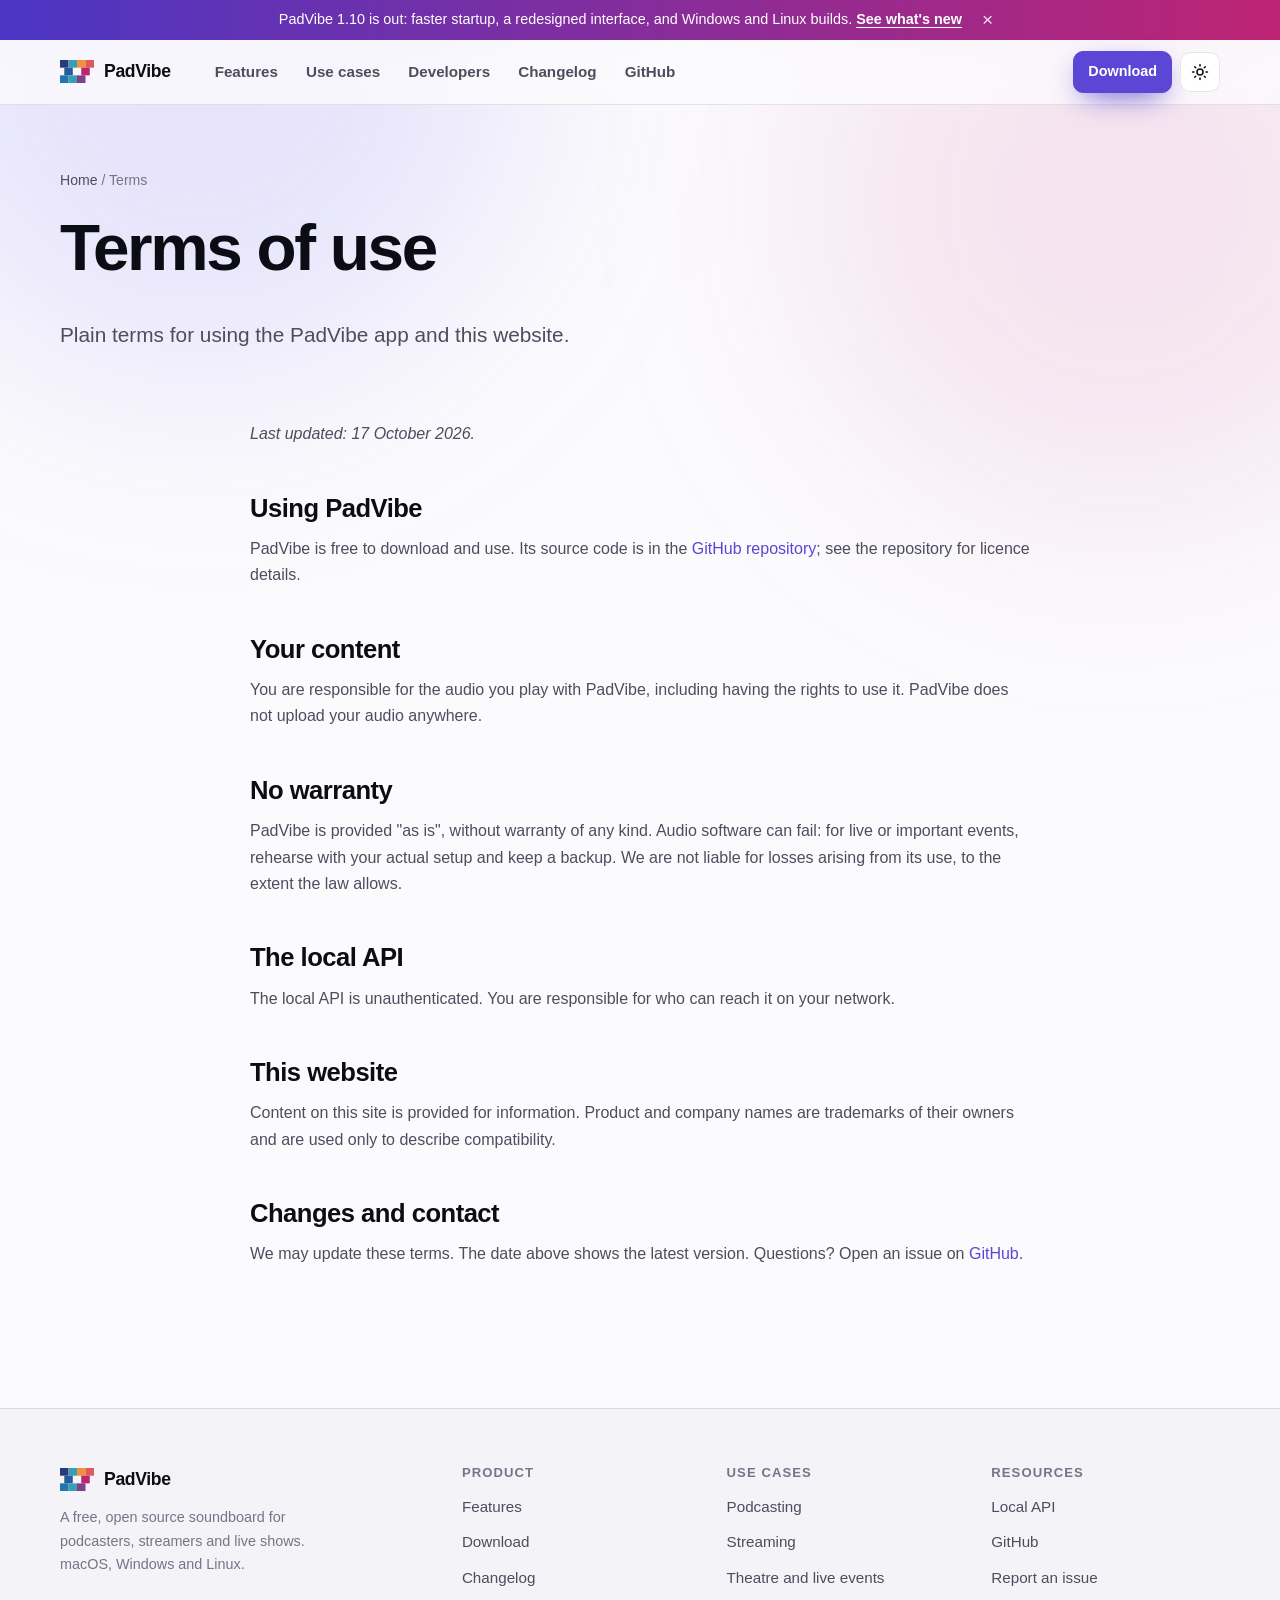
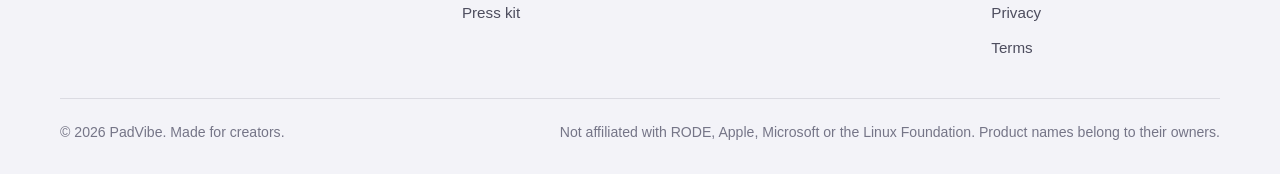
<file: terms/index.html>
<!doctype html>
<html lang="en" data-theme="dark">
<head>
<meta charset="utf-8">
<meta name="viewport" content="width=device-width, initial-scale=1">
<title>Terms of Use | PadVibe</title>
<meta name="description" content="Plain-language terms for using the PadVibe soundboard app and this website, including the local API and your responsibilities.">
<meta name="robots" content="index, follow, max-image-preview:large">
<link rel="canonical" href="https://padvibe.pro26.in/terms/">
<meta name="theme-color" content="#09090b">
<meta name="color-scheme" content="dark light">
<link rel="icon" href="/favicon.ico" sizes="48x48">
<link rel="icon" href="/assets/icons/favicon.svg" type="image/svg+xml">
<link rel="apple-touch-icon" href="/assets/icons/apple-touch-icon.png">
<link rel="manifest" href="/manifest.webmanifest">
<meta property="og:type" content="website">
<meta property="og:site_name" content="PadVibe">
<meta property="og:title" content="Terms of Use | PadVibe">
<meta property="og:description" content="Plain-language terms for using the PadVibe soundboard app and this website, including the local API and your responsibilities.">
<meta property="og:url" content="https://padvibe.pro26.in/terms/">
<meta property="og:image" content="https://padvibe.pro26.in/assets/og/default.png">
<meta property="og:image:width" content="1200">
<meta property="og:image:height" content="630">
<meta property="og:image:alt" content="PadVibe: colourful sound pads, mixer faders and level meters">
<meta property="og:locale" content="en_US">
<meta name="twitter:card" content="summary_large_image">
<meta name="twitter:title" content="Terms of Use | PadVibe">
<meta name="twitter:description" content="Plain-language terms for using the PadVibe soundboard app and this website, including the local API and your responsibilities.">
<meta name="twitter:image" content="https://padvibe.pro26.in/assets/og/default.png">
<script>(function(){var t=null;try{t=localStorage.getItem('pv-theme')}catch(e){}if(!t){t=window.matchMedia&&window.matchMedia('(prefers-color-scheme: light)').matches?'light':'dark'}document.documentElement.setAttribute('data-theme',t)})()</script>
<link rel="preload" href="/assets/site.dc52f754ee.css" as="style">
<link rel="stylesheet" href="/assets/site.dc52f754ee.css">
<script type="application/ld+json">{"@context":"https://schema.org","@type":"BreadcrumbList","itemListElement":[{"@type":"ListItem","position":1,"name":"Home","item":"https://padvibe.pro26.in/"},{"@type":"ListItem","position":2,"name":"Terms","item":"https://padvibe.pro26.in/terms/"}]}</script>
</head>
<body>
<div class="glow" aria-hidden="true"></div>
<a class="skip" href="#main">Skip to content</a>
<div class="announce" id="announce" data-id="1.10"><div class="container"><span><span class="long">PadVibe 1.10 is out: faster startup, a redesigned interface, and Windows and Linux builds.</span><span class="short">PadVibe 1.10 is out.</span> <a href="/changelog/">See what's new</a></span><button type="button" aria-label="Dismiss announcement">&times;</button></div></div>
<header class="site-header"><div class="container">
<a class="brand" href="/" aria-label="PadVibe home"><img src="/assets/icons/logo-mark.svg" width="34" height="23" alt="">PadVibe</a>
<nav class="nav" id="nav" aria-label="Main" data-open="false"><a href="/features/">Features</a><a href="/use-cases/">Use cases</a><a href="/developers/">Developers</a><a href="/changelog/">Changelog</a><a href="https://github.com/shabeer-wms/padvibe" rel="noopener">GitHub</a></nav>
<div class="header-actions">
<a class="btn btn-primary btn-sm" href="/download/">Download</a>
<button class="icon-btn" id="theme-toggle" type="button" aria-label="Toggle light and dark theme"><svg viewBox="0 0 24 24" width="18" height="18" fill="none" stroke="currentColor" stroke-width="2" stroke-linecap="round" stroke-linejoin="round" aria-hidden="true"><circle cx="12" cy="12" r="4"/><path d="M12 2v2m0 16v2M4.900 4.900l1.400 1.400m11.400 11.400 1.400 1.400M2 12h2m16 0h2M4.900 19.100l1.400-1.400M17.700 6.300l1.400-1.400"/></svg></button>
<button class="icon-btn menu-btn" id="menu-btn" type="button" aria-label="Menu" aria-expanded="false" aria-controls="nav"><svg viewBox="0 0 24 24" width="18" height="18" fill="none" stroke="currentColor" stroke-width="2" stroke-linecap="round" stroke-linejoin="round" aria-hidden="true"><path d="M4 6h16M4 12h16M4 18h16"/></svg></button>
</div></div></header>
<main id="main">
<section class="page-hero"><div class="container"><nav class="crumbs" aria-label="Breadcrumb"><a href="/">Home</a> / <span>Terms</span></nav><h1>Terms of use</h1><p class="lead">Plain terms for using the PadVibe app and this website.</p></div></section>
<section class="section" style="padding-top:20px"><div class="narrow prose">
<p><em>Last updated: 17 October 2026.</em></p>
<h2>Using PadVibe</h2>
<p>PadVibe is free to download and use. Its source code is in the <a href="https://github.com/shabeer-wms/padvibe" rel="noopener">GitHub repository</a>; see the repository for licence details.</p>
<h2>Your content</h2>
<p>You are responsible for the audio you play with PadVibe, including having the rights to use it. PadVibe does not upload your audio anywhere.</p>
<h2>No warranty</h2>
<p>PadVibe is provided "as is", without warranty of any kind. Audio software can fail: for live or important events, rehearse with your actual setup and keep a backup. We are not liable for losses arising from its use, to the extent the law allows.</p>
<h2>The local API</h2>
<p>The local API is unauthenticated. You are responsible for who can reach it on your network.</p>
<h2>This website</h2>
<p>Content on this site is provided for information. Product and company names are trademarks of their owners and are used only to describe compatibility.</p>
<h2>Changes and contact</h2>
<p>We may update these terms. The date above shows the latest version. Questions? Open an issue on <a href="https://github.com/shabeer-wms/padvibe/issues" rel="noopener">GitHub</a>.</p>
</div></section>
</main>
<footer class="site-footer"><div class="container">
<div class="footer-grid">
<div><a class="brand" href="/"><img src="/assets/icons/logo-mark.svg" width="34" height="23" alt="">PadVibe</a>
<p class="footer-note">A free, open source soundboard for podcasters, streamers and live shows. macOS, Windows and Linux.</p></div>
<div><h4>Product</h4><ul><li><a href="/features/">Features</a></li><li><a href="/download/">Download</a></li><li><a href="/changelog/">Changelog</a></li><li><a href="/press/">Press kit</a></li></ul></div>
<div><h4>Use cases</h4><ul><li><a href="/use-cases/podcasting/">Podcasting</a></li><li><a href="/use-cases/streaming/">Streaming</a></li><li><a href="/use-cases/theatre/">Theatre and live events</a></li></ul></div>
<div><h4>Resources</h4><ul><li><a href="/developers/">Local API</a></li><li><a href="https://github.com/shabeer-wms/padvibe" rel="noopener">GitHub</a></li><li><a href="https://github.com/shabeer-wms/padvibe/issues" rel="noopener">Report an issue</a></li><li><a href="/privacy/">Privacy</a></li><li><a href="/terms/">Terms</a></li></ul></div>
</div>
<div class="footer-bottom"><span>&copy; <span data-year>2026</span> PadVibe. Made for creators.</span><span>Not affiliated with RODE, Apple, Microsoft or the Linux Foundation. Product names belong to their owners.</span></div>
</div></footer>
<script src="/assets/site.4065edfec7.js" defer></script>
</body>
</html>
</file>
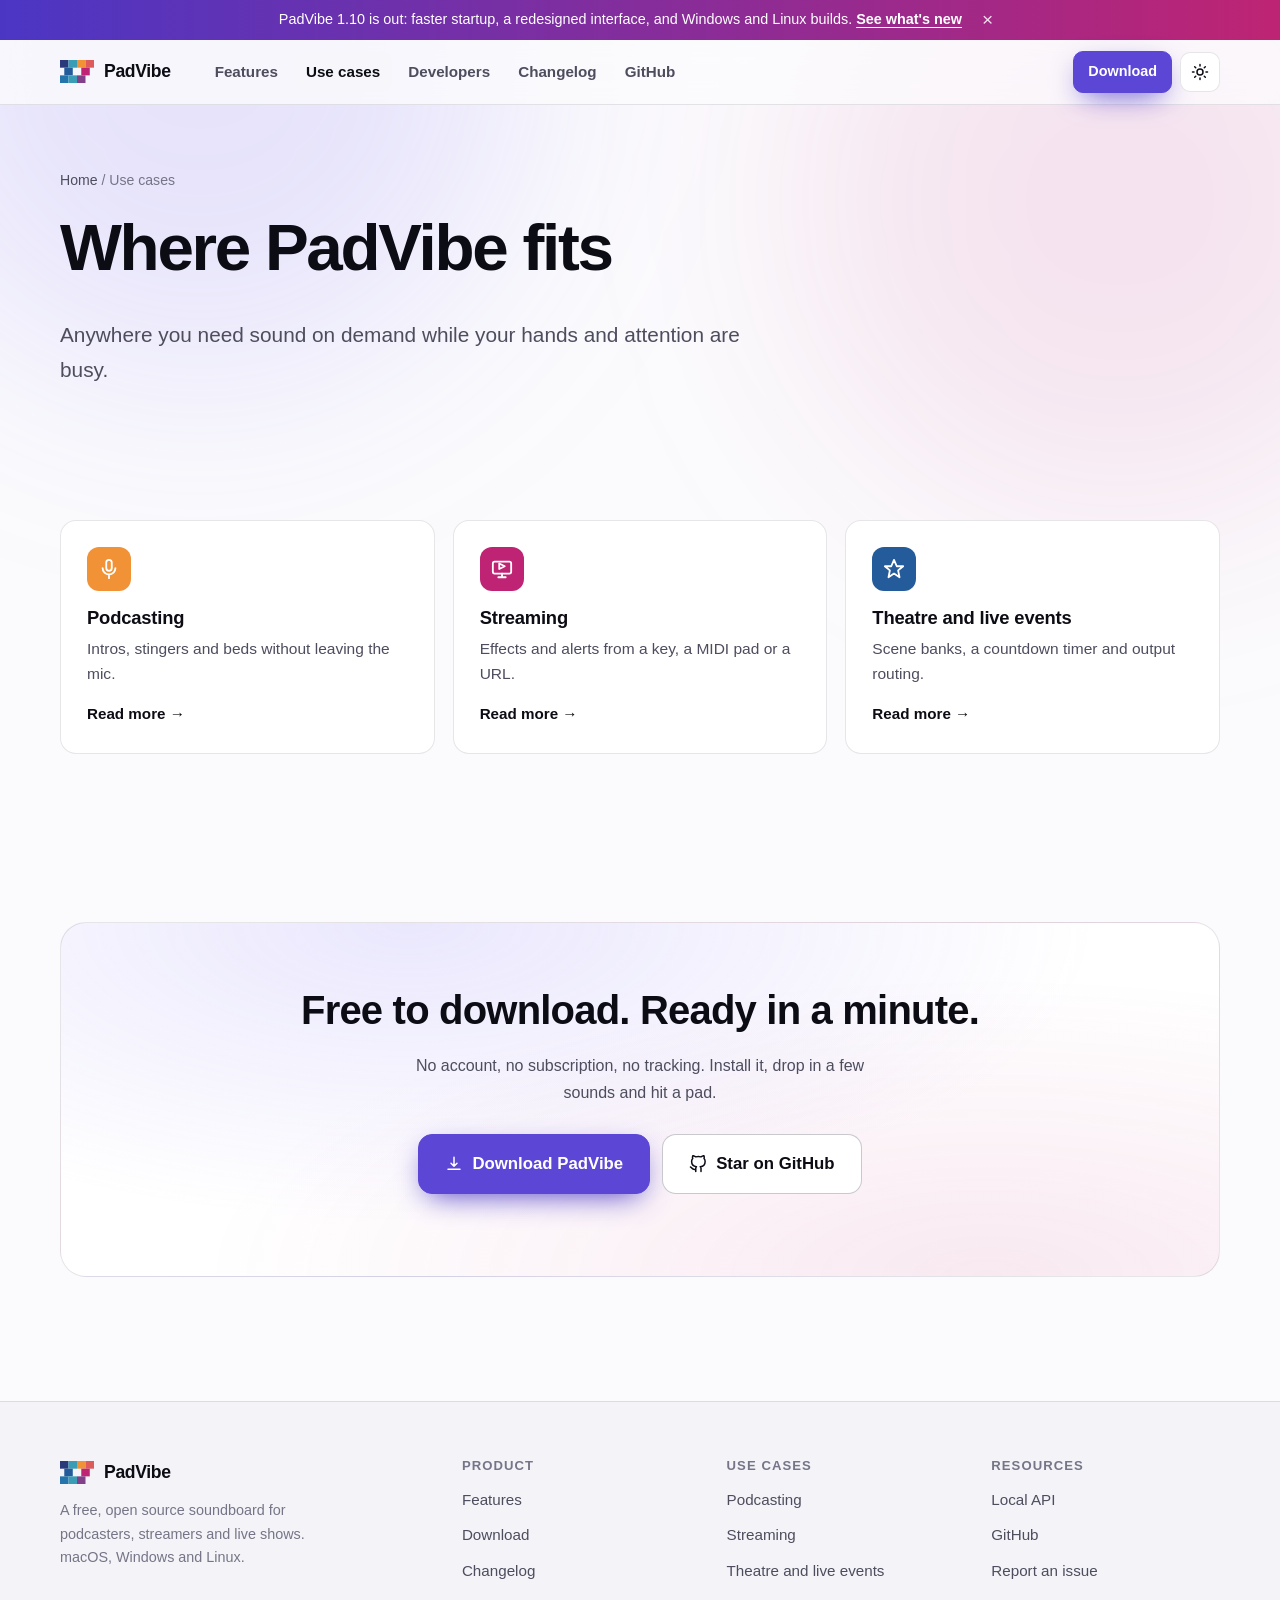
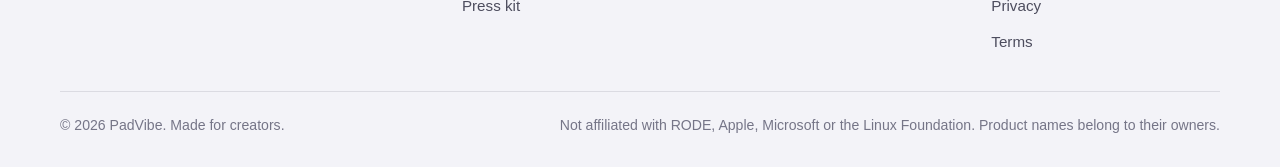
<file: use-cases/index.html>
<!doctype html>
<html lang="en" data-theme="dark">
<head>
<meta charset="utf-8">
<meta name="viewport" content="width=device-width, initial-scale=1">
<title>PadVibe Use Cases: Podcasting, Streaming, Live Events</title>
<meta name="description" content="See how podcasters, streamers and live-event crews use PadVibe, a free soundboard with MIDI control and per-pad output routing.">
<meta name="robots" content="index, follow, max-image-preview:large">
<link rel="canonical" href="https://padvibe.pro26.in/use-cases/">
<meta name="theme-color" content="#09090b">
<meta name="color-scheme" content="dark light">
<link rel="icon" href="/favicon.ico" sizes="48x48">
<link rel="icon" href="/assets/icons/favicon.svg" type="image/svg+xml">
<link rel="apple-touch-icon" href="/assets/icons/apple-touch-icon.png">
<link rel="manifest" href="/manifest.webmanifest">
<meta property="og:type" content="website">
<meta property="og:site_name" content="PadVibe">
<meta property="og:title" content="PadVibe Use Cases: Podcasting, Streaming, Live Events">
<meta property="og:description" content="See how podcasters, streamers and live-event crews use PadVibe, a free soundboard with MIDI control and per-pad output routing.">
<meta property="og:url" content="https://padvibe.pro26.in/use-cases/">
<meta property="og:image" content="https://padvibe.pro26.in/assets/og/default.png">
<meta property="og:image:width" content="1200">
<meta property="og:image:height" content="630">
<meta property="og:image:alt" content="PadVibe: colourful sound pads, mixer faders and level meters">
<meta property="og:locale" content="en_US">
<meta name="twitter:card" content="summary_large_image">
<meta name="twitter:title" content="PadVibe Use Cases: Podcasting, Streaming, Live Events">
<meta name="twitter:description" content="See how podcasters, streamers and live-event crews use PadVibe, a free soundboard with MIDI control and per-pad output routing.">
<meta name="twitter:image" content="https://padvibe.pro26.in/assets/og/default.png">
<script>(function(){var t=null;try{t=localStorage.getItem('pv-theme')}catch(e){}if(!t){t=window.matchMedia&&window.matchMedia('(prefers-color-scheme: light)').matches?'light':'dark'}document.documentElement.setAttribute('data-theme',t)})()</script>
<link rel="preload" href="/assets/site.dc52f754ee.css" as="style">
<link rel="stylesheet" href="/assets/site.dc52f754ee.css">
<script type="application/ld+json">{"@context":"https://schema.org","@type":"BreadcrumbList","itemListElement":[{"@type":"ListItem","position":1,"name":"Home","item":"https://padvibe.pro26.in/"},{"@type":"ListItem","position":2,"name":"Use cases","item":"https://padvibe.pro26.in/use-cases/"}]}</script>
</head>
<body>
<div class="glow" aria-hidden="true"></div>
<a class="skip" href="#main">Skip to content</a>
<div class="announce" id="announce" data-id="1.10"><div class="container"><span><span class="long">PadVibe 1.10 is out: faster startup, a redesigned interface, and Windows and Linux builds.</span><span class="short">PadVibe 1.10 is out.</span> <a href="/changelog/">See what's new</a></span><button type="button" aria-label="Dismiss announcement">&times;</button></div></div>
<header class="site-header"><div class="container">
<a class="brand" href="/" aria-label="PadVibe home"><img src="/assets/icons/logo-mark.svg" width="34" height="23" alt="">PadVibe</a>
<nav class="nav" id="nav" aria-label="Main" data-open="false"><a href="/features/">Features</a><a href="/use-cases/" aria-current="page">Use cases</a><a href="/developers/">Developers</a><a href="/changelog/">Changelog</a><a href="https://github.com/shabeer-wms/padvibe" rel="noopener">GitHub</a></nav>
<div class="header-actions">
<a class="btn btn-primary btn-sm" href="/download/">Download</a>
<button class="icon-btn" id="theme-toggle" type="button" aria-label="Toggle light and dark theme"><svg viewBox="0 0 24 24" width="18" height="18" fill="none" stroke="currentColor" stroke-width="2" stroke-linecap="round" stroke-linejoin="round" aria-hidden="true"><circle cx="12" cy="12" r="4"/><path d="M12 2v2m0 16v2M4.900 4.900l1.400 1.400m11.400 11.400 1.400 1.400M2 12h2m16 0h2M4.900 19.100l1.400-1.400M17.700 6.300l1.400-1.400"/></svg></button>
<button class="icon-btn menu-btn" id="menu-btn" type="button" aria-label="Menu" aria-expanded="false" aria-controls="nav"><svg viewBox="0 0 24 24" width="18" height="18" fill="none" stroke="currentColor" stroke-width="2" stroke-linecap="round" stroke-linejoin="round" aria-hidden="true"><path d="M4 6h16M4 12h16M4 18h16"/></svg></button>
</div></div></header>
<main id="main">
<section class="page-hero"><div class="container"><nav class="crumbs" aria-label="Breadcrumb"><a href="/">Home</a> / <span>Use cases</span></nav>
<h1>Where PadVibe fits</h1><p class="lead">Anywhere you need sound on demand while your hands and attention are busy.</p></div></section>
<section class="section"><div class="container"><div class="grid g3"><a class="card" href="/use-cases/podcasting/"><div class="ico" style="background:#f19237"><svg viewBox="0 0 24 24" fill="none" stroke="currentColor" stroke-width="2" stroke-linecap="round" stroke-linejoin="round" aria-hidden="true"><rect x="9" y="2" width="6" height="12" rx="3"/><path d="M5 11a7 7 0 0 0 14 0m-7 7v4"/></svg></div><h3>Podcasting</h3><p>Intros, stingers and beds without leaving the mic.</p><span class="more">Read more &rarr;</span></a><a class="card" href="/use-cases/streaming/"><div class="ico" style="background:#be2473"><svg viewBox="0 0 24 24" fill="none" stroke="currentColor" stroke-width="2" stroke-linecap="round" stroke-linejoin="round" aria-hidden="true"><rect x="2" y="4" width="20" height="13" rx="2"/><path d="M8 21h8m-4-4v4m-3-9 6-3-6-3z"/></svg></div><h3>Streaming</h3><p>Effects and alerts from a key, a MIDI pad or a URL.</p><span class="more">Read more &rarr;</span></a><a class="card" href="/use-cases/theatre/"><div class="ico" style="background:#245b9a"><svg viewBox="0 0 24 24" fill="none" stroke="currentColor" stroke-width="2" stroke-linecap="round" stroke-linejoin="round" aria-hidden="true"><path d="m12 2 3 7h7l-5.5 4.5L18 21l-6-4-6 4 1.5-7.5L2 9h7z"/></svg></div><h3>Theatre and live events</h3><p>Scene banks, a countdown timer and output routing.</p><span class="more">Read more &rarr;</span></a></div></div></section><section class="section"><div class="container"><div class="cta-band">
<h2>Free to download. Ready in a minute.</h2><p>No account, no subscription, no tracking. Install it, drop in a few sounds and hit a pad.</p>
<div class="cta-row"><a class="btn btn-primary btn-lg" href="/download/"><svg viewBox="0 0 24 24" fill="none" stroke="currentColor" stroke-width="2" stroke-linecap="round" stroke-linejoin="round" aria-hidden="true"><path d="M12 3v12m0 0 4-4m-4 4-4-4M4 19h16"/></svg> Download PadVibe</a><a class="btn btn-lg" href="https://github.com/shabeer-wms/padvibe" rel="noopener"><svg viewBox="0 0 24 24" fill="none" stroke="currentColor" stroke-width="2" stroke-linecap="round" stroke-linejoin="round" aria-hidden="true"><path d="M9 19c-5 1.5-5-2.5-7-3m14 6v-3.87a3.37 3.37 0 0 0-.94-2.61c3.14-.35 6.44-1.54 6.44-7A5.44 5.44 0 0 0 20 4.77 5.07 5.07 0 0 0 19.91 1S18.73.65 16 2.48a13.38 13.38 0 0 0-7 0C6.27.65 5.09 1 5.09 1A5.07 5.07 0 0 0 5 4.77a5.44 5.44 0 0 0-1.5 3.78c0 5.42 3.3 6.61 6.44 7A3.37 3.37 0 0 0 9 18.13V22"/></svg> Star on GitHub</a></div>
</div></div></section>
</main>
<footer class="site-footer"><div class="container">
<div class="footer-grid">
<div><a class="brand" href="/"><img src="/assets/icons/logo-mark.svg" width="34" height="23" alt="">PadVibe</a>
<p class="footer-note">A free, open source soundboard for podcasters, streamers and live shows. macOS, Windows and Linux.</p></div>
<div><h4>Product</h4><ul><li><a href="/features/">Features</a></li><li><a href="/download/">Download</a></li><li><a href="/changelog/">Changelog</a></li><li><a href="/press/">Press kit</a></li></ul></div>
<div><h4>Use cases</h4><ul><li><a href="/use-cases/podcasting/">Podcasting</a></li><li><a href="/use-cases/streaming/">Streaming</a></li><li><a href="/use-cases/theatre/">Theatre and live events</a></li></ul></div>
<div><h4>Resources</h4><ul><li><a href="/developers/">Local API</a></li><li><a href="https://github.com/shabeer-wms/padvibe" rel="noopener">GitHub</a></li><li><a href="https://github.com/shabeer-wms/padvibe/issues" rel="noopener">Report an issue</a></li><li><a href="/privacy/">Privacy</a></li><li><a href="/terms/">Terms</a></li></ul></div>
</div>
<div class="footer-bottom"><span>&copy; <span data-year>2026</span> PadVibe. Made for creators.</span><span>Not affiliated with RODE, Apple, Microsoft or the Linux Foundation. Product names belong to their owners.</span></div>
</div></footer>
<script src="/assets/site.4065edfec7.js" defer></script>
</body>
</html>
</file>
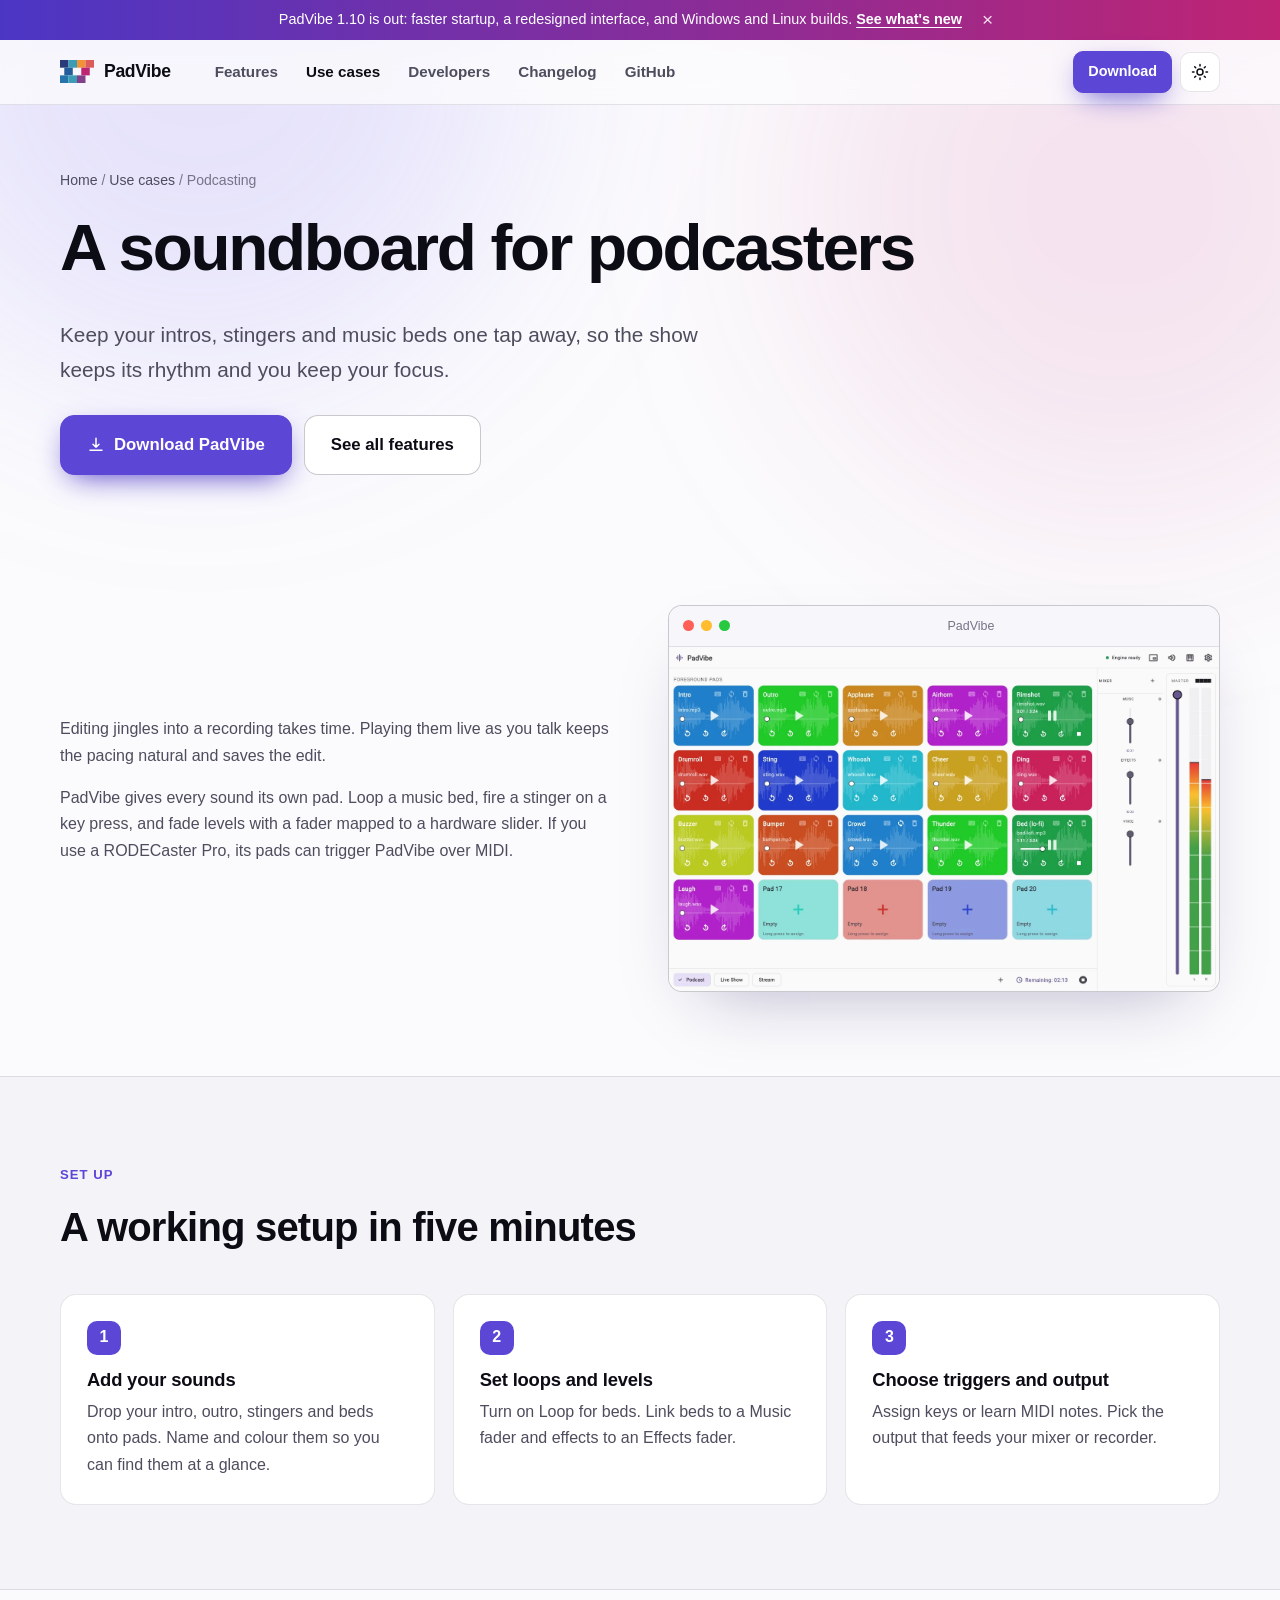
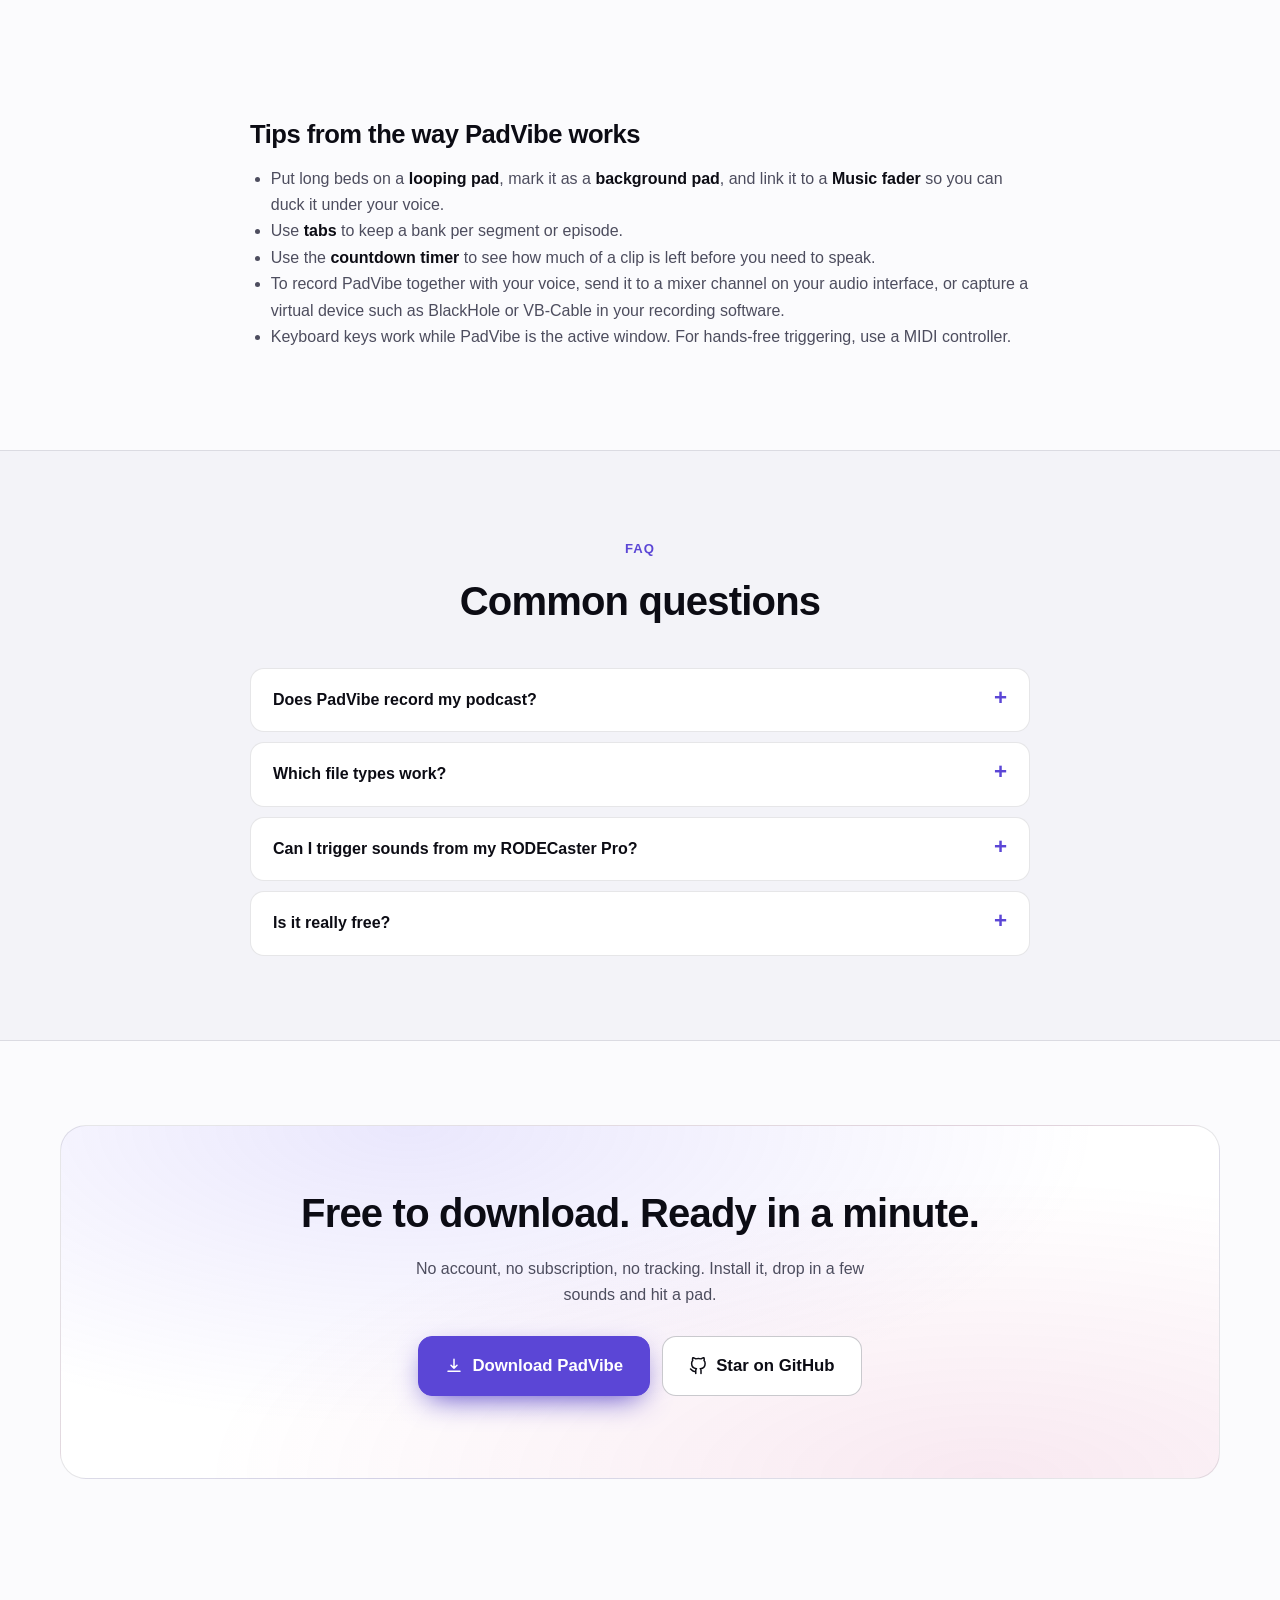
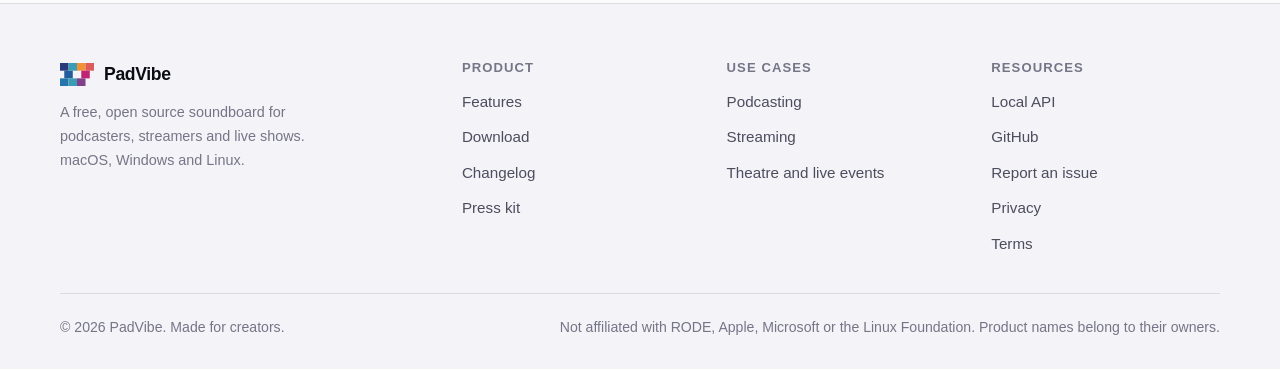
<file: use-cases/podcasting/index.html>
<!doctype html>
<html lang="en" data-theme="dark">
<head>
<meta charset="utf-8">
<meta name="viewport" content="width=device-width, initial-scale=1">
<title>Podcast Soundboard App for Intros, Stingers &amp; Beds | PadVibe</title>
<meta name="description" content="A free soundboard for podcasters. Fire intros, outros, stingers and music beds from pads, keys or a MIDI controller, and route each to the right output.">
<meta name="robots" content="index, follow, max-image-preview:large">
<link rel="canonical" href="https://padvibe.pro26.in/use-cases/podcasting/">
<meta name="theme-color" content="#09090b">
<meta name="color-scheme" content="dark light">
<link rel="icon" href="/favicon.ico" sizes="48x48">
<link rel="icon" href="/assets/icons/favicon.svg" type="image/svg+xml">
<link rel="apple-touch-icon" href="/assets/icons/apple-touch-icon.png">
<link rel="manifest" href="/manifest.webmanifest">
<meta property="og:type" content="website">
<meta property="og:site_name" content="PadVibe">
<meta property="og:title" content="Podcast Soundboard App for Intros, Stingers &amp; Beds | PadVibe">
<meta property="og:description" content="A free soundboard for podcasters. Fire intros, outros, stingers and music beds from pads, keys or a MIDI controller, and route each to the right output.">
<meta property="og:url" content="https://padvibe.pro26.in/use-cases/podcasting/">
<meta property="og:image" content="https://padvibe.pro26.in/assets/og/podcasting.png">
<meta property="og:image:width" content="1200">
<meta property="og:image:height" content="630">
<meta property="og:image:alt" content="PadVibe: colourful sound pads, mixer faders and level meters">
<meta property="og:locale" content="en_US">
<meta name="twitter:card" content="summary_large_image">
<meta name="twitter:title" content="Podcast Soundboard App for Intros, Stingers &amp; Beds | PadVibe">
<meta name="twitter:description" content="A free soundboard for podcasters. Fire intros, outros, stingers and music beds from pads, keys or a MIDI controller, and route each to the right output.">
<meta name="twitter:image" content="https://padvibe.pro26.in/assets/og/podcasting.png">
<script>(function(){var t=null;try{t=localStorage.getItem('pv-theme')}catch(e){}if(!t){t=window.matchMedia&&window.matchMedia('(prefers-color-scheme: light)').matches?'light':'dark'}document.documentElement.setAttribute('data-theme',t)})()</script>
<link rel="preload" href="/assets/site.dc52f754ee.css" as="style">
<link rel="stylesheet" href="/assets/site.dc52f754ee.css">
<script type="application/ld+json">{"@context":"https://schema.org","@type":"BreadcrumbList","itemListElement":[{"@type":"ListItem","position":1,"name":"Home","item":"https://padvibe.pro26.in/"},{"@type":"ListItem","position":2,"name":"Use cases","item":"https://padvibe.pro26.in/use-cases/"},{"@type":"ListItem","position":3,"name":"Podcasting","item":"https://padvibe.pro26.in/use-cases/podcasting/"}]}</script>
<script type="application/ld+json">{"@context":"https://schema.org","@type":"FAQPage","mainEntity":[{"@type":"Question","name":"Does PadVibe record my podcast?","acceptedAnswer":{"@type":"Answer","text":"No. PadVibe plays sound. Record with your usual software and feed PadVibe into it through your audio interface or a virtual audio device."}},{"@type":"Question","name":"Which file types work?","acceptedAnswer":{"@type":"Answer","text":"MP3, WAV, OGG and FLAC."}},{"@type":"Question","name":"Can I trigger sounds from my RODECaster Pro?","acceptedAnswer":{"@type":"Answer","text":"Yes. PadVibe supports RODECaster Pro pad messages over MIDI, so its pads can trigger PadVibe pads."}},{"@type":"Question","name":"Is it really free?","acceptedAnswer":{"@type":"Answer","text":"Yes. There is no account, subscription or paid tier."}}]}</script>
</head>
<body>
<div class="glow" aria-hidden="true"></div>
<a class="skip" href="#main">Skip to content</a>
<div class="announce" id="announce" data-id="1.10"><div class="container"><span><span class="long">PadVibe 1.10 is out: faster startup, a redesigned interface, and Windows and Linux builds.</span><span class="short">PadVibe 1.10 is out.</span> <a href="/changelog/">See what's new</a></span><button type="button" aria-label="Dismiss announcement">&times;</button></div></div>
<header class="site-header"><div class="container">
<a class="brand" href="/" aria-label="PadVibe home"><img src="/assets/icons/logo-mark.svg" width="34" height="23" alt="">PadVibe</a>
<nav class="nav" id="nav" aria-label="Main" data-open="false"><a href="/features/">Features</a><a href="/use-cases/" aria-current="page">Use cases</a><a href="/developers/">Developers</a><a href="/changelog/">Changelog</a><a href="https://github.com/shabeer-wms/padvibe" rel="noopener">GitHub</a></nav>
<div class="header-actions">
<a class="btn btn-primary btn-sm" href="/download/">Download</a>
<button class="icon-btn" id="theme-toggle" type="button" aria-label="Toggle light and dark theme"><svg viewBox="0 0 24 24" width="18" height="18" fill="none" stroke="currentColor" stroke-width="2" stroke-linecap="round" stroke-linejoin="round" aria-hidden="true"><circle cx="12" cy="12" r="4"/><path d="M12 2v2m0 16v2M4.900 4.900l1.400 1.400m11.400 11.400 1.400 1.400M2 12h2m16 0h2M4.900 19.100l1.400-1.400M17.700 6.300l1.400-1.400"/></svg></button>
<button class="icon-btn menu-btn" id="menu-btn" type="button" aria-label="Menu" aria-expanded="false" aria-controls="nav"><svg viewBox="0 0 24 24" width="18" height="18" fill="none" stroke="currentColor" stroke-width="2" stroke-linecap="round" stroke-linejoin="round" aria-hidden="true"><path d="M4 6h16M4 12h16M4 18h16"/></svg></button>
</div></div></header>
<main id="main">
<section class="page-hero"><div class="container"><nav class="crumbs" aria-label="Breadcrumb"><a href="/">Home</a> / <a href="/use-cases/">Use cases</a> / <span>Podcasting</span></nav>
<h1>A soundboard for podcasters</h1><p class="lead">Keep your intros, stingers and music beds one tap away, so the show keeps its rhythm and you keep your focus.</p>
<div class="cta-row"><a class="btn btn-primary btn-lg" href="/download/"><svg viewBox="0 0 24 24" fill="none" stroke="currentColor" stroke-width="2" stroke-linecap="round" stroke-linejoin="round" aria-hidden="true"><path d="M12 3v12m0 0 4-4m-4 4-4-4M4 19h16"/></svg> Download PadVibe</a><a class="btn btn-lg" href="/features/">See all features</a></div></div></section>
<section class="section"><div class="container"><div class="split">
<div class="prose"><p>Editing jingles into a recording takes time. Playing them live as you talk keeps the pacing natural and saves the edit.</p><p>PadVibe gives every sound its own pad. Loop a music bed, fire a stinger on a key press, and fade levels with a fader mapped to a hardware slider. If you use a RODECaster Pro, its pads can trigger PadVibe over MIDI.</p></div>
<div><div class="window"><div class="window-bar"><i></i><i></i><i></i><span>PadVibe</span></div><img class="shot-dark" src="/assets/img/app-home-dark.webp" srcset="/assets/img/app-home-dark-720.webp 720w, /assets/img/app-home-dark.webp 1440w" sizes="(max-width: 760px) 100vw, 1440px" width="1440" height="900" alt="PadVibe pad grid set up for podcasting" loading="lazy" decoding="async"><img class="shot-light" src="/assets/img/app-home-light.webp" srcset="/assets/img/app-home-light-720.webp 720w, /assets/img/app-home-light.webp 1440w" sizes="(max-width: 760px) 100vw, 1440px" width="1440" height="900" alt="PadVibe pad grid set up for podcasting" loading="lazy" decoding="async"></div></div></div></div></section>
<section class="section alt"><div class="container"><div class="section-head"><span class="eyebrow">Set up</span><h2>A working setup in five minutes</h2></div>
<div class="steps"><div class="step"><h3>Add your sounds</h3><p>Drop your intro, outro, stingers and beds onto pads. Name and colour them so you can find them at a glance.</p></div><div class="step"><h3>Set loops and levels</h3><p>Turn on Loop for beds. Link beds to a Music fader and effects to an Effects fader.</p></div><div class="step"><h3>Choose triggers and output</h3><p>Assign keys or learn MIDI notes. Pick the output that feeds your mixer or recorder.</p></div></div></div></section>
<section class="section"><div class="narrow prose"><h2>Tips from the way PadVibe works</h2><ul><li>Put long beds on a <strong>looping pad</strong>, mark it as a <strong>background pad</strong>, and link it to a <strong>Music fader</strong> so you can duck it under your voice.</li><li>Use <strong>tabs</strong> to keep a bank per segment or episode.</li><li>Use the <strong>countdown timer</strong> to see how much of a clip is left before you need to speak.</li><li>To record PadVibe together with your voice, send it to a mixer channel on your audio interface, or capture a virtual device such as BlackHole or VB-Cable in your recording software.</li><li>Keyboard keys work while PadVibe is the active window. For hands-free triggering, use a MIDI controller.</li></ul></div></section>
<section class="section alt"><div class="narrow"><div class="section-head center"><span class="eyebrow">FAQ</span><h2>Common questions</h2></div><div class="faq"><details><summary>Does PadVibe record my podcast?</summary><div><p>No. PadVibe plays sound. Record with your usual software and feed PadVibe into it through your audio interface or a virtual audio device.</p></div></details><details><summary>Which file types work?</summary><div><p>MP3, WAV, OGG and FLAC.</p></div></details><details><summary>Can I trigger sounds from my RODECaster Pro?</summary><div><p>Yes. PadVibe supports RODECaster Pro pad messages over MIDI, so its pads can trigger PadVibe pads.</p></div></details><details><summary>Is it really free?</summary><div><p>Yes. There is no account, subscription or paid tier.</p></div></details></div></div></section>
<section class="section"><div class="container"><div class="cta-band">
<h2>Free to download. Ready in a minute.</h2><p>No account, no subscription, no tracking. Install it, drop in a few sounds and hit a pad.</p>
<div class="cta-row"><a class="btn btn-primary btn-lg" href="/download/"><svg viewBox="0 0 24 24" fill="none" stroke="currentColor" stroke-width="2" stroke-linecap="round" stroke-linejoin="round" aria-hidden="true"><path d="M12 3v12m0 0 4-4m-4 4-4-4M4 19h16"/></svg> Download PadVibe</a><a class="btn btn-lg" href="https://github.com/shabeer-wms/padvibe" rel="noopener"><svg viewBox="0 0 24 24" fill="none" stroke="currentColor" stroke-width="2" stroke-linecap="round" stroke-linejoin="round" aria-hidden="true"><path d="M9 19c-5 1.5-5-2.5-7-3m14 6v-3.87a3.37 3.37 0 0 0-.94-2.61c3.14-.35 6.44-1.54 6.44-7A5.44 5.44 0 0 0 20 4.77 5.07 5.07 0 0 0 19.91 1S18.73.65 16 2.48a13.38 13.38 0 0 0-7 0C6.27.65 5.09 1 5.09 1A5.07 5.07 0 0 0 5 4.77a5.44 5.44 0 0 0-1.5 3.78c0 5.42 3.3 6.61 6.44 7A3.37 3.37 0 0 0 9 18.13V22"/></svg> Star on GitHub</a></div>
</div></div></section>
</main>
<footer class="site-footer"><div class="container">
<div class="footer-grid">
<div><a class="brand" href="/"><img src="/assets/icons/logo-mark.svg" width="34" height="23" alt="">PadVibe</a>
<p class="footer-note">A free, open source soundboard for podcasters, streamers and live shows. macOS, Windows and Linux.</p></div>
<div><h4>Product</h4><ul><li><a href="/features/">Features</a></li><li><a href="/download/">Download</a></li><li><a href="/changelog/">Changelog</a></li><li><a href="/press/">Press kit</a></li></ul></div>
<div><h4>Use cases</h4><ul><li><a href="/use-cases/podcasting/">Podcasting</a></li><li><a href="/use-cases/streaming/">Streaming</a></li><li><a href="/use-cases/theatre/">Theatre and live events</a></li></ul></div>
<div><h4>Resources</h4><ul><li><a href="/developers/">Local API</a></li><li><a href="https://github.com/shabeer-wms/padvibe" rel="noopener">GitHub</a></li><li><a href="https://github.com/shabeer-wms/padvibe/issues" rel="noopener">Report an issue</a></li><li><a href="/privacy/">Privacy</a></li><li><a href="/terms/">Terms</a></li></ul></div>
</div>
<div class="footer-bottom"><span>&copy; <span data-year>2026</span> PadVibe. Made for creators.</span><span>Not affiliated with RODE, Apple, Microsoft or the Linux Foundation. Product names belong to their owners.</span></div>
</div></footer>
<script src="/assets/site.4065edfec7.js" defer></script>
</body>
</html>
</file>
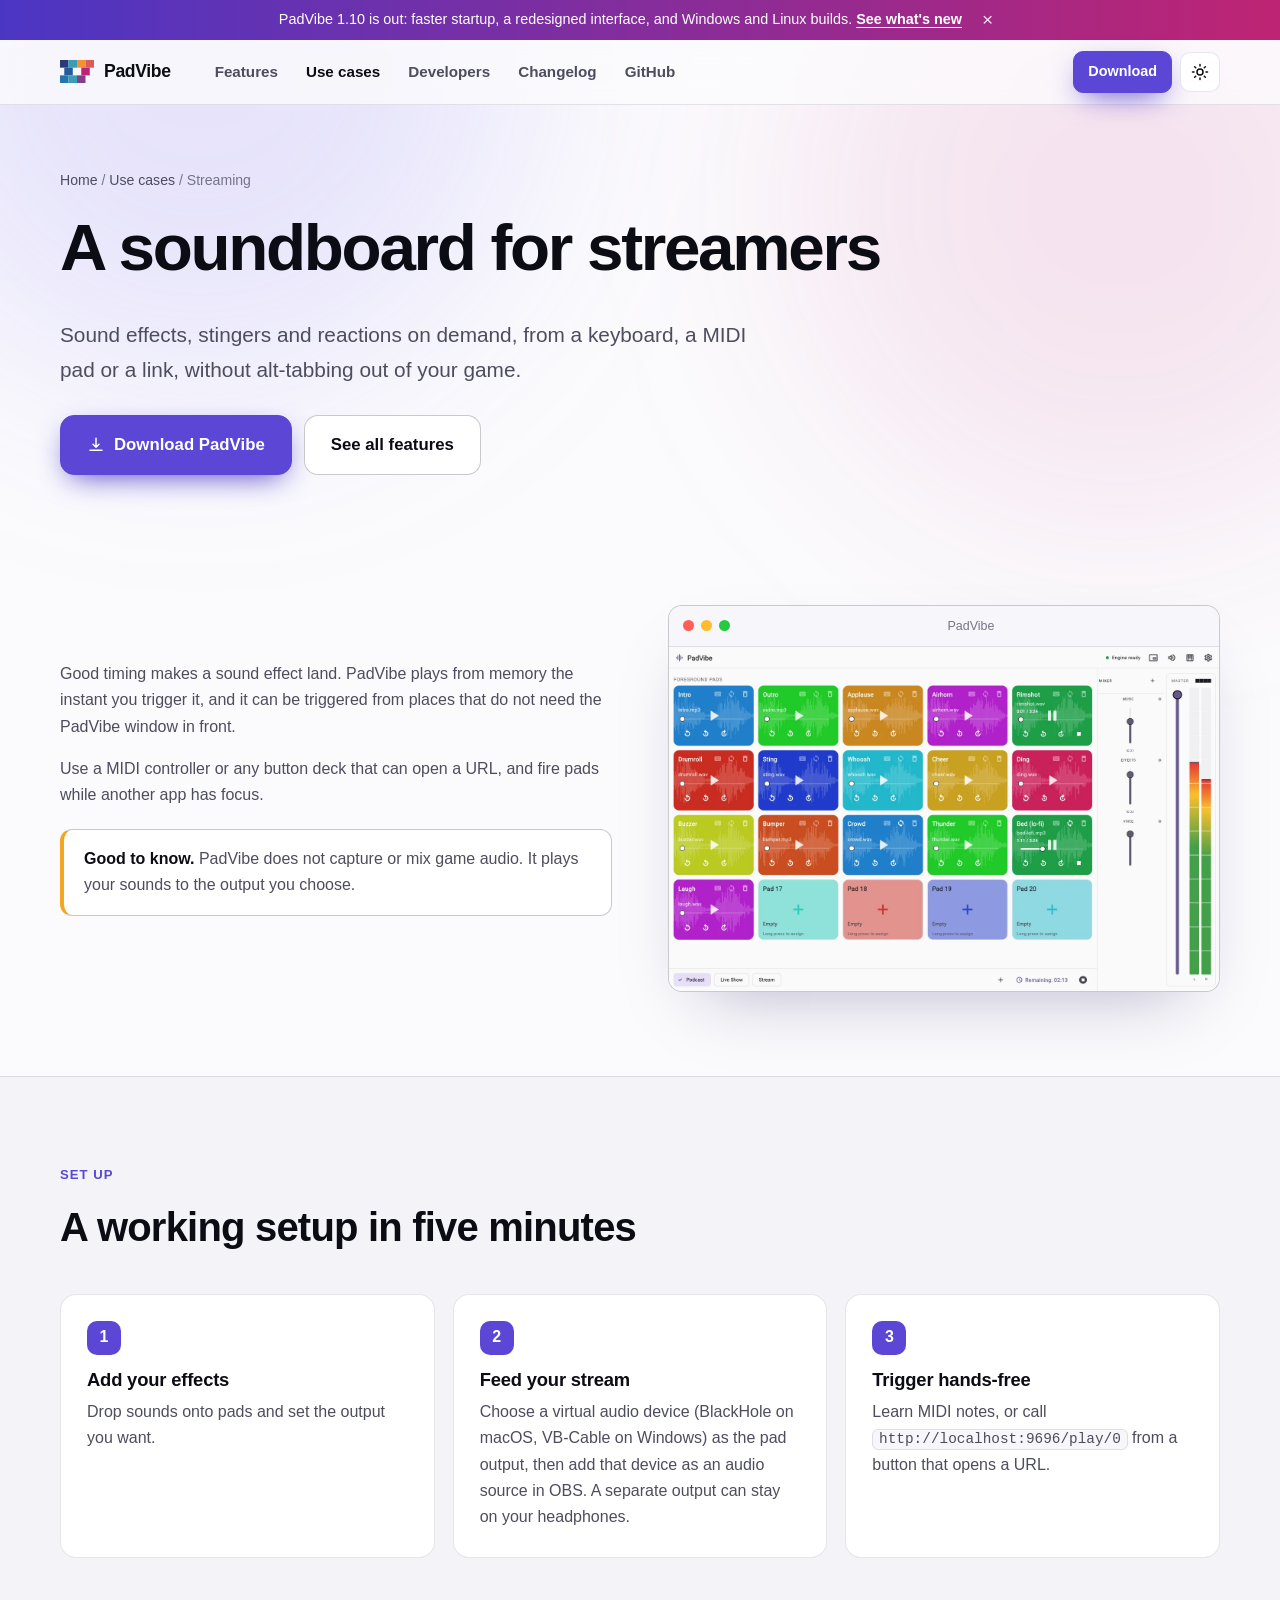
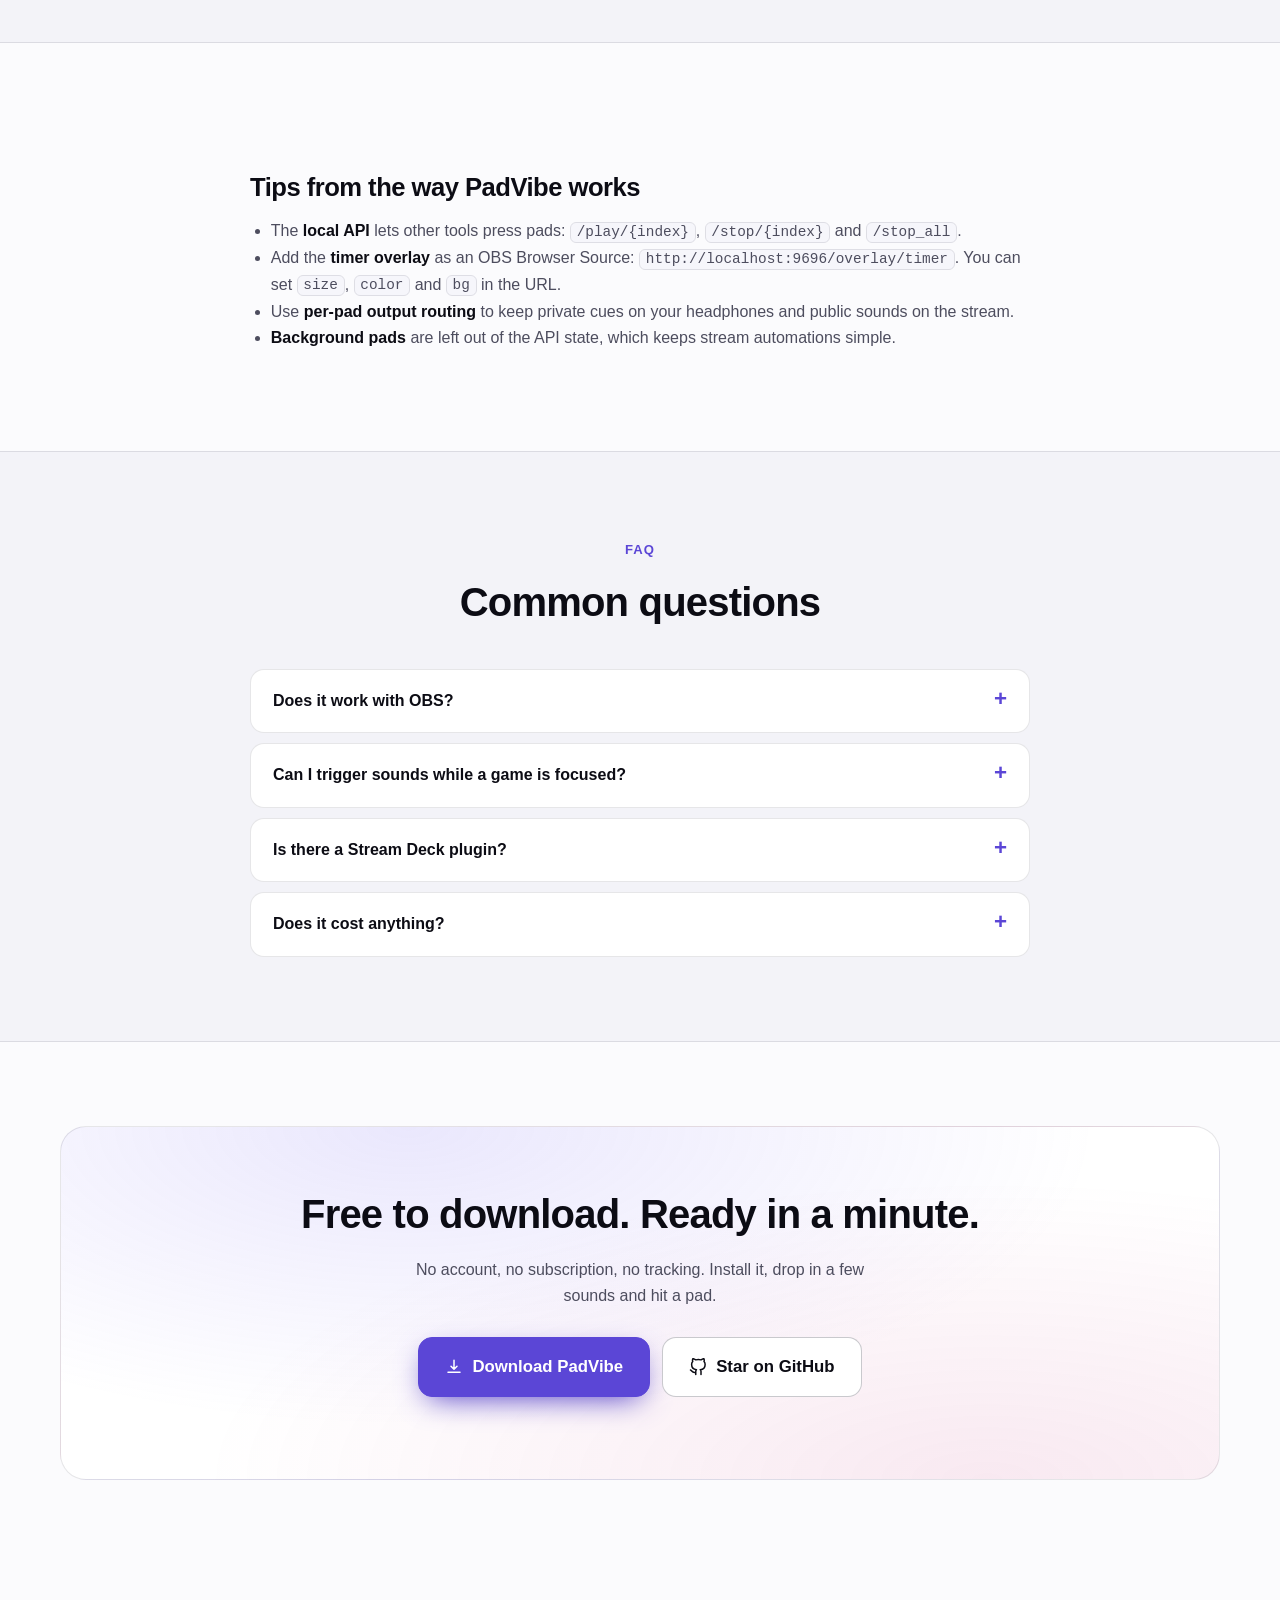
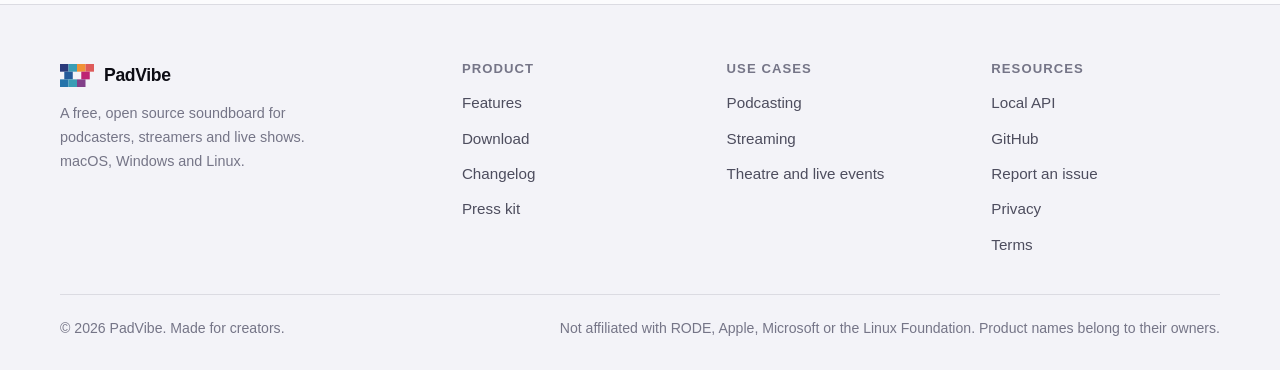
<file: use-cases/streaming/index.html>
<!doctype html>
<html lang="en" data-theme="dark">
<head>
<meta charset="utf-8">
<meta name="viewport" content="width=device-width, initial-scale=1">
<title>Soundboard for Twitch &amp; YouTube Streamers | PadVibe</title>
<meta name="description" content="A free soundboard for streamers. Trigger sound effects from keys, a MIDI pad or a URL, send them into OBS with a virtual audio device, and show a countdown overlay.">
<meta name="robots" content="index, follow, max-image-preview:large">
<link rel="canonical" href="https://padvibe.pro26.in/use-cases/streaming/">
<meta name="theme-color" content="#09090b">
<meta name="color-scheme" content="dark light">
<link rel="icon" href="/favicon.ico" sizes="48x48">
<link rel="icon" href="/assets/icons/favicon.svg" type="image/svg+xml">
<link rel="apple-touch-icon" href="/assets/icons/apple-touch-icon.png">
<link rel="manifest" href="/manifest.webmanifest">
<meta property="og:type" content="website">
<meta property="og:site_name" content="PadVibe">
<meta property="og:title" content="Soundboard for Twitch &amp; YouTube Streamers | PadVibe">
<meta property="og:description" content="A free soundboard for streamers. Trigger sound effects from keys, a MIDI pad or a URL, send them into OBS with a virtual audio device, and show a countdown overlay.">
<meta property="og:url" content="https://padvibe.pro26.in/use-cases/streaming/">
<meta property="og:image" content="https://padvibe.pro26.in/assets/og/streaming.png">
<meta property="og:image:width" content="1200">
<meta property="og:image:height" content="630">
<meta property="og:image:alt" content="PadVibe: colourful sound pads, mixer faders and level meters">
<meta property="og:locale" content="en_US">
<meta name="twitter:card" content="summary_large_image">
<meta name="twitter:title" content="Soundboard for Twitch &amp; YouTube Streamers | PadVibe">
<meta name="twitter:description" content="A free soundboard for streamers. Trigger sound effects from keys, a MIDI pad or a URL, send them into OBS with a virtual audio device, and show a countdown overlay.">
<meta name="twitter:image" content="https://padvibe.pro26.in/assets/og/streaming.png">
<script>(function(){var t=null;try{t=localStorage.getItem('pv-theme')}catch(e){}if(!t){t=window.matchMedia&&window.matchMedia('(prefers-color-scheme: light)').matches?'light':'dark'}document.documentElement.setAttribute('data-theme',t)})()</script>
<link rel="preload" href="/assets/site.dc52f754ee.css" as="style">
<link rel="stylesheet" href="/assets/site.dc52f754ee.css">
<script type="application/ld+json">{"@context":"https://schema.org","@type":"BreadcrumbList","itemListElement":[{"@type":"ListItem","position":1,"name":"Home","item":"https://padvibe.pro26.in/"},{"@type":"ListItem","position":2,"name":"Use cases","item":"https://padvibe.pro26.in/use-cases/"},{"@type":"ListItem","position":3,"name":"Streaming","item":"https://padvibe.pro26.in/use-cases/streaming/"}]}</script>
<script type="application/ld+json">{"@context":"https://schema.org","@type":"FAQPage","mainEntity":[{"@type":"Question","name":"Does it work with OBS?","acceptedAnswer":{"@type":"Answer","text":"Yes. Send PadVibe to a virtual audio device and capture that device in OBS, or capture the output device directly. The countdown overlay runs as a Browser Source."}},{"@type":"Question","name":"Can I trigger sounds while a game is focused?","acceptedAnswer":{"@type":"Answer","text":"Use a MIDI controller or the local API. Keyboard keys work when the PadVibe window is active."}},{"@type":"Question","name":"Is there a Stream Deck plugin?","acceptedAnswer":{"@type":"Answer","text":"There is no plugin. Anything that can open a URL can control PadVibe through the local API."}},{"@type":"Question","name":"Does it cost anything?","acceptedAnswer":{"@type":"Answer","text":"No. It is free and open source."}}]}</script>
</head>
<body>
<div class="glow" aria-hidden="true"></div>
<a class="skip" href="#main">Skip to content</a>
<div class="announce" id="announce" data-id="1.10"><div class="container"><span><span class="long">PadVibe 1.10 is out: faster startup, a redesigned interface, and Windows and Linux builds.</span><span class="short">PadVibe 1.10 is out.</span> <a href="/changelog/">See what's new</a></span><button type="button" aria-label="Dismiss announcement">&times;</button></div></div>
<header class="site-header"><div class="container">
<a class="brand" href="/" aria-label="PadVibe home"><img src="/assets/icons/logo-mark.svg" width="34" height="23" alt="">PadVibe</a>
<nav class="nav" id="nav" aria-label="Main" data-open="false"><a href="/features/">Features</a><a href="/use-cases/" aria-current="page">Use cases</a><a href="/developers/">Developers</a><a href="/changelog/">Changelog</a><a href="https://github.com/shabeer-wms/padvibe" rel="noopener">GitHub</a></nav>
<div class="header-actions">
<a class="btn btn-primary btn-sm" href="/download/">Download</a>
<button class="icon-btn" id="theme-toggle" type="button" aria-label="Toggle light and dark theme"><svg viewBox="0 0 24 24" width="18" height="18" fill="none" stroke="currentColor" stroke-width="2" stroke-linecap="round" stroke-linejoin="round" aria-hidden="true"><circle cx="12" cy="12" r="4"/><path d="M12 2v2m0 16v2M4.900 4.900l1.400 1.400m11.400 11.400 1.400 1.400M2 12h2m16 0h2M4.900 19.100l1.400-1.400M17.700 6.300l1.400-1.400"/></svg></button>
<button class="icon-btn menu-btn" id="menu-btn" type="button" aria-label="Menu" aria-expanded="false" aria-controls="nav"><svg viewBox="0 0 24 24" width="18" height="18" fill="none" stroke="currentColor" stroke-width="2" stroke-linecap="round" stroke-linejoin="round" aria-hidden="true"><path d="M4 6h16M4 12h16M4 18h16"/></svg></button>
</div></div></header>
<main id="main">
<section class="page-hero"><div class="container"><nav class="crumbs" aria-label="Breadcrumb"><a href="/">Home</a> / <a href="/use-cases/">Use cases</a> / <span>Streaming</span></nav>
<h1>A soundboard for streamers</h1><p class="lead">Sound effects, stingers and reactions on demand, from a keyboard, a MIDI pad or a link, without alt-tabbing out of your game.</p>
<div class="cta-row"><a class="btn btn-primary btn-lg" href="/download/"><svg viewBox="0 0 24 24" fill="none" stroke="currentColor" stroke-width="2" stroke-linecap="round" stroke-linejoin="round" aria-hidden="true"><path d="M12 3v12m0 0 4-4m-4 4-4-4M4 19h16"/></svg> Download PadVibe</a><a class="btn btn-lg" href="/features/">See all features</a></div></div></section>
<section class="section"><div class="container"><div class="split">
<div class="prose"><p>Good timing makes a sound effect land. PadVibe plays from memory the instant you trigger it, and it can be triggered from places that do not need the PadVibe window in front.</p><p>Use a MIDI controller or any button deck that can open a URL, and fire pads while another app has focus.</p><div class="callout warn"><strong>Good to know.</strong> PadVibe does not capture or mix game audio. It plays your sounds to the output you choose.</div></div>
<div><div class="window"><div class="window-bar"><i></i><i></i><i></i><span>PadVibe</span></div><img class="shot-dark" src="/assets/img/app-home-dark.webp" srcset="/assets/img/app-home-dark-720.webp 720w, /assets/img/app-home-dark.webp 1440w" sizes="(max-width: 760px) 100vw, 1440px" width="1440" height="900" alt="PadVibe pad grid set up for streaming" loading="lazy" decoding="async"><img class="shot-light" src="/assets/img/app-home-light.webp" srcset="/assets/img/app-home-light-720.webp 720w, /assets/img/app-home-light.webp 1440w" sizes="(max-width: 760px) 100vw, 1440px" width="1440" height="900" alt="PadVibe pad grid set up for streaming" loading="lazy" decoding="async"></div></div></div></div></section>
<section class="section alt"><div class="container"><div class="section-head"><span class="eyebrow">Set up</span><h2>A working setup in five minutes</h2></div>
<div class="steps"><div class="step"><h3>Add your effects</h3><p>Drop sounds onto pads and set the output you want.</p></div><div class="step"><h3>Feed your stream</h3><p>Choose a virtual audio device (BlackHole on macOS, VB-Cable on Windows) as the pad output, then add that device as an audio source in OBS. A separate output can stay on your headphones.</p></div><div class="step"><h3>Trigger hands-free</h3><p>Learn MIDI notes, or call <code>http://localhost:9696/play/0</code> from a button that opens a URL.</p></div></div></div></section>
<section class="section"><div class="narrow prose"><h2>Tips from the way PadVibe works</h2><ul><li>The <strong>local API</strong> lets other tools press pads: <code>/play/{index}</code>, <code>/stop/{index}</code> and <code>/stop_all</code>.</li><li>Add the <strong>timer overlay</strong> as an OBS Browser Source: <code>http://localhost:9696/overlay/timer</code>. You can set <code>size</code>, <code>color</code> and <code>bg</code> in the URL.</li><li>Use <strong>per-pad output routing</strong> to keep private cues on your headphones and public sounds on the stream.</li><li><strong>Background pads</strong> are left out of the API state, which keeps stream automations simple.</li></ul></div></section>
<section class="section alt"><div class="narrow"><div class="section-head center"><span class="eyebrow">FAQ</span><h2>Common questions</h2></div><div class="faq"><details><summary>Does it work with OBS?</summary><div><p>Yes. Send PadVibe to a virtual audio device and capture that device in OBS, or capture the output device directly. The countdown overlay runs as a Browser Source.</p></div></details><details><summary>Can I trigger sounds while a game is focused?</summary><div><p>Use a MIDI controller or the local API. Keyboard keys work when the PadVibe window is active.</p></div></details><details><summary>Is there a Stream Deck plugin?</summary><div><p>There is no plugin. Anything that can open a URL can control PadVibe through the local API.</p></div></details><details><summary>Does it cost anything?</summary><div><p>No. It is free and open source.</p></div></details></div></div></section>
<section class="section"><div class="container"><div class="cta-band">
<h2>Free to download. Ready in a minute.</h2><p>No account, no subscription, no tracking. Install it, drop in a few sounds and hit a pad.</p>
<div class="cta-row"><a class="btn btn-primary btn-lg" href="/download/"><svg viewBox="0 0 24 24" fill="none" stroke="currentColor" stroke-width="2" stroke-linecap="round" stroke-linejoin="round" aria-hidden="true"><path d="M12 3v12m0 0 4-4m-4 4-4-4M4 19h16"/></svg> Download PadVibe</a><a class="btn btn-lg" href="https://github.com/shabeer-wms/padvibe" rel="noopener"><svg viewBox="0 0 24 24" fill="none" stroke="currentColor" stroke-width="2" stroke-linecap="round" stroke-linejoin="round" aria-hidden="true"><path d="M9 19c-5 1.5-5-2.5-7-3m14 6v-3.87a3.37 3.37 0 0 0-.94-2.61c3.14-.35 6.44-1.54 6.44-7A5.44 5.44 0 0 0 20 4.77 5.07 5.07 0 0 0 19.91 1S18.73.65 16 2.48a13.38 13.38 0 0 0-7 0C6.27.65 5.09 1 5.09 1A5.07 5.07 0 0 0 5 4.77a5.44 5.44 0 0 0-1.5 3.78c0 5.42 3.3 6.61 6.44 7A3.37 3.37 0 0 0 9 18.13V22"/></svg> Star on GitHub</a></div>
</div></div></section>
</main>
<footer class="site-footer"><div class="container">
<div class="footer-grid">
<div><a class="brand" href="/"><img src="/assets/icons/logo-mark.svg" width="34" height="23" alt="">PadVibe</a>
<p class="footer-note">A free, open source soundboard for podcasters, streamers and live shows. macOS, Windows and Linux.</p></div>
<div><h4>Product</h4><ul><li><a href="/features/">Features</a></li><li><a href="/download/">Download</a></li><li><a href="/changelog/">Changelog</a></li><li><a href="/press/">Press kit</a></li></ul></div>
<div><h4>Use cases</h4><ul><li><a href="/use-cases/podcasting/">Podcasting</a></li><li><a href="/use-cases/streaming/">Streaming</a></li><li><a href="/use-cases/theatre/">Theatre and live events</a></li></ul></div>
<div><h4>Resources</h4><ul><li><a href="/developers/">Local API</a></li><li><a href="https://github.com/shabeer-wms/padvibe" rel="noopener">GitHub</a></li><li><a href="https://github.com/shabeer-wms/padvibe/issues" rel="noopener">Report an issue</a></li><li><a href="/privacy/">Privacy</a></li><li><a href="/terms/">Terms</a></li></ul></div>
</div>
<div class="footer-bottom"><span>&copy; <span data-year>2026</span> PadVibe. Made for creators.</span><span>Not affiliated with RODE, Apple, Microsoft or the Linux Foundation. Product names belong to their owners.</span></div>
</div></footer>
<script src="/assets/site.4065edfec7.js" defer></script>
</body>
</html>
</file>
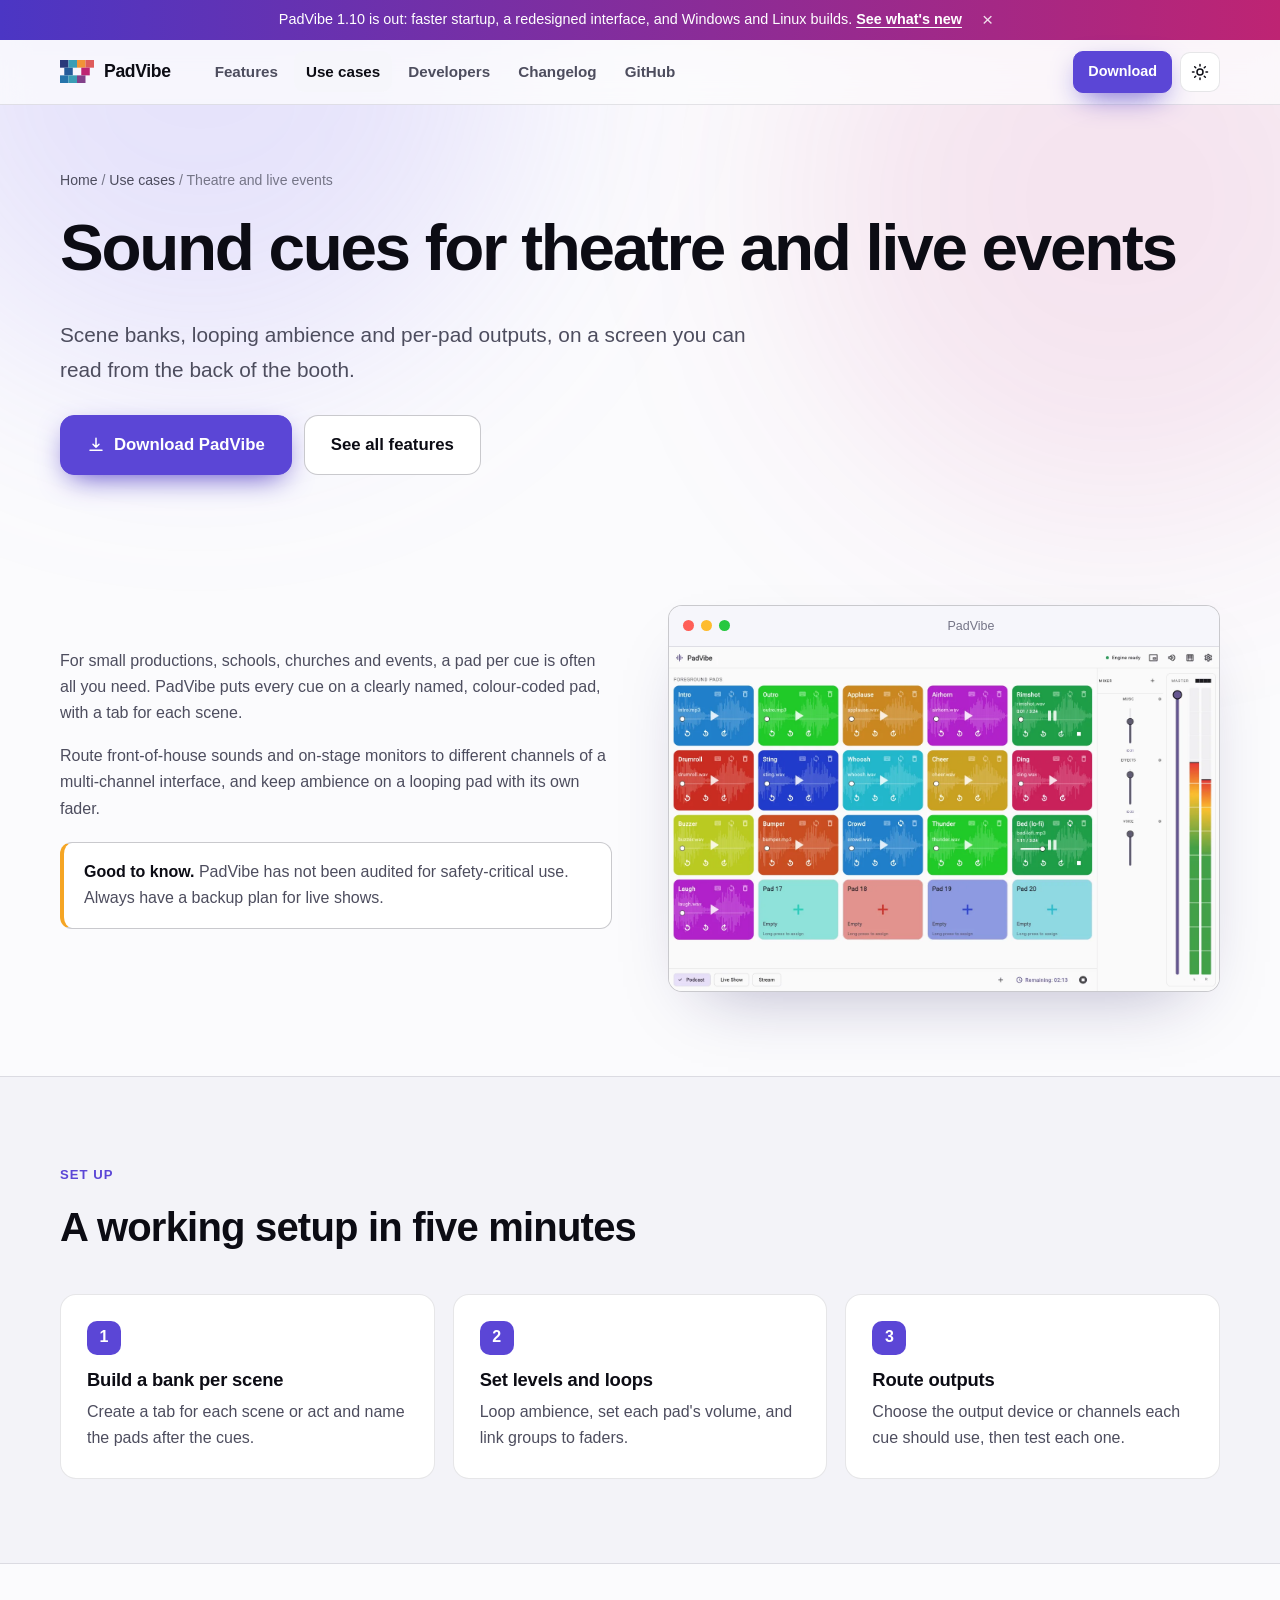
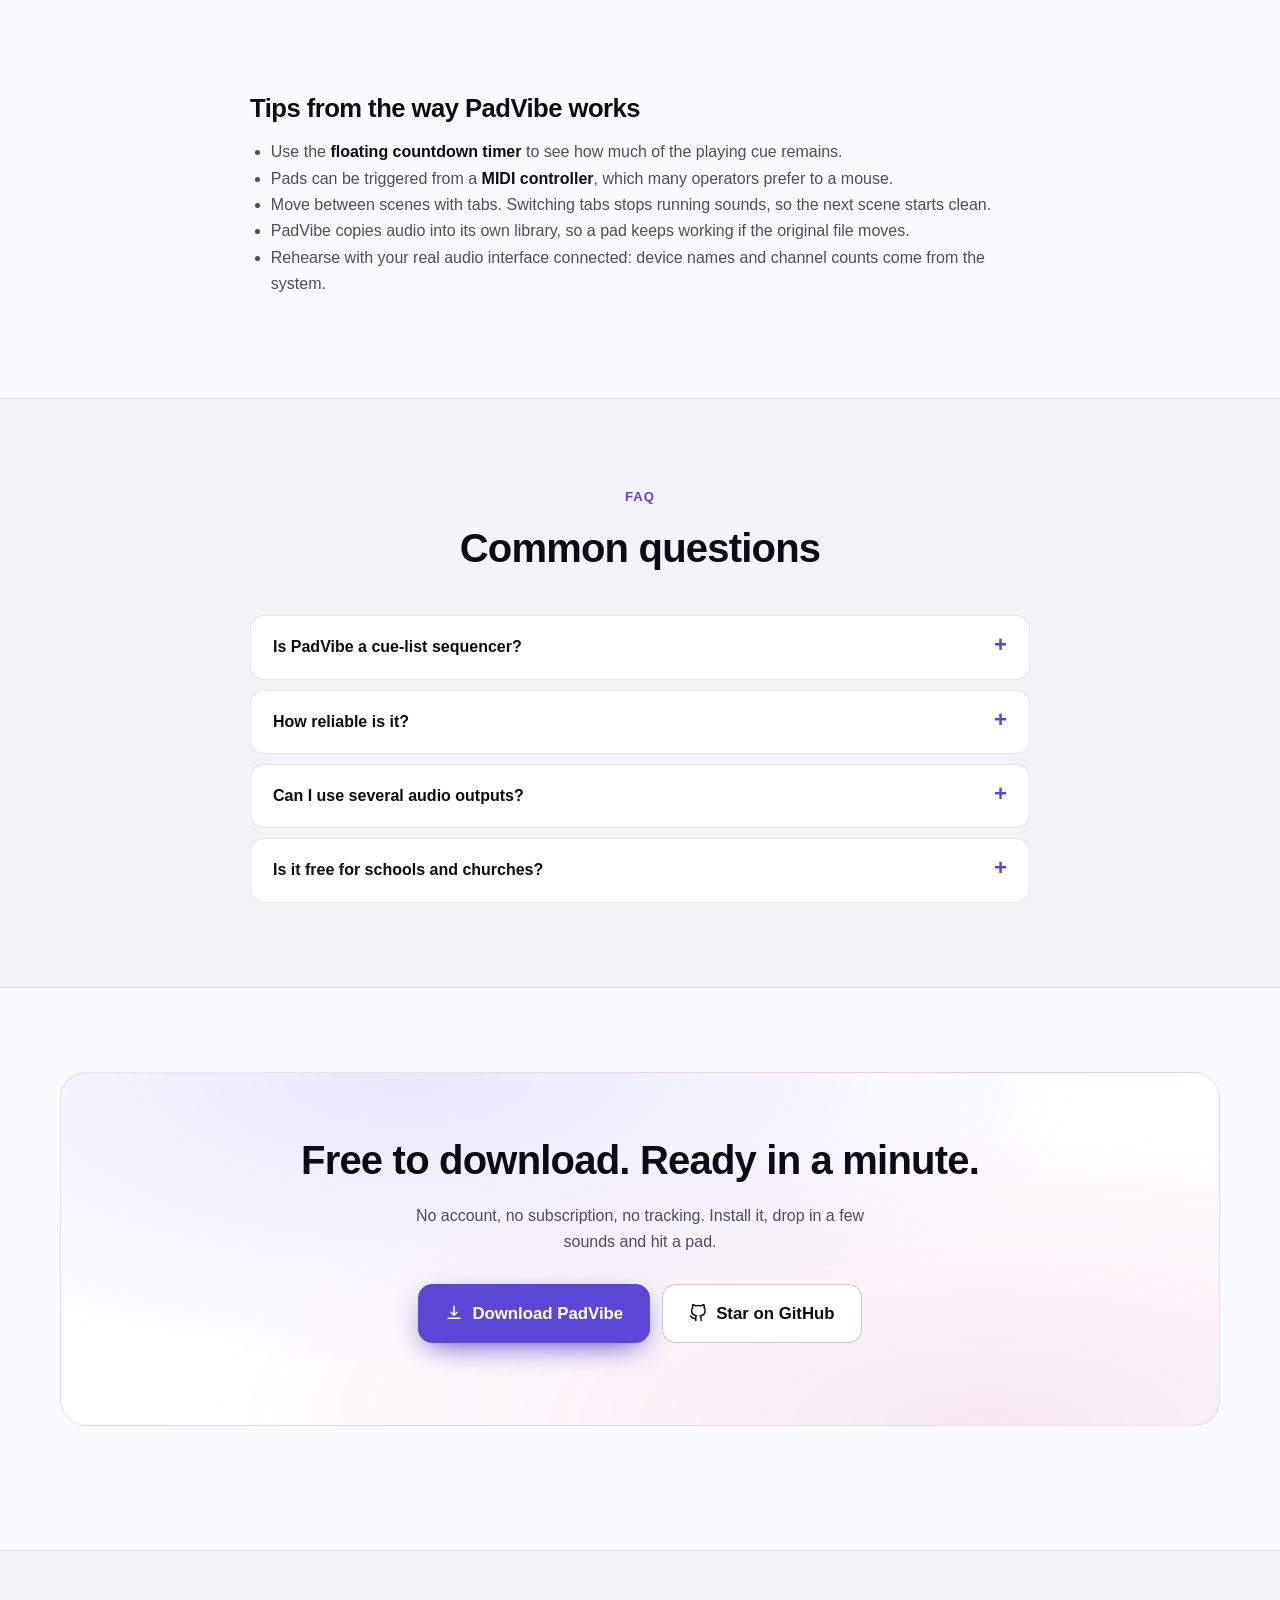
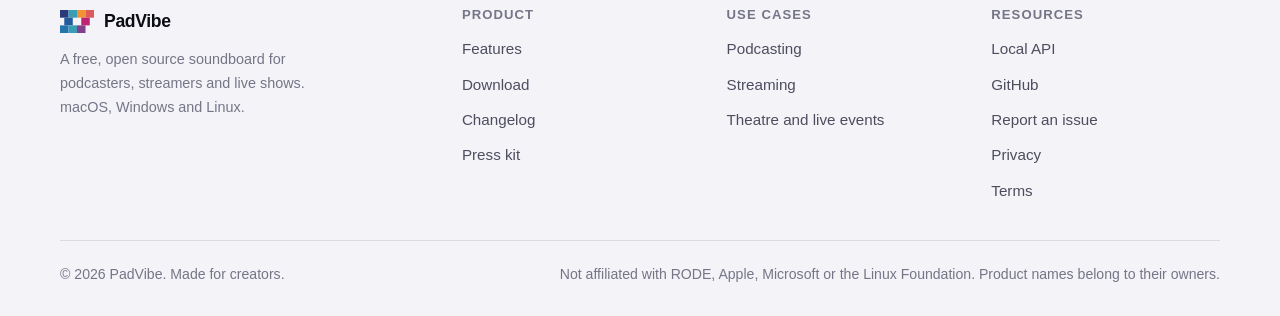
<file: use-cases/theatre/index.html>
<!doctype html>
<html lang="en" data-theme="dark">
<head>
<meta charset="utf-8">
<meta name="viewport" content="width=device-width, initial-scale=1">
<title>Sound Cue Software for Theatre &amp; Live Events | PadVibe</title>
<meta name="description" content="A free pad-based sound player for theatre, schools and live events. Scene banks, a countdown timer, looping beds and per-pad output routing.">
<meta name="robots" content="index, follow, max-image-preview:large">
<link rel="canonical" href="https://padvibe.pro26.in/use-cases/theatre/">
<meta name="theme-color" content="#09090b">
<meta name="color-scheme" content="dark light">
<link rel="icon" href="/favicon.ico" sizes="48x48">
<link rel="icon" href="/assets/icons/favicon.svg" type="image/svg+xml">
<link rel="apple-touch-icon" href="/assets/icons/apple-touch-icon.png">
<link rel="manifest" href="/manifest.webmanifest">
<meta property="og:type" content="website">
<meta property="og:site_name" content="PadVibe">
<meta property="og:title" content="Sound Cue Software for Theatre &amp; Live Events | PadVibe">
<meta property="og:description" content="A free pad-based sound player for theatre, schools and live events. Scene banks, a countdown timer, looping beds and per-pad output routing.">
<meta property="og:url" content="https://padvibe.pro26.in/use-cases/theatre/">
<meta property="og:image" content="https://padvibe.pro26.in/assets/og/theatre.png">
<meta property="og:image:width" content="1200">
<meta property="og:image:height" content="630">
<meta property="og:image:alt" content="PadVibe: colourful sound pads, mixer faders and level meters">
<meta property="og:locale" content="en_US">
<meta name="twitter:card" content="summary_large_image">
<meta name="twitter:title" content="Sound Cue Software for Theatre &amp; Live Events | PadVibe">
<meta name="twitter:description" content="A free pad-based sound player for theatre, schools and live events. Scene banks, a countdown timer, looping beds and per-pad output routing.">
<meta name="twitter:image" content="https://padvibe.pro26.in/assets/og/theatre.png">
<script>(function(){var t=null;try{t=localStorage.getItem('pv-theme')}catch(e){}if(!t){t=window.matchMedia&&window.matchMedia('(prefers-color-scheme: light)').matches?'light':'dark'}document.documentElement.setAttribute('data-theme',t)})()</script>
<link rel="preload" href="/assets/site.dc52f754ee.css" as="style">
<link rel="stylesheet" href="/assets/site.dc52f754ee.css">
<script type="application/ld+json">{"@context":"https://schema.org","@type":"BreadcrumbList","itemListElement":[{"@type":"ListItem","position":1,"name":"Home","item":"https://padvibe.pro26.in/"},{"@type":"ListItem","position":2,"name":"Use cases","item":"https://padvibe.pro26.in/use-cases/"},{"@type":"ListItem","position":3,"name":"Theatre and live events","item":"https://padvibe.pro26.in/use-cases/theatre/"}]}</script>
<script type="application/ld+json">{"@context":"https://schema.org","@type":"FAQPage","mainEntity":[{"@type":"Question","name":"Is PadVibe a cue-list sequencer?","acceptedAnswer":{"@type":"Answer","text":"No. It is a pad-based player: you trigger each cue yourself. There is no timeline or automatic follow-on cue."}},{"@type":"Question","name":"How reliable is it?","acceptedAnswer":{"@type":"Answer","text":"The audio runs in a separate process that PadVibe restarts automatically if it stops responding, and detailed logs are kept. As with any live system, rehearse with your actual setup."}},{"@type":"Question","name":"Can I use several audio outputs?","acceptedAnswer":{"@type":"Answer","text":"Yes. Each pad can use its own output device and, on multi-channel interfaces, its own channels."}},{"@type":"Question","name":"Is it free for schools and churches?","acceptedAnswer":{"@type":"Answer","text":"Yes. PadVibe is free to download and use."}}]}</script>
</head>
<body>
<div class="glow" aria-hidden="true"></div>
<a class="skip" href="#main">Skip to content</a>
<div class="announce" id="announce" data-id="1.10"><div class="container"><span><span class="long">PadVibe 1.10 is out: faster startup, a redesigned interface, and Windows and Linux builds.</span><span class="short">PadVibe 1.10 is out.</span> <a href="/changelog/">See what's new</a></span><button type="button" aria-label="Dismiss announcement">&times;</button></div></div>
<header class="site-header"><div class="container">
<a class="brand" href="/" aria-label="PadVibe home"><img src="/assets/icons/logo-mark.svg" width="34" height="23" alt="">PadVibe</a>
<nav class="nav" id="nav" aria-label="Main" data-open="false"><a href="/features/">Features</a><a href="/use-cases/" aria-current="page">Use cases</a><a href="/developers/">Developers</a><a href="/changelog/">Changelog</a><a href="https://github.com/shabeer-wms/padvibe" rel="noopener">GitHub</a></nav>
<div class="header-actions">
<a class="btn btn-primary btn-sm" href="/download/">Download</a>
<button class="icon-btn" id="theme-toggle" type="button" aria-label="Toggle light and dark theme"><svg viewBox="0 0 24 24" width="18" height="18" fill="none" stroke="currentColor" stroke-width="2" stroke-linecap="round" stroke-linejoin="round" aria-hidden="true"><circle cx="12" cy="12" r="4"/><path d="M12 2v2m0 16v2M4.900 4.900l1.400 1.400m11.400 11.400 1.400 1.400M2 12h2m16 0h2M4.900 19.100l1.400-1.400M17.700 6.300l1.400-1.400"/></svg></button>
<button class="icon-btn menu-btn" id="menu-btn" type="button" aria-label="Menu" aria-expanded="false" aria-controls="nav"><svg viewBox="0 0 24 24" width="18" height="18" fill="none" stroke="currentColor" stroke-width="2" stroke-linecap="round" stroke-linejoin="round" aria-hidden="true"><path d="M4 6h16M4 12h16M4 18h16"/></svg></button>
</div></div></header>
<main id="main">
<section class="page-hero"><div class="container"><nav class="crumbs" aria-label="Breadcrumb"><a href="/">Home</a> / <a href="/use-cases/">Use cases</a> / <span>Theatre and live events</span></nav>
<h1>Sound cues for theatre and live events</h1><p class="lead">Scene banks, looping ambience and per-pad outputs, on a screen you can read from the back of the booth.</p>
<div class="cta-row"><a class="btn btn-primary btn-lg" href="/download/"><svg viewBox="0 0 24 24" fill="none" stroke="currentColor" stroke-width="2" stroke-linecap="round" stroke-linejoin="round" aria-hidden="true"><path d="M12 3v12m0 0 4-4m-4 4-4-4M4 19h16"/></svg> Download PadVibe</a><a class="btn btn-lg" href="/features/">See all features</a></div></div></section>
<section class="section"><div class="container"><div class="split">
<div class="prose"><p>For small productions, schools, churches and events, a pad per cue is often all you need. PadVibe puts every cue on a clearly named, colour-coded pad, with a tab for each scene.</p><p>Route front-of-house sounds and on-stage monitors to different channels of a multi-channel interface, and keep ambience on a looping pad with its own fader.</p><div class="callout warn"><strong>Good to know.</strong> PadVibe has not been audited for safety-critical use. Always have a backup plan for live shows.</div></div>
<div><div class="window"><div class="window-bar"><i></i><i></i><i></i><span>PadVibe</span></div><img class="shot-dark" src="/assets/img/app-home-dark.webp" srcset="/assets/img/app-home-dark-720.webp 720w, /assets/img/app-home-dark.webp 1440w" sizes="(max-width: 760px) 100vw, 1440px" width="1440" height="900" alt="PadVibe pad grid set up for theatre and live events" loading="lazy" decoding="async"><img class="shot-light" src="/assets/img/app-home-light.webp" srcset="/assets/img/app-home-light-720.webp 720w, /assets/img/app-home-light.webp 1440w" sizes="(max-width: 760px) 100vw, 1440px" width="1440" height="900" alt="PadVibe pad grid set up for theatre and live events" loading="lazy" decoding="async"></div></div></div></div></section>
<section class="section alt"><div class="container"><div class="section-head"><span class="eyebrow">Set up</span><h2>A working setup in five minutes</h2></div>
<div class="steps"><div class="step"><h3>Build a bank per scene</h3><p>Create a tab for each scene or act and name the pads after the cues.</p></div><div class="step"><h3>Set levels and loops</h3><p>Loop ambience, set each pad's volume, and link groups to faders.</p></div><div class="step"><h3>Route outputs</h3><p>Choose the output device or channels each cue should use, then test each one.</p></div></div></div></section>
<section class="section"><div class="narrow prose"><h2>Tips from the way PadVibe works</h2><ul><li>Use the <strong>floating countdown timer</strong> to see how much of the playing cue remains.</li><li>Pads can be triggered from a <strong>MIDI controller</strong>, which many operators prefer to a mouse.</li><li>Move between scenes with tabs. Switching tabs stops running sounds, so the next scene starts clean.</li><li>PadVibe copies audio into its own library, so a pad keeps working if the original file moves.</li><li>Rehearse with your real audio interface connected: device names and channel counts come from the system.</li></ul></div></section>
<section class="section alt"><div class="narrow"><div class="section-head center"><span class="eyebrow">FAQ</span><h2>Common questions</h2></div><div class="faq"><details><summary>Is PadVibe a cue-list sequencer?</summary><div><p>No. It is a pad-based player: you trigger each cue yourself. There is no timeline or automatic follow-on cue.</p></div></details><details><summary>How reliable is it?</summary><div><p>The audio runs in a separate process that PadVibe restarts automatically if it stops responding, and detailed logs are kept. As with any live system, rehearse with your actual setup.</p></div></details><details><summary>Can I use several audio outputs?</summary><div><p>Yes. Each pad can use its own output device and, on multi-channel interfaces, its own channels.</p></div></details><details><summary>Is it free for schools and churches?</summary><div><p>Yes. PadVibe is free to download and use.</p></div></details></div></div></section>
<section class="section"><div class="container"><div class="cta-band">
<h2>Free to download. Ready in a minute.</h2><p>No account, no subscription, no tracking. Install it, drop in a few sounds and hit a pad.</p>
<div class="cta-row"><a class="btn btn-primary btn-lg" href="/download/"><svg viewBox="0 0 24 24" fill="none" stroke="currentColor" stroke-width="2" stroke-linecap="round" stroke-linejoin="round" aria-hidden="true"><path d="M12 3v12m0 0 4-4m-4 4-4-4M4 19h16"/></svg> Download PadVibe</a><a class="btn btn-lg" href="https://github.com/shabeer-wms/padvibe" rel="noopener"><svg viewBox="0 0 24 24" fill="none" stroke="currentColor" stroke-width="2" stroke-linecap="round" stroke-linejoin="round" aria-hidden="true"><path d="M9 19c-5 1.5-5-2.5-7-3m14 6v-3.87a3.37 3.37 0 0 0-.94-2.61c3.14-.35 6.44-1.54 6.44-7A5.44 5.44 0 0 0 20 4.77 5.07 5.07 0 0 0 19.91 1S18.73.65 16 2.48a13.38 13.38 0 0 0-7 0C6.27.65 5.09 1 5.09 1A5.07 5.07 0 0 0 5 4.77a5.44 5.44 0 0 0-1.5 3.78c0 5.42 3.3 6.61 6.44 7A3.37 3.37 0 0 0 9 18.13V22"/></svg> Star on GitHub</a></div>
</div></div></section>
</main>
<footer class="site-footer"><div class="container">
<div class="footer-grid">
<div><a class="brand" href="/"><img src="/assets/icons/logo-mark.svg" width="34" height="23" alt="">PadVibe</a>
<p class="footer-note">A free, open source soundboard for podcasters, streamers and live shows. macOS, Windows and Linux.</p></div>
<div><h4>Product</h4><ul><li><a href="/features/">Features</a></li><li><a href="/download/">Download</a></li><li><a href="/changelog/">Changelog</a></li><li><a href="/press/">Press kit</a></li></ul></div>
<div><h4>Use cases</h4><ul><li><a href="/use-cases/podcasting/">Podcasting</a></li><li><a href="/use-cases/streaming/">Streaming</a></li><li><a href="/use-cases/theatre/">Theatre and live events</a></li></ul></div>
<div><h4>Resources</h4><ul><li><a href="/developers/">Local API</a></li><li><a href="https://github.com/shabeer-wms/padvibe" rel="noopener">GitHub</a></li><li><a href="https://github.com/shabeer-wms/padvibe/issues" rel="noopener">Report an issue</a></li><li><a href="/privacy/">Privacy</a></li><li><a href="/terms/">Terms</a></li></ul></div>
</div>
<div class="footer-bottom"><span>&copy; <span data-year>2026</span> PadVibe. Made for creators.</span><span>Not affiliated with RODE, Apple, Microsoft or the Linux Foundation. Product names belong to their owners.</span></div>
</div></footer>
<script src="/assets/site.4065edfec7.js" defer></script>
</body>
</html>
</file>
<file: assets/site.dc52f754ee.css>
:root{color-scheme:dark;--bg:#09090b;--bg-soft:#0f0f13;--card:#14141a;--card-2:#1a1a22;--border:rgba(255,255,255,0.09);--border-strong:rgba(255,255,255,0.18);--text:#f4f4f6;--muted:#a3a3b2;--faint:#6f6f80;--accent:#9a8cff;--accent-strong:#7c6cf2;--accent-ink:#0b0818;--good:#3ddc84;--shadow:0 30px 80px -30px rgba(0,0,0,0.8);--glow-a:rgba(124,108,242,0.28);--glow-b:rgba(190,36,115,0.2);--p1:#29397a;--p2:#3a9db5;--p3:#f19237;--p4:#de5b5b;--p5:#245b9a;--p6:#be2473;--p7:#2574ab;--p8:#82408a;--radius:16px;--font:-apple-system,BlinkMacSystemFont,"Segoe UI Variable","Segoe UI",Inter,Roboto,"Helvetica Neue",Arial,sans-serif;--mono:ui-monospace,SFMono-Regular,Menlo,Consolas,"Liberation Mono",monospace}:root[data-theme="light"]{color-scheme:light;--bg:#fbfbfd;--bg-soft:#f3f3f8;--card:#ffffff;--card-2:#f6f6fb;--border:rgba(10,10,30,0.1);--border-strong:rgba(10,10,30,0.22);--text:#0c0c14;--muted:#4d4d5e;--faint:#757587;--accent:#5b46d6;--accent-strong:#4b36c4;--accent-ink:#ffffff;--good:#14924d;--shadow:0 30px 70px -35px rgba(30,20,90,0.35);--glow-a:rgba(124,108,242,0.16);--glow-b:rgba(190,36,115,0.1)}*,*::before,*::after{box-sizing:border-box}html{scroll-behavior:smooth;-webkit-text-size-adjust:100%}body{margin:0;background:var(--bg);color:var(--text);font:16px/1.65 var(--font);-webkit-font-smoothing:antialiased;text-rendering:optimizeLegibility}img,svg,video{max-width:100%;height:auto;display:block}a{color:var(--accent);text-decoration:none}a:hover{text-decoration:underline;text-underline-offset:3px}:focus-visible{outline:2px solid var(--accent);outline-offset:3px;border-radius:6px}h1,h2,h3,h4{line-height:1.15;letter-spacing:-0.02em;margin:0 0 0.5em;font-weight:750}h1{font-size:clamp(2.3rem,5.4vw,4.1rem);letter-spacing:-0.035em}h2{font-size:clamp(1.7rem,3.2vw,2.5rem)}h3{font-size:1.15rem;letter-spacing:-0.01em}p{margin:0 0 1em}code,pre,kbd{font-family:var(--mono)}code{font-size:0.9em;background:var(--card-2);border:1px solid var(--border);padding:0.1em 0.4em;border-radius:6px}kbd{font-size:0.85em;background:var(--card-2);border:1px solid var(--border-strong);border-bottom-width:2px;padding:0.05em 0.45em;border-radius:6px}.skip{position:absolute;left:-999px;top:8px;background:var(--accent);color:var(--accent-ink);padding:8px 14px;border-radius:8px;z-index:100}.skip:focus{left:8px}.container{width:min(1160px,100% - 40px);margin-inline:auto}.narrow{width:min(780px,100% - 40px);margin-inline:auto}.glow{position:absolute;inset:0 0 auto 0;height:720px;z-index:-1;overflow:hidden;pointer-events:none}.glow::before,.glow::after{content:"";position:absolute;width:640px;height:640px;border-radius:50%;filter:blur(110px)}.glow::before{left:-120px;top:-260px;background:var(--glow-a)}.glow::after{right:-160px;top:-120px;background:var(--glow-b)}.announce{background:linear-gradient(90deg,var(--accent-strong),#be2473);color:#fff;font-size:0.9rem}.announce .container{display:flex;gap:12px;align-items:center;justify-content:center;padding:8px 0;text-align:center}.announce .short{display:none}.announce a{color:#fff;font-weight:650;text-decoration:underline;text-underline-offset:3px}.announce button{background:none;border:0;color:#fff;font-size:1.2rem;cursor:pointer;line-height:1;padding:2px 8px;opacity:0.85}.site-header{position:sticky;top:0;z-index:50;backdrop-filter:saturate(1.4) blur(14px);background:color-mix(in srgb,var(--bg) 78%,transparent);border-bottom:1px solid var(--border)}.site-header .container{display:flex;align-items:center;gap:20px;height:64px}.brand{display:flex;align-items:center;gap:10px;color:var(--text);font-weight:750;font-size:1.1rem;letter-spacing:-0.02em}.brand:hover{text-decoration:none}.brand img{width:34px;height:auto}.nav{display:flex;align-items:center;gap:4px;margin-left:12px}.nav a{color:var(--muted);padding:8px 12px;border-radius:10px;font-size:0.95rem;font-weight:550}.nav a:hover,.nav a[aria-current="page"]{color:var(--text);background:var(--card-2);text-decoration:none}.header-actions{margin-left:auto;display:flex;align-items:center;gap:8px}.icon-btn{display:inline-grid;place-items:center;width:40px;height:40px;border-radius:10px;border:1px solid var(--border);background:var(--card);color:var(--text);cursor:pointer}.icon-btn:hover{border-color:var(--border-strong)}.menu-btn{display:none}.btn{display:inline-flex;align-items:center;justify-content:center;gap:9px;padding:12px 20px;border-radius:12px;border:1px solid var(--border-strong);background:var(--card);color:var(--text);font-weight:650;font-size:0.98rem;cursor:pointer;transition:transform 0.12s,border-color 0.12s,background 0.12s}.btn:hover{text-decoration:none;border-color:var(--accent);transform:translateY(-1px)}.btn-primary{background:var(--accent);border-color:var(--accent);color:var(--accent-ink);box-shadow:0 10px 30px -10px var(--accent-strong)}.btn-primary:hover{background:var(--accent-strong);border-color:var(--accent-strong);color:#fff}.btn-lg{padding:15px 26px;font-size:1.05rem;border-radius:14px}.btn-sm{padding:8px 14px;font-size:0.9rem;border-radius:10px}.btn svg{width:18px;height:18px}.hero{position:relative;padding:72px 0 40px}.hero-grid{display:grid;grid-template-columns:1.1fr 0.9fr;gap:48px;align-items:center}.eyebrow{display:inline-flex;align-items:center;gap:8px;font-size:0.82rem;font-weight:700;letter-spacing:0.08em;text-transform:uppercase;color:var(--accent);margin-bottom:18px}.pill{display:inline-flex;align-items:center;gap:8px;padding:6px 12px;border-radius:999px;background:var(--card);border:1px solid var(--border);color:var(--muted);font-size:0.85rem;font-weight:550}.pill .dot{width:8px;height:8px;border-radius:50%;background:var(--good);box-shadow:0 0 10px var(--good)}.grad{background:linear-gradient(100deg,var(--accent),#ec6cb4 70%);-webkit-background-clip:text;background-clip:text;color:transparent}.lead{font-size:clamp(1.1rem,1.7vw,1.3rem);color:var(--muted);max-width:40ch}.cta-row{display:flex;flex-wrap:wrap;gap:12px;margin:28px 0 18px}.fine{font-size:0.88rem;color:var(--faint)}.fine a{color:var(--muted)}.padbox{background:linear-gradient(180deg,var(--card),var(--bg-soft));border:1px solid var(--border);border-radius:22px;padding:18px;box-shadow:var(--shadow)}.padbox-head{display:flex;justify-content:space-between;align-items:center;margin-bottom:14px;font-size:0.85rem;color:var(--muted)}.padgrid{display:grid;grid-template-columns:repeat(4,1fr);gap:10px}.pad{position:relative;aspect-ratio:1 / 0.92;border:0;border-radius:14px;color:#fff;font:650 0.82rem/1.2 var(--font);cursor:pointer;padding:10px;display:flex;flex-direction:column;justify-content:space-between;text-align:left;overflow:hidden;transition:transform 0.08s,filter 0.15s;box-shadow:inset 0 -30px 40px -30px rgba(0,0,0,0.35)}.pad:hover{filter:brightness(1.12)}.pad:active,.pad.on{transform:scale(0.95);filter:brightness(1.3);box-shadow:0 0 28px -2px currentColor}.pad kbd{align-self:flex-end;background:rgba(0,0,0,0.28);border-color:rgba(255,255,255,0.25);color:#fff;font-size:0.72rem}.pad .bar{position:absolute;left:0;bottom:0;height:4px;width:0;background:rgba(255,255,255,0.85)}.pad.on .bar{width:100%;transition:width var(--dur,0.8s) linear}.pad-note{margin:12px 2px 0;font-size:0.82rem;color:var(--faint)}.window{border-radius:14px;border:1px solid var(--border-strong);background:var(--card);box-shadow:var(--shadow);overflow:hidden}.window-bar{display:flex;align-items:center;gap:7px;padding:10px 14px;background:var(--card-2);border-bottom:1px solid var(--border)}.window-bar i{width:11px;height:11px;border-radius:50%;background:#ff5f57}.window-bar i:nth-child(2){background:#febc2e}.window-bar i:nth-child(3){background:#28c840}.window-bar span{margin-inline:auto;font-size:0.78rem;color:var(--faint)}.window img{width:100%}.shot-light{display:none}:root[data-theme="light"] .shot-dark{display:none}:root[data-theme="light"] .shot-light{display:block}.hero-shot{margin-top:56px}.section{padding:84px 0}.section.alt{background:var(--bg-soft);border-block:1px solid var(--border)}.section-head{max-width:720px;margin-bottom:44px}.section-head p{color:var(--muted);font-size:1.1rem}.center{text-align:center;margin-inline:auto}.grid{display:grid;gap:18px}.g2{grid-template-columns:repeat(2,1fr)}.g3{grid-template-columns:repeat(3,1fr)}.g4{grid-template-columns:repeat(4,1fr)}.card{background:var(--card);border:1px solid var(--border);border-radius:var(--radius);padding:26px;transition:border-color 0.15s,transform 0.15s}a.card{display:block;color:inherit}a.card:hover,.card.hover:hover{text-decoration:none;border-color:var(--border-strong);transform:translateY(-2px)}.card p{color:var(--muted);margin:0;font-size:0.97rem}.card h3{margin-bottom:8px}.ico{display:grid;place-items:center;width:44px;height:44px;border-radius:12px;margin-bottom:16px;color:#fff}.ico svg{width:22px;height:22px}.more{display:inline-block;margin-top:14px;font-weight:650;font-size:0.95rem}.split{display:grid;grid-template-columns:1fr 1fr;gap:56px;align-items:center}.split.rev>:first-child{order:2}.checks{list-style:none;padding:0;margin:18px 0 0;display:grid;gap:10px}.checks li{position:relative;padding-left:28px;color:var(--muted)}.checks li::before{content:"";position:absolute;left:0;top:0.45em;width:16px;height:16px;border-radius:50%;background:var(--accent);-webkit-mask:url("data:image/svg+xml,%3Csvg xmlns='http://www.w3.org/2000/svg' viewBox='0 0 16 16'%3E%3Cpath d='M6.5 11.5 3 8l1.1-1.1 2.4 2.4 5.4-5.4L13 5z'/%3E%3C/svg%3E") center/contain no-repeat;mask:url("data:image/svg+xml,%3Csvg xmlns='http://www.w3.org/2000/svg' viewBox='0 0 16 16'%3E%3Cpath d='M6.5 11.5 3 8l1.1-1.1 2.4 2.4 5.4-5.4L13 5z'/%3E%3C/svg%3E") center/contain no-repeat}.checks li strong{color:var(--text)}.steps{counter-reset:step;display:grid;grid-template-columns:repeat(3,1fr);gap:18px}.step{position:relative;background:var(--card);border:1px solid var(--border);border-radius:var(--radius);padding:26px}.step::before{counter-increment:step;content:counter(step);display:grid;place-items:center;width:34px;height:34px;border-radius:10px;background:var(--accent);color:var(--accent-ink);font-weight:800;margin-bottom:14px}.step p{color:var(--muted);margin:0}.stats{display:grid;grid-template-columns:repeat(4,1fr);gap:1px;background:var(--border);border:1px solid var(--border);border-radius:var(--radius);overflow:hidden}.stat{background:var(--card);padding:22px}.stat b{display:block;font-size:1.5rem;letter-spacing:-0.02em}.stat span{color:var(--muted);font-size:0.9rem}pre{margin:0;padding:18px 20px;background:#0b0b10;color:#e7e7f2;border:1px solid var(--border);border-radius:14px;overflow-x:auto;font-size:0.88rem;line-height:1.6}:root[data-theme="light"] pre{background:#14141d}.codewrap{position:relative}.copy{position:absolute;top:10px;right:10px;background:rgba(255,255,255,0.08);color:#cfcfe0;border:1px solid rgba(255,255,255,0.15);border-radius:8px;padding:4px 10px;font-size:0.78rem;cursor:pointer}.copy:hover{background:rgba(255,255,255,0.16)}.tok-k{color:#9fb3ff}.tok-s{color:#8fe3a8}.tok-c{color:#7c7c92}.tok-n{color:#ffb86c}.table-wrap{overflow-x:auto;border:1px solid var(--border);border-radius:var(--radius)}table{width:100%;border-collapse:collapse;font-size:0.95rem}th,td{text-align:left;padding:12px 16px;border-bottom:1px solid var(--border);vertical-align:top}th{font-size:0.8rem;text-transform:uppercase;letter-spacing:0.06em;color:var(--faint);background:var(--card-2)}tr:last-child td{border-bottom:0}.faq{display:grid;gap:10px}details{background:var(--card);border:1px solid var(--border);border-radius:14px}summary{cursor:pointer;padding:18px 22px;font-weight:650;list-style:none;display:flex;justify-content:space-between;gap:16px}summary::-webkit-details-marker{display:none}summary::after{content:"+";font-size:1.4rem;line-height:1;color:var(--accent)}details[open] summary::after{content:"–"}details>div{padding:0 22px 20px;color:var(--muted)}details>div p:last-child{margin-bottom:0}.os-card{text-align:left}.os-card .btn{margin-top:16px;width:100%}.os-card .alt{display:block;margin-top:10px;font-size:0.88rem;color:var(--muted)}.os-card.rec{border-color:var(--accent);box-shadow:0 0 0 1px var(--accent) inset}.tag{display:inline-block;font-size:0.72rem;font-weight:700;padding:3px 9px;border-radius:999px;background:var(--accent);color:var(--accent-ink);margin-left:8px;vertical-align:middle}.cta-band{text-align:center;padding:64px 28px;border-radius:26px;border:1px solid var(--border);background:radial-gradient(ellipse at 30% 0%,var(--glow-a),transparent 60%),radial-gradient(ellipse at 80% 100%,var(--glow-b),transparent 60%),var(--card)}.cta-band p{color:var(--muted);max-width:52ch;margin-inline:auto}.cta-band .cta-row{justify-content:center}.crumbs{font-size:0.88rem;color:var(--faint);margin-bottom:18px}.crumbs a{color:var(--muted)}.page-hero{padding:64px 0 28px;position:relative}.page-hero p.lead{max-width:60ch}.prose h2{margin-top:1.8em;font-size:1.6rem}.prose h3{margin-top:1.4em}.prose p,.prose li{color:var(--muted)}.prose ul,.prose ol{padding-left:1.3em}.prose strong{color:var(--text)}.callout{border:1px solid var(--border-strong);border-left:4px solid var(--accent);background:var(--card);border-radius:12px;padding:16px 20px;margin:20px 0;color:var(--muted)}.callout strong{color:var(--text)}.callout.warn{border-left-color:#f5a524}.site-footer{border-top:1px solid var(--border);background:var(--bg-soft);padding:56px 0 30px;margin-top:40px}.footer-grid{display:grid;grid-template-columns:1.6fr repeat(3,1fr);gap:36px}.site-footer h4{font-size:0.82rem;text-transform:uppercase;letter-spacing:0.08em;color:var(--faint);margin-bottom:14px}.site-footer ul{list-style:none;padding:0;margin:0;display:grid;gap:9px}.site-footer li a{color:var(--muted);font-size:0.95rem}.site-footer li a:hover{color:var(--text)}.footer-note{color:var(--faint);font-size:0.9rem;max-width:34ch;margin-top:12px}.footer-bottom{display:flex;flex-wrap:wrap;gap:12px 24px;justify-content:space-between;border-top:1px solid var(--border);margin-top:36px;padding-top:22px;color:var(--faint);font-size:0.88rem}@media (max-width:960px){.hero-grid,.split{grid-template-columns:1fr;gap:36px}.split.rev>:first-child{order:0}.g3,.steps{grid-template-columns:1fr 1fr}.g4,.stats{grid-template-columns:1fr 1fr}.footer-grid{grid-template-columns:1fr 1fr}.lead{max-width:none}}@media (max-width:760px){.menu-btn{display:inline-grid}.nav{position:absolute;left:0;right:0;top:64px;flex-direction:column;align-items:stretch;margin:0;padding:12px 20px 20px;background:var(--bg);border-bottom:1px solid var(--border);display:none}.nav[data-open="true"]{display:flex}.nav a{padding:12px;font-size:1.05rem}.header-actions .btn{display:none}.g2,.g3,.steps{grid-template-columns:1fr}.section{padding:60px 0}.hero{padding-top:44px}}@media (max-width:520px){.announce .long{display:none}.announce .short{display:inline}.cta-row .btn{flex:1 1 100%}.padgrid{gap:8px}.footer-grid{grid-template-columns:1fr}.stats{grid-template-columns:1fr}}@media (prefers-reduced-motion:reduce){html{scroll-behavior:auto}*,*::before,*::after{transition:none !important;animation:none !important}}@media print{.site-header,.announce,.site-footer,.glow{display:none}}
</file>
